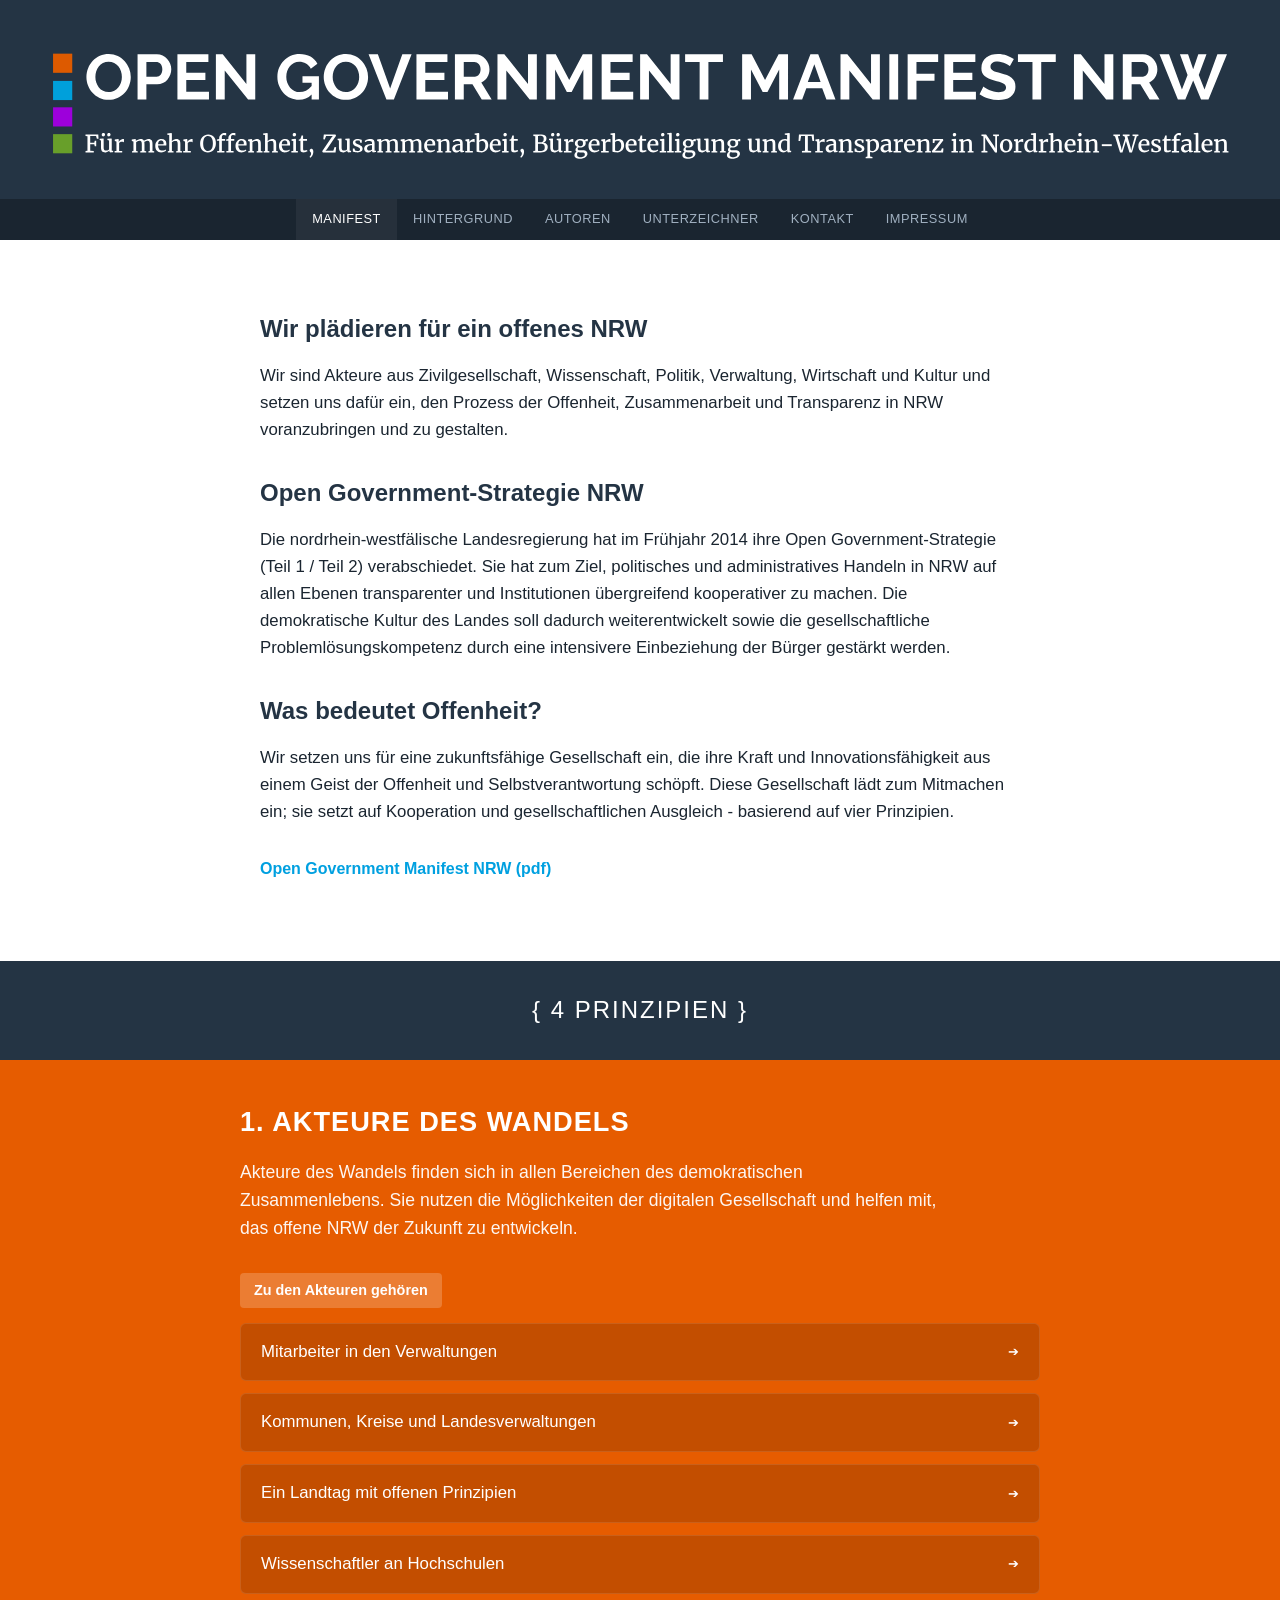
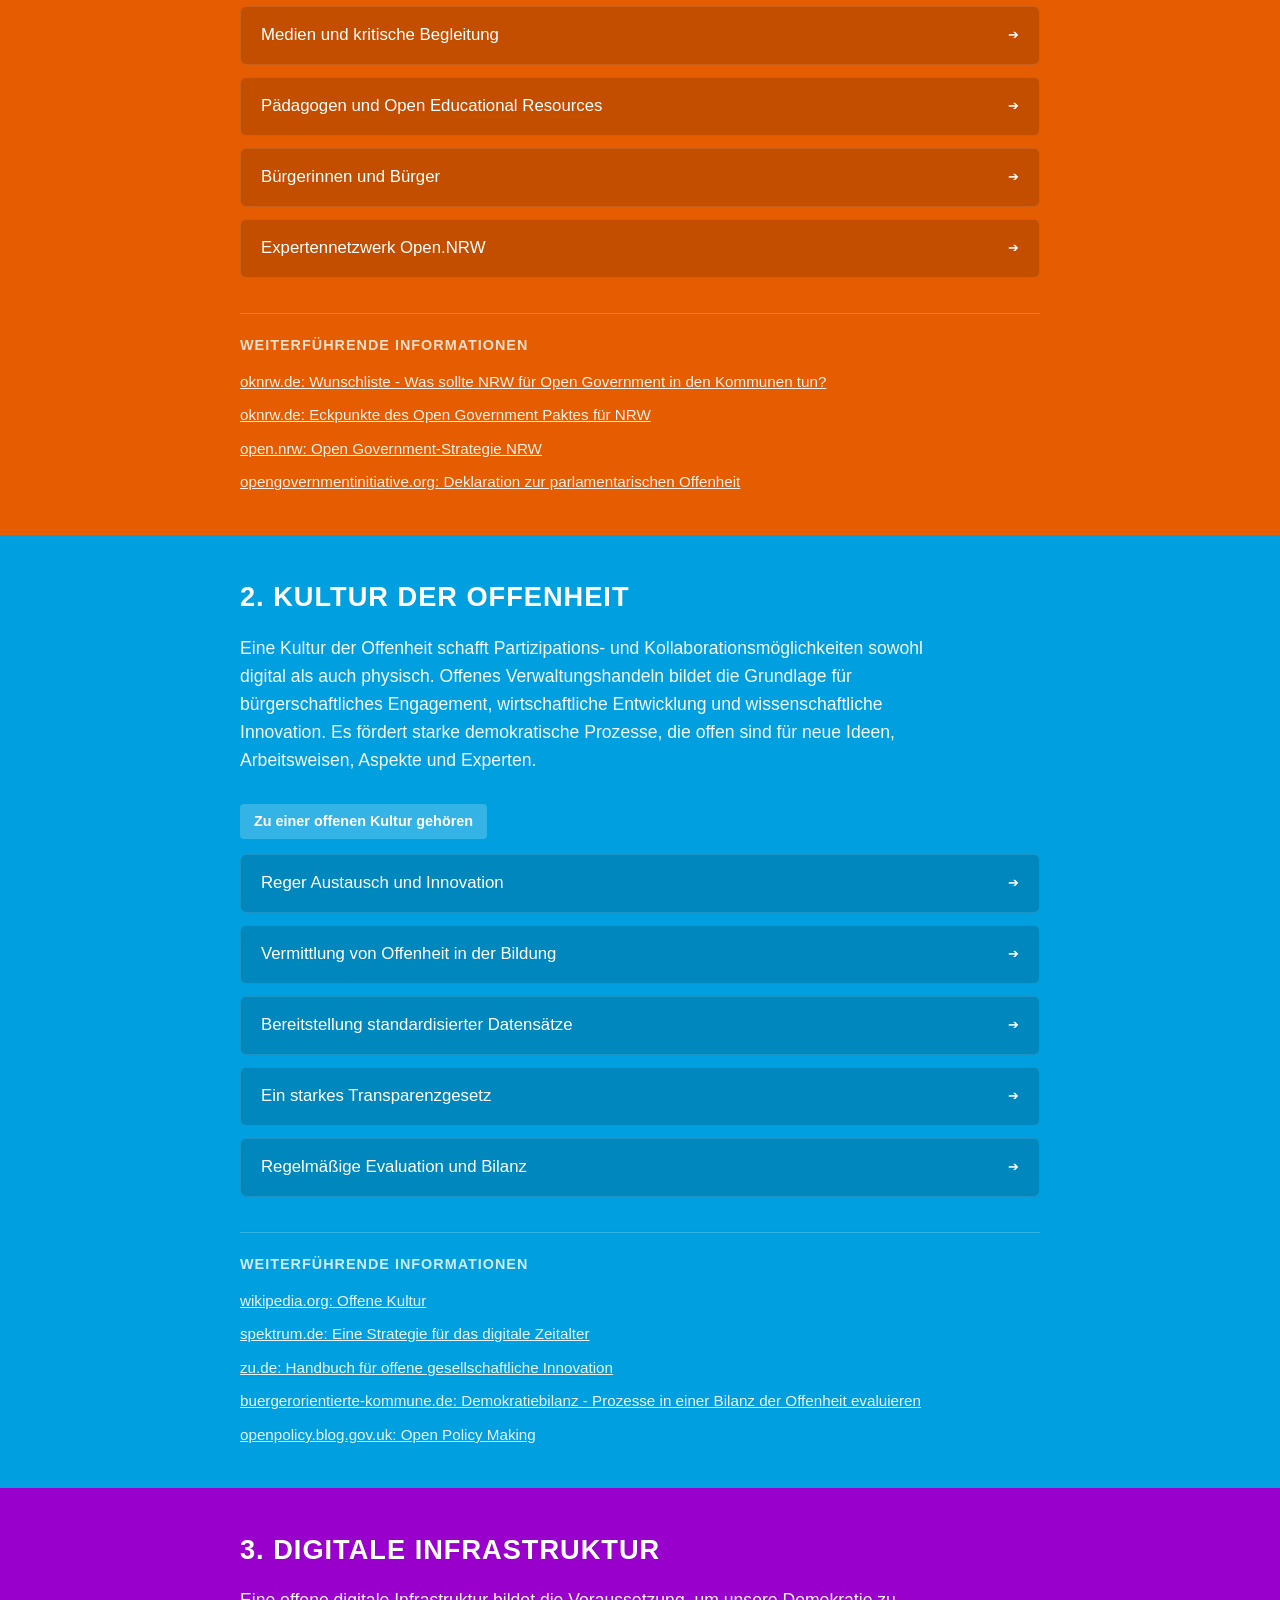
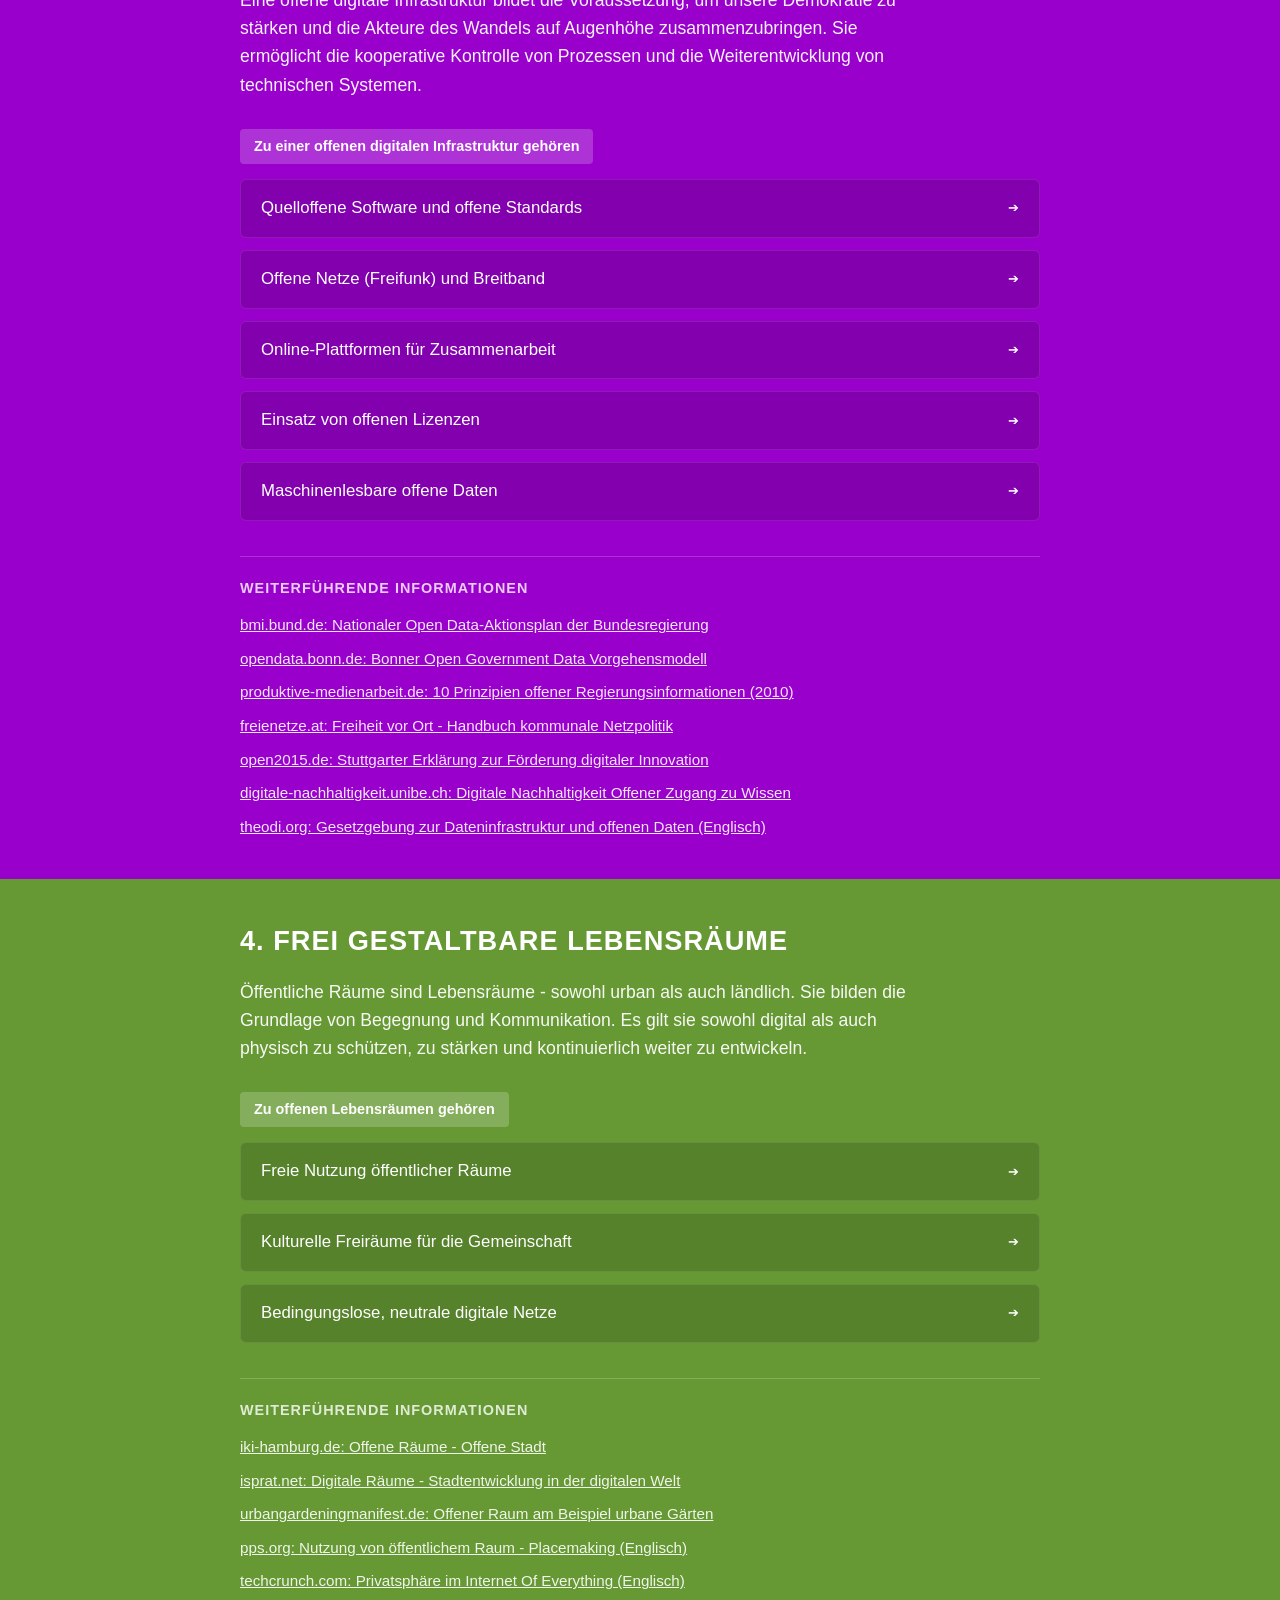
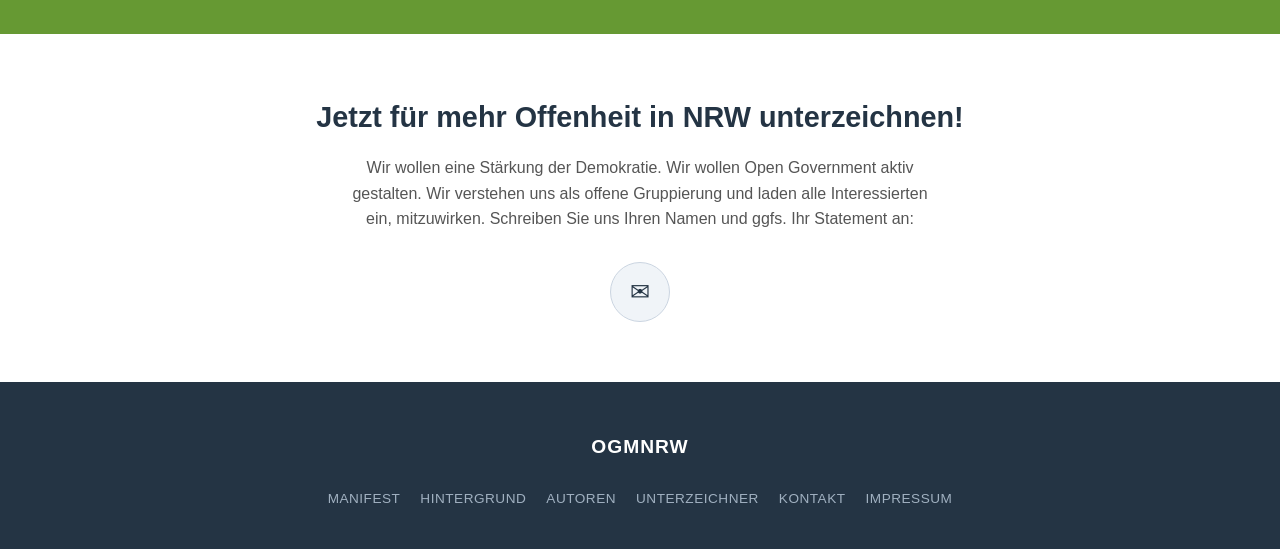
<file: docs/index.html>
<!DOCTYPE html>
<html lang="de">
<head>
    <meta charset="UTF-8">
    <meta name="viewport" content="width=device-width, initial-scale=1.0">
    <title>Open Government Manifest NRW</title>
    <link rel="stylesheet" href="style.css">
</head>
<body>

    <header>
        <a href="index.html"><img src="pics/logo_ogmnrw_5.svg" alt="Open Government Manifest NRW" class="header-logo"></a>
    </header>

    <nav class="page-nav">
        <a href="index.html" class="active">Manifest</a>
        <a href="hintergrund.html">Hintergrund</a>
        <a href="autoren.html">Autoren</a>
        <a href="unterzeichner.html">Unterzeichner</a>
        <a href="kontakt.html">Kontakt</a>
        <a href="impressum.html">Impressum</a>
    </nav>

    <main class="container">
        <section class="intro-section">
            <h2>Wir plädieren für ein offenes NRW</h2>
            <p>Wir sind Akteure aus Zivilgesellschaft, Wissenschaft, Politik, Verwaltung, Wirtschaft und Kultur und setzen uns dafür ein, den Prozess der Offenheit, Zusammenarbeit und Transparenz in NRW voranzubringen und zu gestalten.</p>

            <h2>Open Government-Strategie NRW</h2>
            <p>Die nordrhein-westfälische Landesregierung hat im Frühjahr 2014 ihre Open Government-Strategie (Teil 1 / Teil 2) verabschiedet. Sie hat zum Ziel, politisches und administratives Handeln in NRW auf allen Ebenen transparenter und Institutionen übergreifend kooperativer zu machen. Die demokratische Kultur des Landes soll dadurch weiterentwickelt sowie die gesellschaftliche Problemlösungskompetenz durch eine intensivere Einbeziehung der Bürger gestärkt werden.</p>

            <h2>Was bedeutet Offenheit?</h2>
            <p>Wir setzen uns für eine zukunftsfähige Gesellschaft ein, die ihre Kraft und Innovationsfähigkeit aus einem Geist der Offenheit und Selbstverantwortung schöpft. Diese Gesellschaft lädt zum Mitmachen ein; sie setzt auf Kooperation und gesellschaftlichen Ausgleich - basierend auf vier Prinzipien.</p>

            <a href="https://github.com/OKNRW/Open-Government-Manifest-NRW/blob/master/OpenGovernmentManifest_NRW.pdf" class="download-link" target="_blank" rel="noopener">Open Government Manifest NRW (pdf)</a>
        </section>
    </main>

    <div class="prinzipien-header">
        { 4 PRINZIPIEN }
    </div>

    <section class="prinzip-section p1">
        <div class="prinzip-main-content">
            <h3>1. Akteure des Wandels</h3>
            <p>Akteure des Wandels finden sich in allen Bereichen des demokratischen Zusammenlebens. Sie nutzen die Möglichkeiten der digitalen Gesellschaft und helfen mit, das offene NRW der Zukunft zu entwickeln.</p>
            <div class="prinzip-badge">Zu den Akteuren gehören</div>

            <div class="sub-accordion">
                <div class="sub-accordion-header">Mitarbeiter in den Verwaltungen <span class="sub-accordion-icon">➔</span></div>
                <div class="sub-accordion-body"><div class="sub-accordion-content">Mitarbeiter in den Verwaltungen, die offene Schnittstellen in ihrer Arbeit entwickeln und sich für eine Öffnung der Daten einsetzen sowie diese nach innen und nach außen nutzbar machen und nutzen.</div></div>
            </div>
            <div class="sub-accordion">
                <div class="sub-accordion-header">Kommunen, Kreise und Landesverwaltungen <span class="sub-accordion-icon">➔</span></div>
                <div class="sub-accordion-body"><div class="sub-accordion-content">Kommunen, Kreise und Landesverwaltungen bzw. -einrichtungen, die ihre politischen und administrativen Prozesse öffnen, um Bürger und Wirtschaft einzubeziehen.</div></div>
            </div>
            <div class="sub-accordion">
                <div class="sub-accordion-header">Ein Landtag mit offenen Prinzipien <span class="sub-accordion-icon">➔</span></div>
                <div class="sub-accordion-body"><div class="sub-accordion-content">Ein Landtag, der die in der Deklaration zur parlamentarischen Offenheit definierten Prinzipien als seine eigenen annimmt und in seiner gesamten Organisation aktiv lebt.</div></div>
            </div>
            <div class="sub-accordion">
                <div class="sub-accordion-header">Wissenschaftler an Hochschulen <span class="sub-accordion-icon">➔</span></div>
                <div class="sub-accordion-body"><div class="sub-accordion-content">Wissenschaftler an Hochschulen, die ihre Forschungsdaten offenlegen und in frei zugänglichen Publikationen veröffentlichen.</div></div>
            </div>
            <div class="sub-accordion">
                <div class="sub-accordion-header">Medien und kritische Begleitung <span class="sub-accordion-icon">➔</span></div>
                <div class="sub-accordion-body"><div class="sub-accordion-content">Medien, die den Prozess kritisch begleiten, offene Daten selber nutzen, aufbereiten und der Öffentlichkeit zugänglich machen.</div></div>
            </div>
            <div class="sub-accordion">
                <div class="sub-accordion-header">Pädagogen und Open Educational Resources <span class="sub-accordion-icon">➔</span></div>
                <div class="sub-accordion-body"><div class="sub-accordion-content">Pädagogen, die ihre Lehr- und Lernmaterialien zur freien Verwendung als Open Educational Resource (OER) bereitstellen.</div></div>
            </div>
            <div class="sub-accordion">
                <div class="sub-accordion-header">Bürgerinnen und Bürger <span class="sub-accordion-icon">➔</span></div>
                <div class="sub-accordion-body"><div class="sub-accordion-content">Bürgerinnen und Bürger, die sich für eine demokratische Erneuerung auf den verschiedenen staatlichen Ebenen einsetzen und vielfältigste Kompetenzen einbringen.</div></div>
            </div>
            <div class="sub-accordion">
                <div class="sub-accordion-header">Expertennetzwerk Open.NRW <span class="sub-accordion-icon">➔</span></div>
                <div class="sub-accordion-body"><div class="sub-accordion-content">Das Expertennetzwerk Open.NRW als (kommunales) Kompetenzzentrum für Offenheit in NRW, um die verfügbaren Ressourcen für ein zukunftsfähiges und demokratisches Land transparent zu bündeln.</div></div>
            </div>

            <div class="info-links">
                <h4>Weiterführende Informationen</h4>
                <ul>
                    <li><a href="#">oknrw.de: Wunschliste - Was sollte NRW für Open Government in den Kommunen tun?</a></li>
                    <li><a href="#">oknrw.de: Eckpunkte des Open Government Paktes für NRW</a></li>
                    <li><a href="#">open.nrw: Open Government-Strategie NRW</a></li>
                    <li><a href="#">opengovernmentinitiative.org: Deklaration zur parlamentarischen Offenheit</a></li>
                </ul>
            </div>
        </div>
    </section>

    <section class="prinzip-section p2">
        <div class="prinzip-main-content">
            <h3>2. Kultur der Offenheit</h3>
            <p>Eine Kultur der Offenheit schafft Partizipations- und Kollaborationsmöglichkeiten sowohl digital als auch physisch. Offenes Verwaltungshandeln bildet die Grundlage für bürgerschaftliches Engagement, wirtschaftliche Entwicklung und wissenschaftliche Innovation. Es fördert starke demokratische Prozesse, die offen sind für neue Ideen, Arbeitsweisen, Aspekte und Experten.</p>
            <div class="prinzip-badge">Zu einer offenen Kultur gehören</div>

            <div class="sub-accordion">
                <div class="sub-accordion-header">Reger Austausch und Innovation <span class="sub-accordion-icon">➔</span></div>
                <div class="sub-accordion-body"><div class="sub-accordion-content">Ein reger Austausch zwischen allen Akteuren zur Förderung der Innovation - auch und vor allem in der Verwaltung. Durch Mobilisierung von internem und externem Wissen auf Augenhöhe können Veränderungsprozesse besser und schneller vollzogen werden.</div></div>
            </div>
            <div class="sub-accordion">
                <div class="sub-accordion-header">Vermittlung von Offenheit in der Bildung <span class="sub-accordion-icon">➔</span></div>
                <div class="sub-accordion-body"><div class="sub-accordion-content">Vermittlung von Offenheit, Transparenz, Medienkompetenz, Inklusion und Integration in der Bildung. Die informationelle Selbstbestimmung muss rechtlich und technisch abgesichert werden.</div></div>
            </div>
            <div class="sub-accordion">
                <div class="sub-accordion-header">Bereitstellung standardisierter Datensätze <span class="sub-accordion-icon">➔</span></div>
                <div class="sub-accordion-body"><div class="sub-accordion-content">Die selbstverständliche Bereitstellung von Ergebnissen des Verwaltungshandelns in standardisierten Datensätzen. Die Offenlegung von amtlichen Daten stärkt unsere Demokratie und verringert die Korruption schon im Ansatz. Ergebnisse von Verwaltungsprozessen dürfen nicht verborgen bleiben. Land und Verwaltung haben hier nichts zu verbergen.</div></div>
            </div>
            <div class="sub-accordion">
                <div class="sub-accordion-header">Ein starkes Transparenzgesetz <span class="sub-accordion-icon">➔</span></div>
                <div class="sub-accordion-body"><div class="sub-accordion-content">Ein Transparenzgesetz, damit Verträge zur Daseinsvorsorge, Gutachten, Statistiken, Verwaltungsvorschriften, öffentliche Pläne, Geodaten und vieles mehr für jedermann einfach in einem zentralen und kostenlosen Informationsregister veröffentlicht werden.</div></div>
            </div>
            <div class="sub-accordion">
                <div class="sub-accordion-header">Regelmäßige Evaluation und Bilanz <span class="sub-accordion-icon">➔</span></div>
                <div class="sub-accordion-body"><div class="sub-accordion-content">Eine regelmäßige Evaluation der Prozesse in einer Bilanz der Offenheit, die alle Akteure in ständiger Zusammenarbeit erstellen.</div></div>
            </div>

            <div class="info-links">
                <h4>Weiterführende Informationen</h4>
                <ul>
                    <li><a href="#">wikipedia.org: Offene Kultur</a></li>
                    <li><a href="#">spektrum.de: Eine Strategie für das digitale Zeitalter</a></li>
                    <li><a href="#">zu.de: Handbuch für offene gesellschaftliche Innovation</a></li>
                    <li><a href="#">buergerorientierte-kommune.de: Demokratiebilanz - Prozesse in einer Bilanz der Offenheit evaluieren</a></li>
                    <li><a href="#">openpolicy.blog.gov.uk: Open Policy Making</a></li>
                </ul>
            </div>
        </div>
    </section>

    <section class="prinzip-section p3">
        <div class="prinzip-main-content">
            <h3>3. Digitale Infrastruktur</h3>
            <p>Eine offene digitale Infrastruktur bildet die Voraussetzung, um unsere Demokratie zu stärken und die Akteure des Wandels auf Augenhöhe zusammenzubringen. Sie ermöglicht die kooperative Kontrolle von Prozessen und die Weiterentwicklung von technischen Systemen.</p>
            <div class="prinzip-badge">Zu einer offenen digitalen Infrastruktur gehören</div>

            <div class="sub-accordion">
                <div class="sub-accordion-header">Quelloffene Software und offene Standards <span class="sub-accordion-icon">➔</span></div>
                <div class="sub-accordion-body"><div class="sub-accordion-content">Die Verwendung von quelloffener Software, offenen Schnittstellen und offenen Standards um Interoperabilität, Nachhaltigkeit und Innovationen zu stärken.</div></div>
            </div>
            <div class="sub-accordion">
                <div class="sub-accordion-header">Offene Netze (Freifunk) und Breitband <span class="sub-accordion-icon">➔</span></div>
                <div class="sub-accordion-body"><div class="sub-accordion-content">Die Bereitstellung von offenen Netzen (Freifunk) und der Ausbau des Breitbandnetzes.</div></div>
            </div>
            <div class="sub-accordion">
                <div class="sub-accordion-header">Online-Plattformen für Zusammenarbeit <span class="sub-accordion-icon">➔</span></div>
                <div class="sub-accordion-body"><div class="sub-accordion-content">Die Bereitstellung von Online-Plattformen und Werkzeugen um Dialog, Partizipation und Zusammenarbeit zu fördern.</div></div>
            </div>
            <div class="sub-accordion">
                <div class="sub-accordion-header">Einsatz von offenen Lizenzen <span class="sub-accordion-icon">➔</span></div>
                <div class="sub-accordion-body"><div class="sub-accordion-content">Der Einsatz von offenen Lizenzen, um den Zugang und die Weiterverarbeitung von Bildungs- und Wissensressourcen zu ermöglichen.</div></div>
            </div>
            <div class="sub-accordion">
                <div class="sub-accordion-header">Maschinenlesbare offene Daten <span class="sub-accordion-icon">➔</span></div>
                <div class="sub-accordion-body"><div class="sub-accordion-content">Die Bereitstellung von offenen Daten in strukturierter, maschinenlesbarer Form oder über eine offene Schnittstelle, sodass sie kostenfrei zugänglich sind und weiterverarbeitet und weiterverbreitet werden können.</div></div>
            </div>

            <div class="info-links">
                <h4>Weiterführende Informationen</h4>
                <ul>
                    <li><a href="#">bmi.bund.de: Nationaler Open Data-Aktionsplan der Bundesregierung</a></li>
                    <li><a href="#">opendata.bonn.de: Bonner Open Government Data Vorgehensmodell</a></li>
                    <li><a href="#">produktive-medienarbeit.de: 10 Prinzipien offener Regierungsinformationen (2010)</a></li>
                    <li><a href="#">freienetze.at: Freiheit vor Ort - Handbuch kommunale Netzpolitik</a></li>
                    <li><a href="#">open2015.de: Stuttgarter Erklärung zur Förderung digitaler Innovation</a></li>
                    <li><a href="#">digitale-nachhaltigkeit.unibe.ch: Digitale Nachhaltigkeit Offener Zugang zu Wissen</a></li>
                    <li><a href="#">theodi.org: Gesetzgebung zur Dateninfrastruktur und offenen Daten (Englisch)</a></li>
                </ul>
            </div>
        </div>
    </section>

    <section class="prinzip-section p4">
        <div class="prinzip-main-content">
            <h3>4. Frei gestaltbare Lebensräume</h3>
            <p>Öffentliche Räume sind Lebensräume - sowohl urban als auch ländlich. Sie bilden die Grundlage von Begegnung und Kommunikation. Es gilt sie sowohl digital als auch physisch zu schützen, zu stärken und kontinuierlich weiter zu entwickeln.</p>
            <div class="prinzip-badge">Zu offenen Lebensräumen gehören</div>

            <div class="sub-accordion">
                <div class="sub-accordion-header">Freie Nutzung öffentlicher Räume <span class="sub-accordion-icon">➔</span></div>
                <div class="sub-accordion-body"><div class="sub-accordion-content">Die freie Nutzung von öffentlichen Plätzen und Wegen als Orte der Begegnung ohne kommerziellen Zwang. Sie sind Teil einer lebenswerten und lebendigen Kommune.</div></div>
            </div>
            <div class="sub-accordion">
                <div class="sub-accordion-header">Kulturelle Freiräume für die Gemeinschaft <span class="sub-accordion-icon">➔</span></div>
                <div class="sub-accordion-body"><div class="sub-accordion-content">Kulturelle Freiräume, deren Bedeutung sich nicht nur am monetären Wert ihrer Flächen bemisst, sondern an der Relevanz für die Gemeinschaft.</div></div>
            </div>
            <div class="sub-accordion">
                <div class="sub-accordion-header">Bedingungslose, neutrale digitale Netze <span class="sub-accordion-icon">➔</span></div>
                <div class="sub-accordion-body"><div class="sub-accordion-content">Bedingungslos öffentliche und neutrale digitale Netze und Räume, die den Austausch von Information und die Kommunikation erweitern.</div></div>
            </div>

            <div class="info-links">
                <h4>Weiterführende Informationen</h4>
                <ul>
                    <li><a href="#">iki-hamburg.de: Offene Räume - Offene Stadt</a></li>
                    <li><a href="#">isprat.net: Digitale Räume - Stadtentwicklung in der digitalen Welt</a></li>
                    <li><a href="#">urbangardeningmanifest.de: Offener Raum am Beispiel urbane Gärten</a></li>
                    <li><a href="#">pps.org: Nutzung von öffentlichem Raum - Placemaking (Englisch)</a></li>
                    <li><a href="#">techcrunch.com: Privatsphäre im Internet Of Everything (Englisch)</a></li>
                </ul>
            </div>
        </div>
    </section>

    <section class="cta-section">
        <h2>Jetzt für mehr Offenheit in NRW unterzeichnen!</h2>
        <p>Wir wollen eine Stärkung der Demokratie. Wir wollen Open Government aktiv gestalten. Wir verstehen uns als offene Gruppierung und laden alle Interessierten ein, mitzuwirken. Schreiben Sie uns Ihren Namen und ggfs. Ihr Statement an:</p>
        <a href="mailto:info@oknrw.de" class="mail-icon-btn" aria-label="E-Mail senden">
            ✉
        </a>
    </section>

    <footer>
        <div class="footer-content">
            <div class="footer-logo">
                <div class="logo-bars">
                    <div class="bar orange"></div>
                    <div class="bar blue"></div>
                    <div class="bar purple"></div>
                    <div class="bar green"></div>
                </div>
                <span>OGMNRW</span>
            </div>
            <nav class="footer-links">
                <a href="index.html">Manifest</a>
                <a href="hintergrund.html">Hintergrund</a>
                <a href="autoren.html">Autoren</a>
                <a href="unterzeichner.html">Unterzeichner</a>
                <a href="kontakt.html">Kontakt</a>
                <a href="impressum.html">Impressum</a>
            </nav>
        </div>
    </footer>

    <script src="app.js"></script>
</body>
</html>
</file>
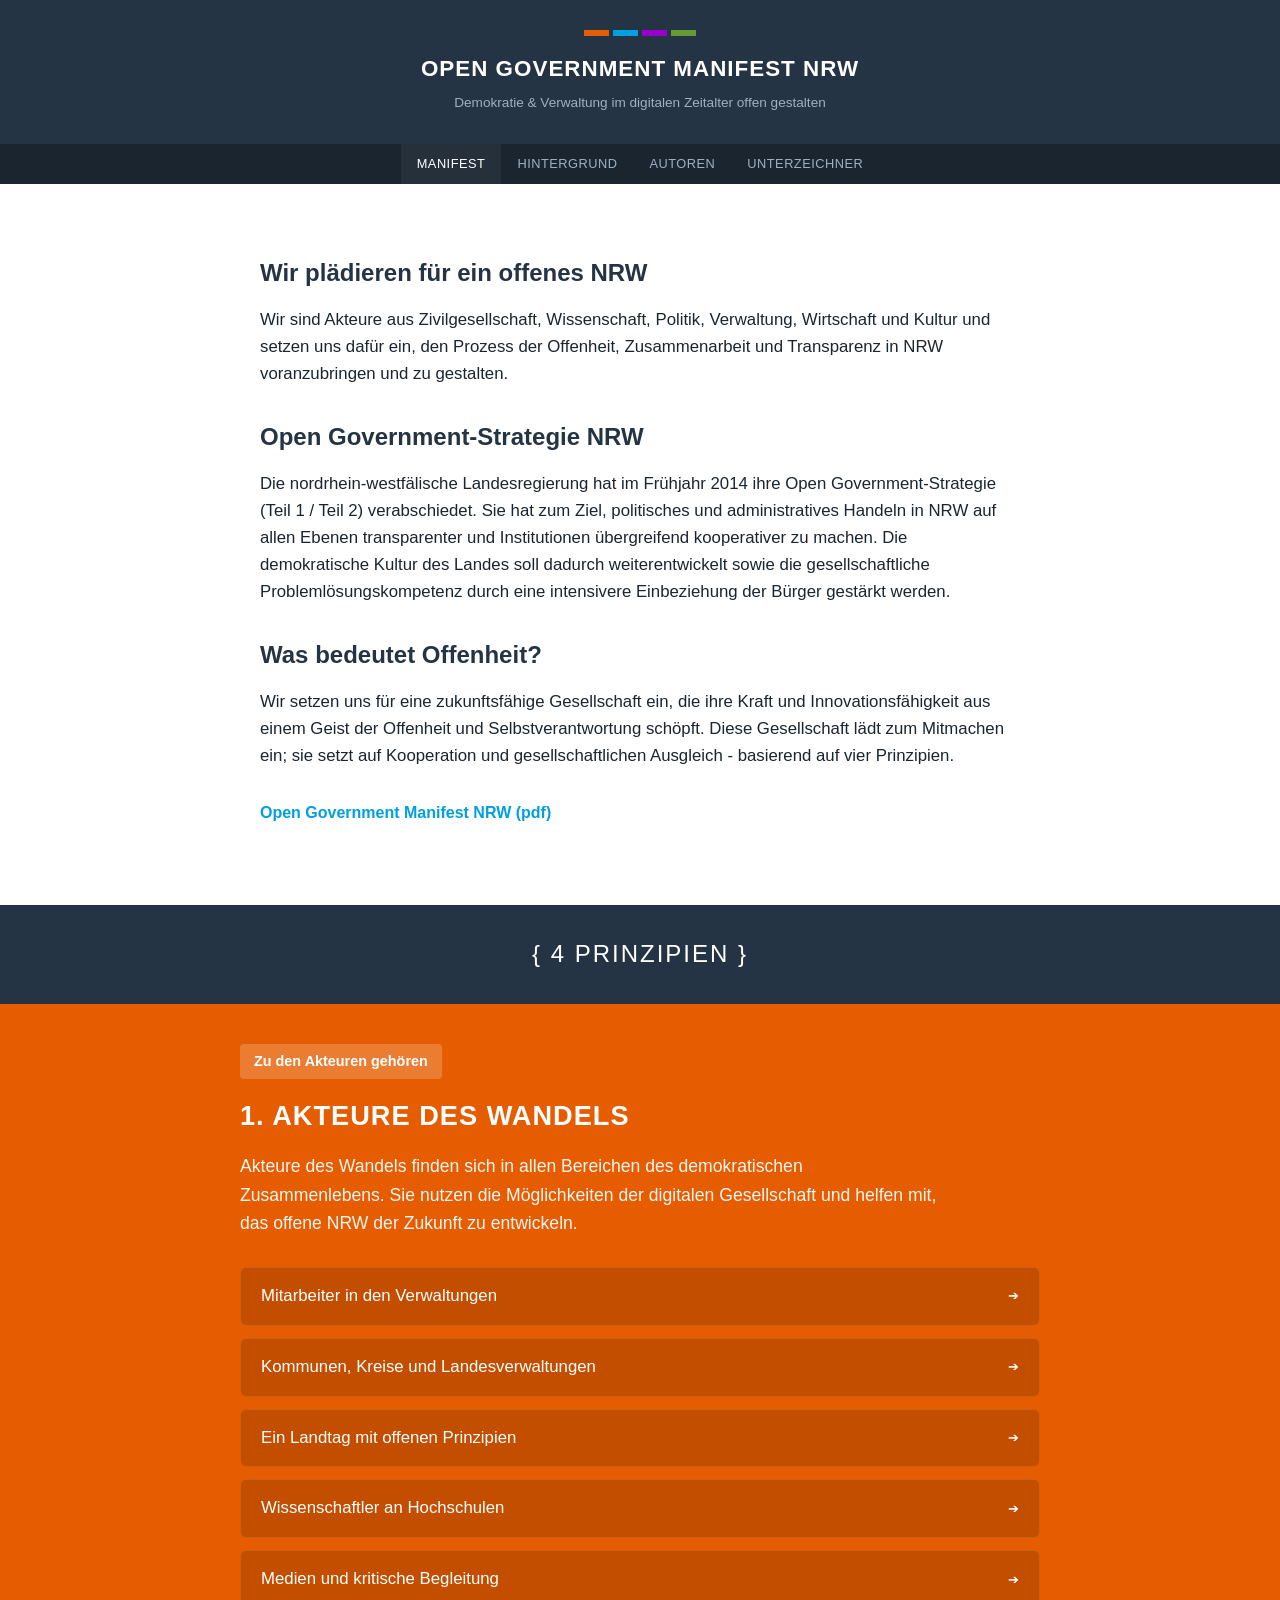
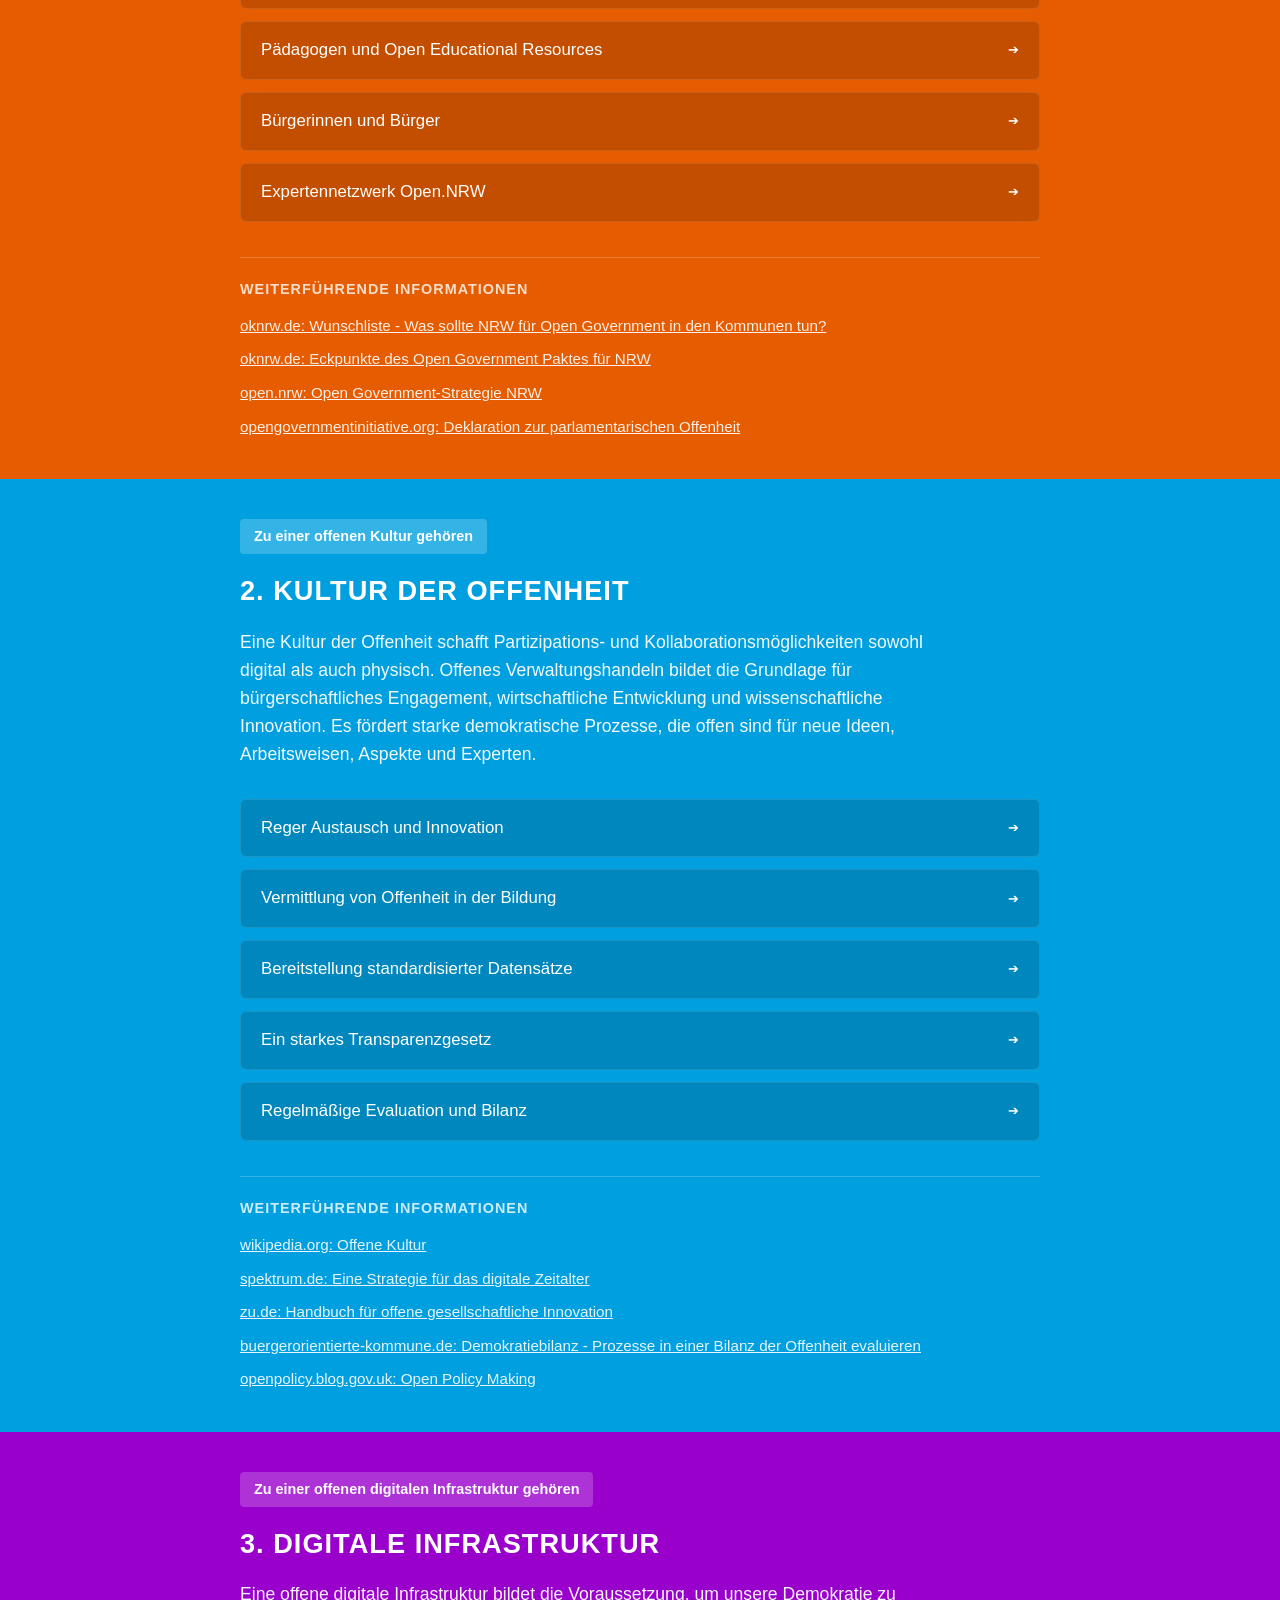
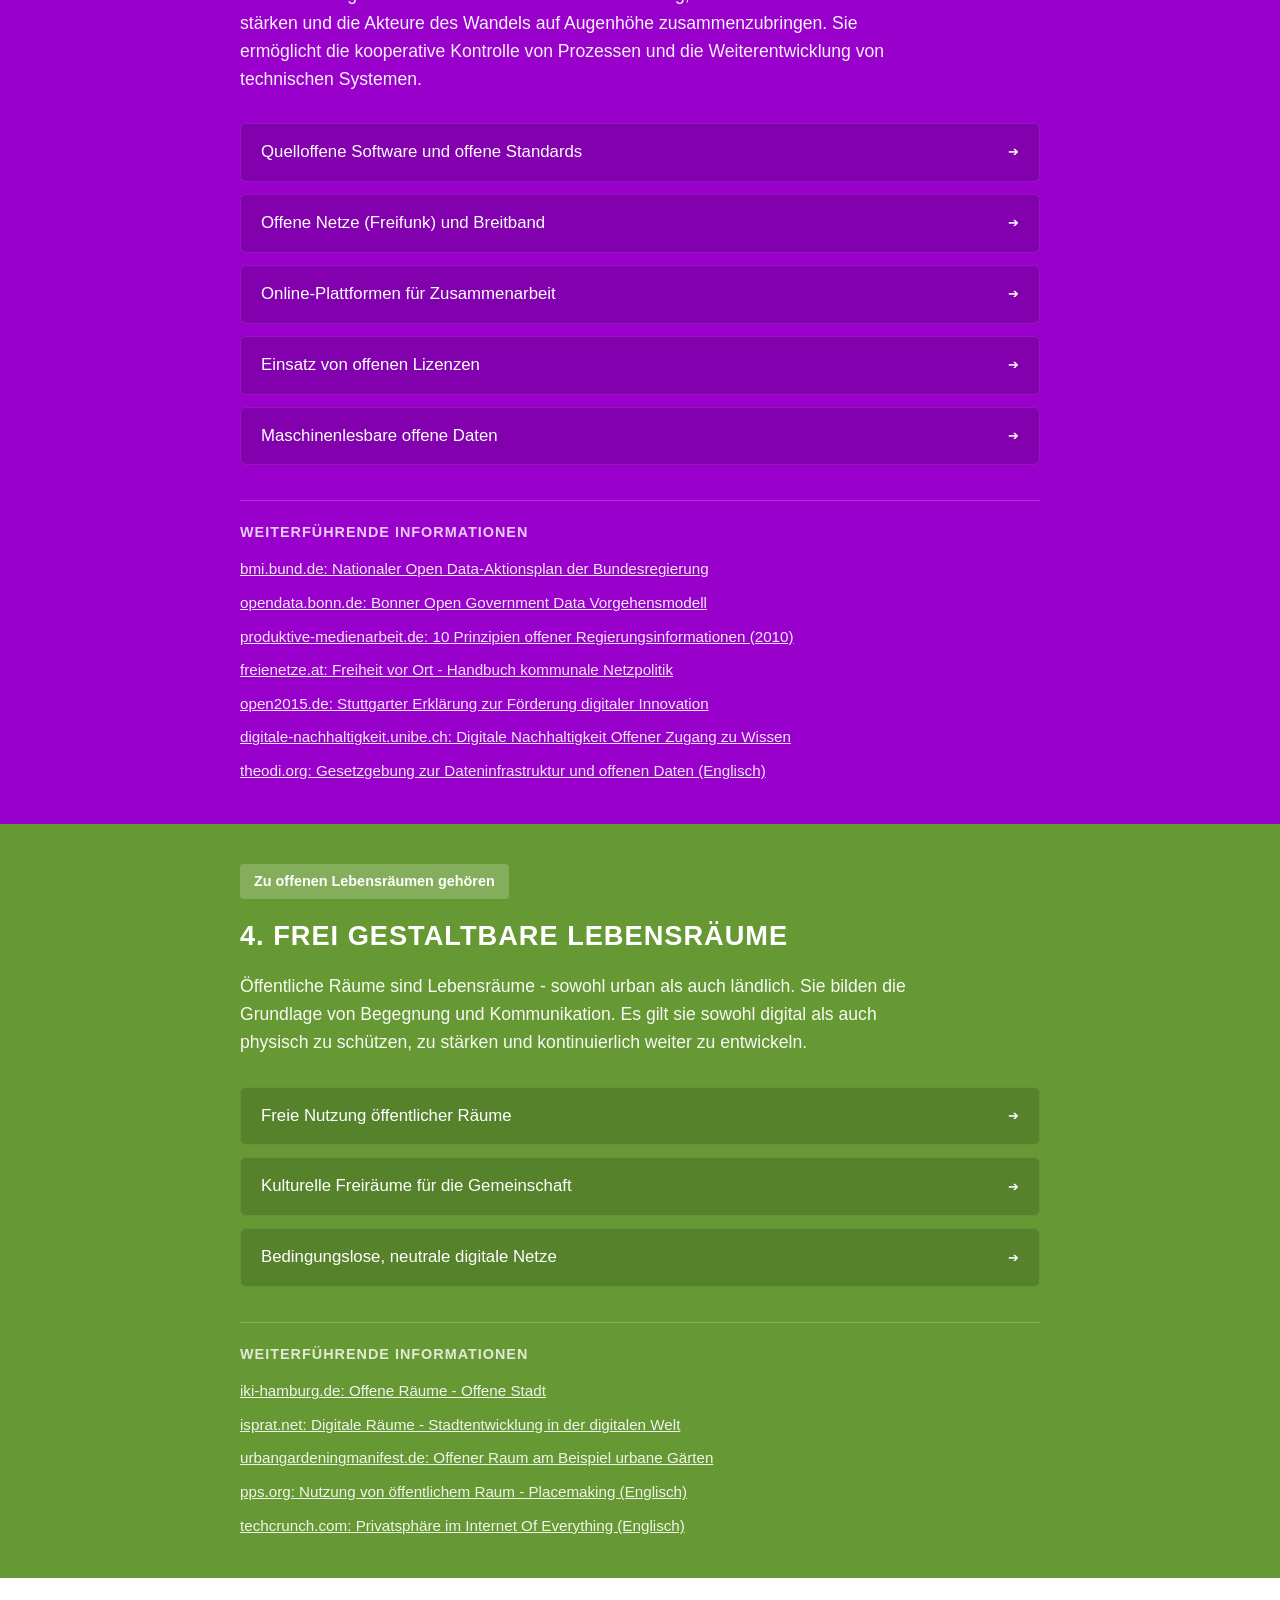
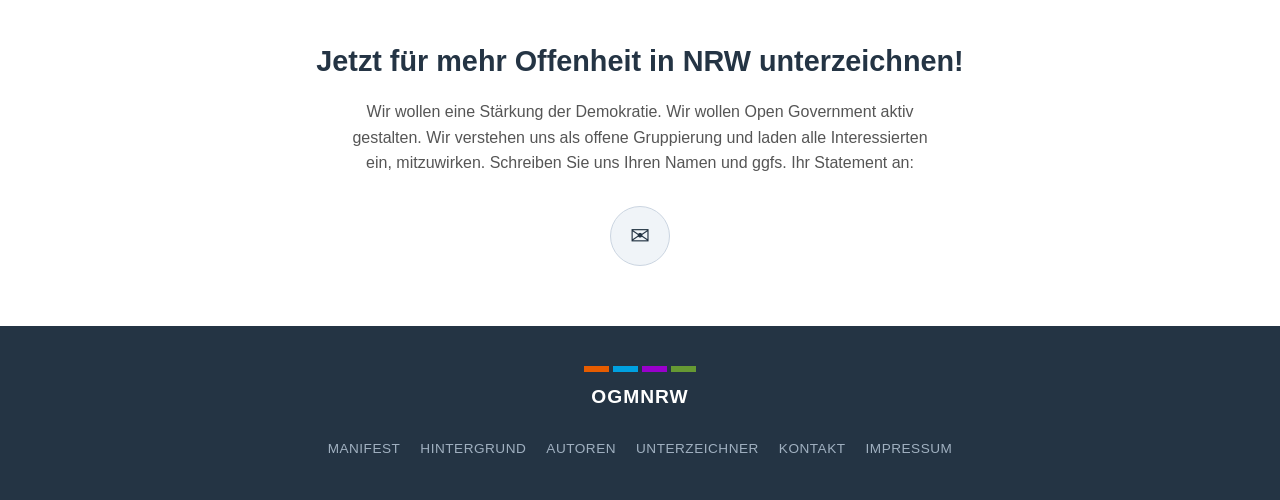
<file: website/index.html>
<!DOCTYPE html>
<html lang="de">
<head>
    <meta charset="UTF-8">
    <meta name="viewport" content="width=device-width, initial-scale=1.0">
    <title>Open Government Manifest NRW</title>
    <link rel="stylesheet" href="style.css">
</head>
<body>

    <header>
        <div class="logo-container">
            <div class="logo-bars">
                <div class="bar orange"></div>
                <div class="bar blue"></div>
                <div class="bar purple"></div>
                <div class="bar green"></div>
            </div>
            <div class="logo-text">
                <h1>Open Government Manifest NRW</h1>
                <p>Demokratie & Verwaltung im digitalen Zeitalter offen gestalten</p>
            </div>
        </div>
    </header>

    <nav class="page-nav">
        <a href="index.html" class="active">Manifest</a>
        <a href="hintergrund.html">Hintergrund</a>
        <a href="autoren.html">Autoren</a>
        <a href="unterzeichner.html">Unterzeichner</a>
    </nav>

    <main class="container">
        <section class="intro-section">
            <h2>Wir plädieren für ein offenes NRW</h2>
            <p>Wir sind Akteure aus Zivilgesellschaft, Wissenschaft, Politik, Verwaltung, Wirtschaft und Kultur und setzen uns dafür ein, den Prozess der Offenheit, Zusammenarbeit und Transparenz in NRW voranzubringen und zu gestalten.</p>

            <h2>Open Government-Strategie NRW</h2>
            <p>Die nordrhein-westfälische Landesregierung hat im Frühjahr 2014 ihre Open Government-Strategie (Teil 1 / Teil 2) verabschiedet. Sie hat zum Ziel, politisches und administratives Handeln in NRW auf allen Ebenen transparenter und Institutionen übergreifend kooperativer zu machen. Die demokratische Kultur des Landes soll dadurch weiterentwickelt sowie die gesellschaftliche Problemlösungskompetenz durch eine intensivere Einbeziehung der Bürger gestärkt werden.</p>

            <h2>Was bedeutet Offenheit?</h2>
            <p>Wir setzen uns für eine zukunftsfähige Gesellschaft ein, die ihre Kraft und Innovationsfähigkeit aus einem Geist der Offenheit und Selbstverantwortung schöpft. Diese Gesellschaft lädt zum Mitmachen ein; sie setzt auf Kooperation und gesellschaftlichen Ausgleich - basierend auf vier Prinzipien.</p>

            <a href="#" class="download-link">Open Government Manifest NRW (pdf)</a>
        </section>
    </main>

    <div class="prinzipien-header">
        { 4 PRINZIPIEN }
    </div>

    <section class="prinzip-section p1">
        <div class="prinzip-main-content">
            <div class="prinzip-badge">Zu den Akteuren gehören</div>
            <h3>1. Akteure des Wandels</h3>
            <p>Akteure des Wandels finden sich in allen Bereichen des demokratischen Zusammenlebens. Sie nutzen die Möglichkeiten der digitalen Gesellschaft und helfen mit, das offene NRW der Zukunft zu entwickeln.</p>

            <div class="sub-accordion">
                <div class="sub-accordion-header">Mitarbeiter in den Verwaltungen <span class="sub-accordion-icon">➔</span></div>
                <div class="sub-accordion-body"><div class="sub-accordion-content">Mitarbeiter in den Verwaltungen, die offene Schnittstellen in ihrer Arbeit entwickeln und sich für eine Öffnung der Daten einsetzen sowie diese nach innen und nach außen nutzbar machen und nutzen.</div></div>
            </div>
            <div class="sub-accordion">
                <div class="sub-accordion-header">Kommunen, Kreise und Landesverwaltungen <span class="sub-accordion-icon">➔</span></div>
                <div class="sub-accordion-body"><div class="sub-accordion-content">Kommunen, Kreise und Landesverwaltungen bzw. -einrichtungen, die ihre politischen und administrativen Prozesse öffnen, um Bürger und Wirtschaft einzubeziehen.</div></div>
            </div>
            <div class="sub-accordion">
                <div class="sub-accordion-header">Ein Landtag mit offenen Prinzipien <span class="sub-accordion-icon">➔</span></div>
                <div class="sub-accordion-body"><div class="sub-accordion-content">Ein Landtag, der die in der Deklaration zur parlamentarischen Offenheit definierten Prinzipien als seine eigenen annimmt und in seiner gesamten Organisation aktiv lebt.</div></div>
            </div>
            <div class="sub-accordion">
                <div class="sub-accordion-header">Wissenschaftler an Hochschulen <span class="sub-accordion-icon">➔</span></div>
                <div class="sub-accordion-body"><div class="sub-accordion-content">Wissenschaftler an Hochschulen, die ihre Forschungsdaten offenlegen und in frei zugänglichen Publikationen veröffentlichen.</div></div>
            </div>
            <div class="sub-accordion">
                <div class="sub-accordion-header">Medien und kritische Begleitung <span class="sub-accordion-icon">➔</span></div>
                <div class="sub-accordion-body"><div class="sub-accordion-content">Medien, die den Prozess kritisch begleiten, offene Daten selber nutzen, aufbereiten und der Öffentlichkeit zugänglich machen.</div></div>
            </div>
            <div class="sub-accordion">
                <div class="sub-accordion-header">Pädagogen und Open Educational Resources <span class="sub-accordion-icon">➔</span></div>
                <div class="sub-accordion-body"><div class="sub-accordion-content">Pädagogen, die ihre Lehr- und Lernmaterialien zur freien Verwendung als Open Educational Resource (OER) bereitstellen.</div></div>
            </div>
            <div class="sub-accordion">
                <div class="sub-accordion-header">Bürgerinnen und Bürger <span class="sub-accordion-icon">➔</span></div>
                <div class="sub-accordion-body"><div class="sub-accordion-content">Bürgerinnen und Bürger, die sich für eine demokratische Erneuerung auf den verschiedenen staatlichen Ebenen einsetzen und vielfältigste Kompetenzen einbringen.</div></div>
            </div>
            <div class="sub-accordion">
                <div class="sub-accordion-header">Expertennetzwerk Open.NRW <span class="sub-accordion-icon">➔</span></div>
                <div class="sub-accordion-body"><div class="sub-accordion-content">Das Expertennetzwerk Open.NRW als (kommunales) Kompetenzzentrum für Offenheit in NRW, um die verfügbaren Ressourcen für ein zukunftsfähiges und demokratisches Land transparent zu bündeln.</div></div>
            </div>

            <div class="info-links">
                <h4>Weiterführende Informationen</h4>
                <ul>
                    <li><a href="#">oknrw.de: Wunschliste - Was sollte NRW für Open Government in den Kommunen tun?</a></li>
                    <li><a href="#">oknrw.de: Eckpunkte des Open Government Paktes für NRW</a></li>
                    <li><a href="#">open.nrw: Open Government-Strategie NRW</a></li>
                    <li><a href="#">opengovernmentinitiative.org: Deklaration zur parlamentarischen Offenheit</a></li>
                </ul>
            </div>
        </div>
    </section>

    <section class="prinzip-section p2">
        <div class="prinzip-main-content">
            <div class="prinzip-badge">Zu einer offenen Kultur gehören</div>
            <h3>2. Kultur der Offenheit</h3>
            <p>Eine Kultur der Offenheit schafft Partizipations- und Kollaborationsmöglichkeiten sowohl digital als auch physisch. Offenes Verwaltungshandeln bildet die Grundlage für bürgerschaftliches Engagement, wirtschaftliche Entwicklung und wissenschaftliche Innovation. Es fördert starke demokratische Prozesse, die offen sind für neue Ideen, Arbeitsweisen, Aspekte und Experten.</p>

            <div class="sub-accordion">
                <div class="sub-accordion-header">Reger Austausch und Innovation <span class="sub-accordion-icon">➔</span></div>
                <div class="sub-accordion-body"><div class="sub-accordion-content">Ein reger Austausch zwischen allen Akteuren zur Förderung der Innovation - auch und vor allem in der Verwaltung. Durch Mobilisierung von internem und externem Wissen auf Augenhöhe können Veränderungsprozesse besser und schneller vollzogen werden.</div></div>
            </div>
            <div class="sub-accordion">
                <div class="sub-accordion-header">Vermittlung von Offenheit in der Bildung <span class="sub-accordion-icon">➔</span></div>
                <div class="sub-accordion-body"><div class="sub-accordion-content">Vermittlung von Offenheit, Transparenz, Medienkompetenz, Inklusion und Integration in der Bildung. Die informationelle Selbstbestimmung muss rechtlich und technisch abgesichert werden.</div></div>
            </div>
            <div class="sub-accordion">
                <div class="sub-accordion-header">Bereitstellung standardisierter Datensätze <span class="sub-accordion-icon">➔</span></div>
                <div class="sub-accordion-body"><div class="sub-accordion-content">Die selbstverständliche Bereitstellung von Ergebnissen des Verwaltungshandelns in standardisierten Datensätzen. Die Offenlegung von amtlichen Daten stärkt unsere Demokratie und verringert die Korruption schon im Ansatz. Ergebnisse von Verwaltungsprozessen dürfen nicht verborgen bleiben. Land und Verwaltung haben hier nichts zu verbergen.</div></div>
            </div>
            <div class="sub-accordion">
                <div class="sub-accordion-header">Ein starkes Transparenzgesetz <span class="sub-accordion-icon">➔</span></div>
                <div class="sub-accordion-body"><div class="sub-accordion-content">Ein Transparenzgesetz, damit Verträge zur Daseinsvorsorge, Gutachten, Statistiken, Verwaltungsvorschriften, öffentliche Pläne, Geodaten und vieles mehr für jedermann einfach in einem zentralen und kostenlosen Informationsregister veröffentlicht werden.</div></div>
            </div>
            <div class="sub-accordion">
                <div class="sub-accordion-header">Regelmäßige Evaluation und Bilanz <span class="sub-accordion-icon">➔</span></div>
                <div class="sub-accordion-body"><div class="sub-accordion-content">Eine regelmäßige Evaluation der Prozesse in einer Bilanz der Offenheit, die alle Akteure in ständiger Zusammenarbeit erstellen.</div></div>
            </div>

            <div class="info-links">
                <h4>Weiterführende Informationen</h4>
                <ul>
                    <li><a href="#">wikipedia.org: Offene Kultur</a></li>
                    <li><a href="#">spektrum.de: Eine Strategie für das digitale Zeitalter</a></li>
                    <li><a href="#">zu.de: Handbuch für offene gesellschaftliche Innovation</a></li>
                    <li><a href="#">buergerorientierte-kommune.de: Demokratiebilanz - Prozesse in einer Bilanz der Offenheit evaluieren</a></li>
                    <li><a href="#">openpolicy.blog.gov.uk: Open Policy Making</a></li>
                </ul>
            </div>
        </div>
    </section>

    <section class="prinzip-section p3">
        <div class="prinzip-main-content">
            <div class="prinzip-badge">Zu einer offenen digitalen Infrastruktur gehören</div>
            <h3>3. Digitale Infrastruktur</h3>
            <p>Eine offene digitale Infrastruktur bildet die Voraussetzung, um unsere Demokratie zu stärken und die Akteure des Wandels auf Augenhöhe zusammenzubringen. Sie ermöglicht die kooperative Kontrolle von Prozessen und die Weiterentwicklung von technischen Systemen.</p>

            <div class="sub-accordion">
                <div class="sub-accordion-header">Quelloffene Software und offene Standards <span class="sub-accordion-icon">➔</span></div>
                <div class="sub-accordion-body"><div class="sub-accordion-content">Die Verwendung von quelloffener Software, offenen Schnittstellen und offenen Standards um Interoperabilität, Nachhaltigkeit und Innovationen zu stärken.</div></div>
            </div>
            <div class="sub-accordion">
                <div class="sub-accordion-header">Offene Netze (Freifunk) und Breitband <span class="sub-accordion-icon">➔</span></div>
                <div class="sub-accordion-body"><div class="sub-accordion-content">Die Bereitstellung von offenen Netzen (Freifunk) und der Ausbau des Breitbandnetzes.</div></div>
            </div>
            <div class="sub-accordion">
                <div class="sub-accordion-header">Online-Plattformen für Zusammenarbeit <span class="sub-accordion-icon">➔</span></div>
                <div class="sub-accordion-body"><div class="sub-accordion-content">Die Bereitstellung von Online-Plattformen und Werkzeugen um Dialog, Partizipation und Zusammenarbeit zu fördern.</div></div>
            </div>
            <div class="sub-accordion">
                <div class="sub-accordion-header">Einsatz von offenen Lizenzen <span class="sub-accordion-icon">➔</span></div>
                <div class="sub-accordion-body"><div class="sub-accordion-content">Der Einsatz von offenen Lizenzen, um den Zugang und die Weiterverarbeitung von Bildungs- und Wissensressourcen zu ermöglichen.</div></div>
            </div>
            <div class="sub-accordion">
                <div class="sub-accordion-header">Maschinenlesbare offene Daten <span class="sub-accordion-icon">➔</span></div>
                <div class="sub-accordion-body"><div class="sub-accordion-content">Die Bereitstellung von offenen Daten in strukturierter, maschinenlesbarer Form oder über eine offene Schnittstelle, sodass sie kostenfrei zugänglich sind und weiterverarbeitet und weiterverbreitet werden können.</div></div>
            </div>

            <div class="info-links">
                <h4>Weiterführende Informationen</h4>
                <ul>
                    <li><a href="#">bmi.bund.de: Nationaler Open Data-Aktionsplan der Bundesregierung</a></li>
                    <li><a href="#">opendata.bonn.de: Bonner Open Government Data Vorgehensmodell</a></li>
                    <li><a href="#">produktive-medienarbeit.de: 10 Prinzipien offener Regierungsinformationen (2010)</a></li>
                    <li><a href="#">freienetze.at: Freiheit vor Ort - Handbuch kommunale Netzpolitik</a></li>
                    <li><a href="#">open2015.de: Stuttgarter Erklärung zur Förderung digitaler Innovation</a></li>
                    <li><a href="#">digitale-nachhaltigkeit.unibe.ch: Digitale Nachhaltigkeit Offener Zugang zu Wissen</a></li>
                    <li><a href="#">theodi.org: Gesetzgebung zur Dateninfrastruktur und offenen Daten (Englisch)</a></li>
                </ul>
            </div>
        </div>
    </section>

    <section class="prinzip-section p4">
        <div class="prinzip-main-content">
            <div class="prinzip-badge">Zu offenen Lebensräumen gehören</div>
            <h3>4. Frei gestaltbare Lebensräume</h3>
            <p>Öffentliche Räume sind Lebensräume - sowohl urban als auch ländlich. Sie bilden die Grundlage von Begegnung und Kommunikation. Es gilt sie sowohl digital als auch physisch zu schützen, zu stärken und kontinuierlich weiter zu entwickeln.</p>

            <div class="sub-accordion">
                <div class="sub-accordion-header">Freie Nutzung öffentlicher Räume <span class="sub-accordion-icon">➔</span></div>
                <div class="sub-accordion-body"><div class="sub-accordion-content">Die freie Nutzung von öffentlichen Plätzen und Wegen als Orte der Begegnung ohne kommerziellen Zwang. Sie sind Teil einer lebenswerten und lebendigen Kommune.</div></div>
            </div>
            <div class="sub-accordion">
                <div class="sub-accordion-header">Kulturelle Freiräume für die Gemeinschaft <span class="sub-accordion-icon">➔</span></div>
                <div class="sub-accordion-body"><div class="sub-accordion-content">Kulturelle Freiräume, deren Bedeutung sich nicht nur am monetären Wert ihrer Flächen bemisst, sondern an der Relevanz für die Gemeinschaft.</div></div>
            </div>
            <div class="sub-accordion">
                <div class="sub-accordion-header">Bedingungslose, neutrale digitale Netze <span class="sub-accordion-icon">➔</span></div>
                <div class="sub-accordion-body"><div class="sub-accordion-content">Bedingungslos öffentliche und neutrale digitale Netze und Räume, die den Austausch von Information und die Kommunikation erweitern.</div></div>
            </div>

            <div class="info-links">
                <h4>Weiterführende Informationen</h4>
                <ul>
                    <li><a href="#">iki-hamburg.de: Offene Räume - Offene Stadt</a></li>
                    <li><a href="#">isprat.net: Digitale Räume - Stadtentwicklung in der digitalen Welt</a></li>
                    <li><a href="#">urbangardeningmanifest.de: Offener Raum am Beispiel urbane Gärten</a></li>
                    <li><a href="#">pps.org: Nutzung von öffentlichem Raum - Placemaking (Englisch)</a></li>
                    <li><a href="#">techcrunch.com: Privatsphäre im Internet Of Everything (Englisch)</a></li>
                </ul>
            </div>
        </div>
    </section>

    <section class="cta-section">
        <h2>Jetzt für mehr Offenheit in NRW unterzeichnen!</h2>
        <p>Wir wollen eine Stärkung der Demokratie. Wir wollen Open Government aktiv gestalten. Wir verstehen uns als offene Gruppierung und laden alle Interessierten ein, mitzuwirken. Schreiben Sie uns Ihren Namen und ggfs. Ihr Statement an:</p>
        <a href="mailto:info@example.com" class="mail-icon-btn" aria-label="E-Mail senden">
            ✉
        </a>
    </section>

    <footer>
        <div class="footer-content">
            <div class="footer-logo">
                <div class="logo-bars">
                    <div class="bar orange"></div>
                    <div class="bar blue"></div>
                    <div class="bar purple"></div>
                    <div class="bar green"></div>
                </div>
                <span>OGMNRW</span>
            </div>
            <nav class="footer-links">
                <a href="index.html">Manifest</a>
                <a href="hintergrund.html">Hintergrund</a>
                <a href="autoren.html">Autoren</a>
                <a href="unterzeichner.html">Unterzeichner</a>
                <a href="mailto:info@example.com">Kontakt</a>
                <a href="#">Impressum</a>
            </nav>
        </div>
    </footer>

    <script src="app.js"></script>
</body>
</html>
</file>
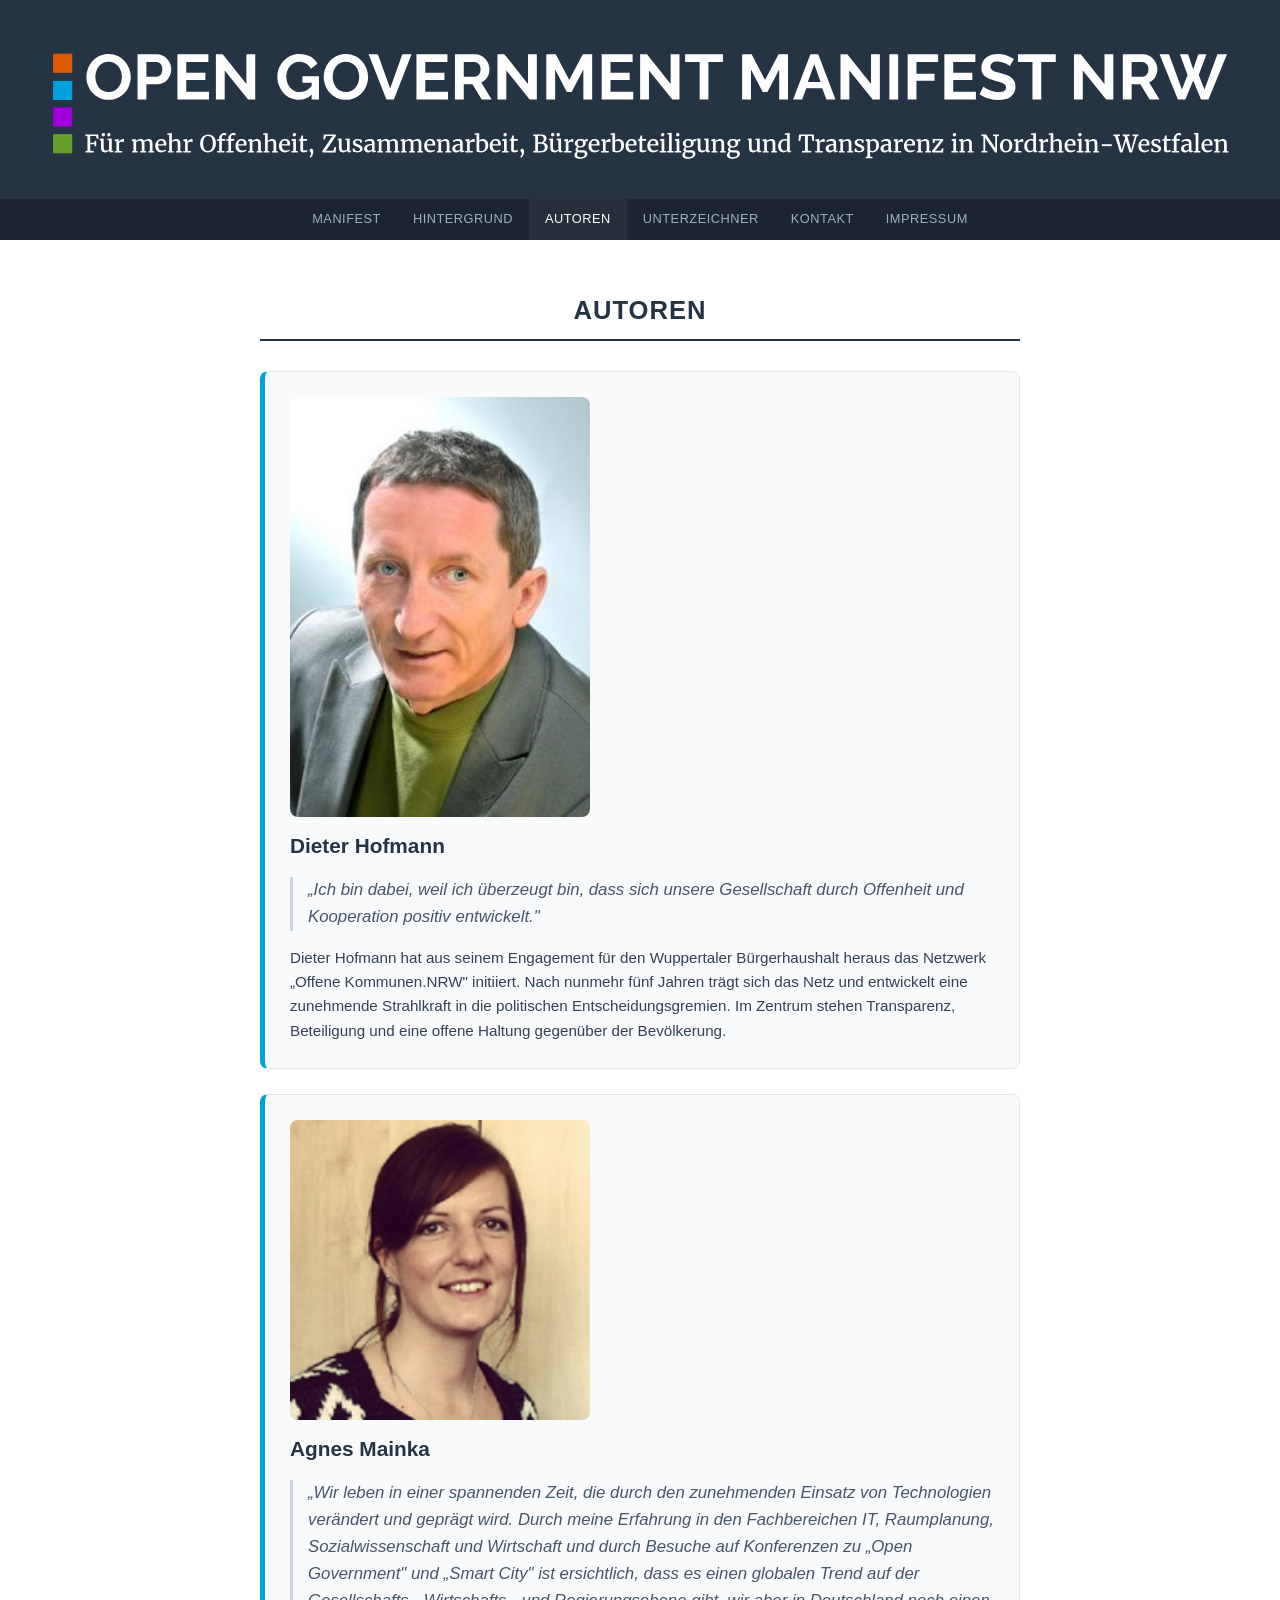
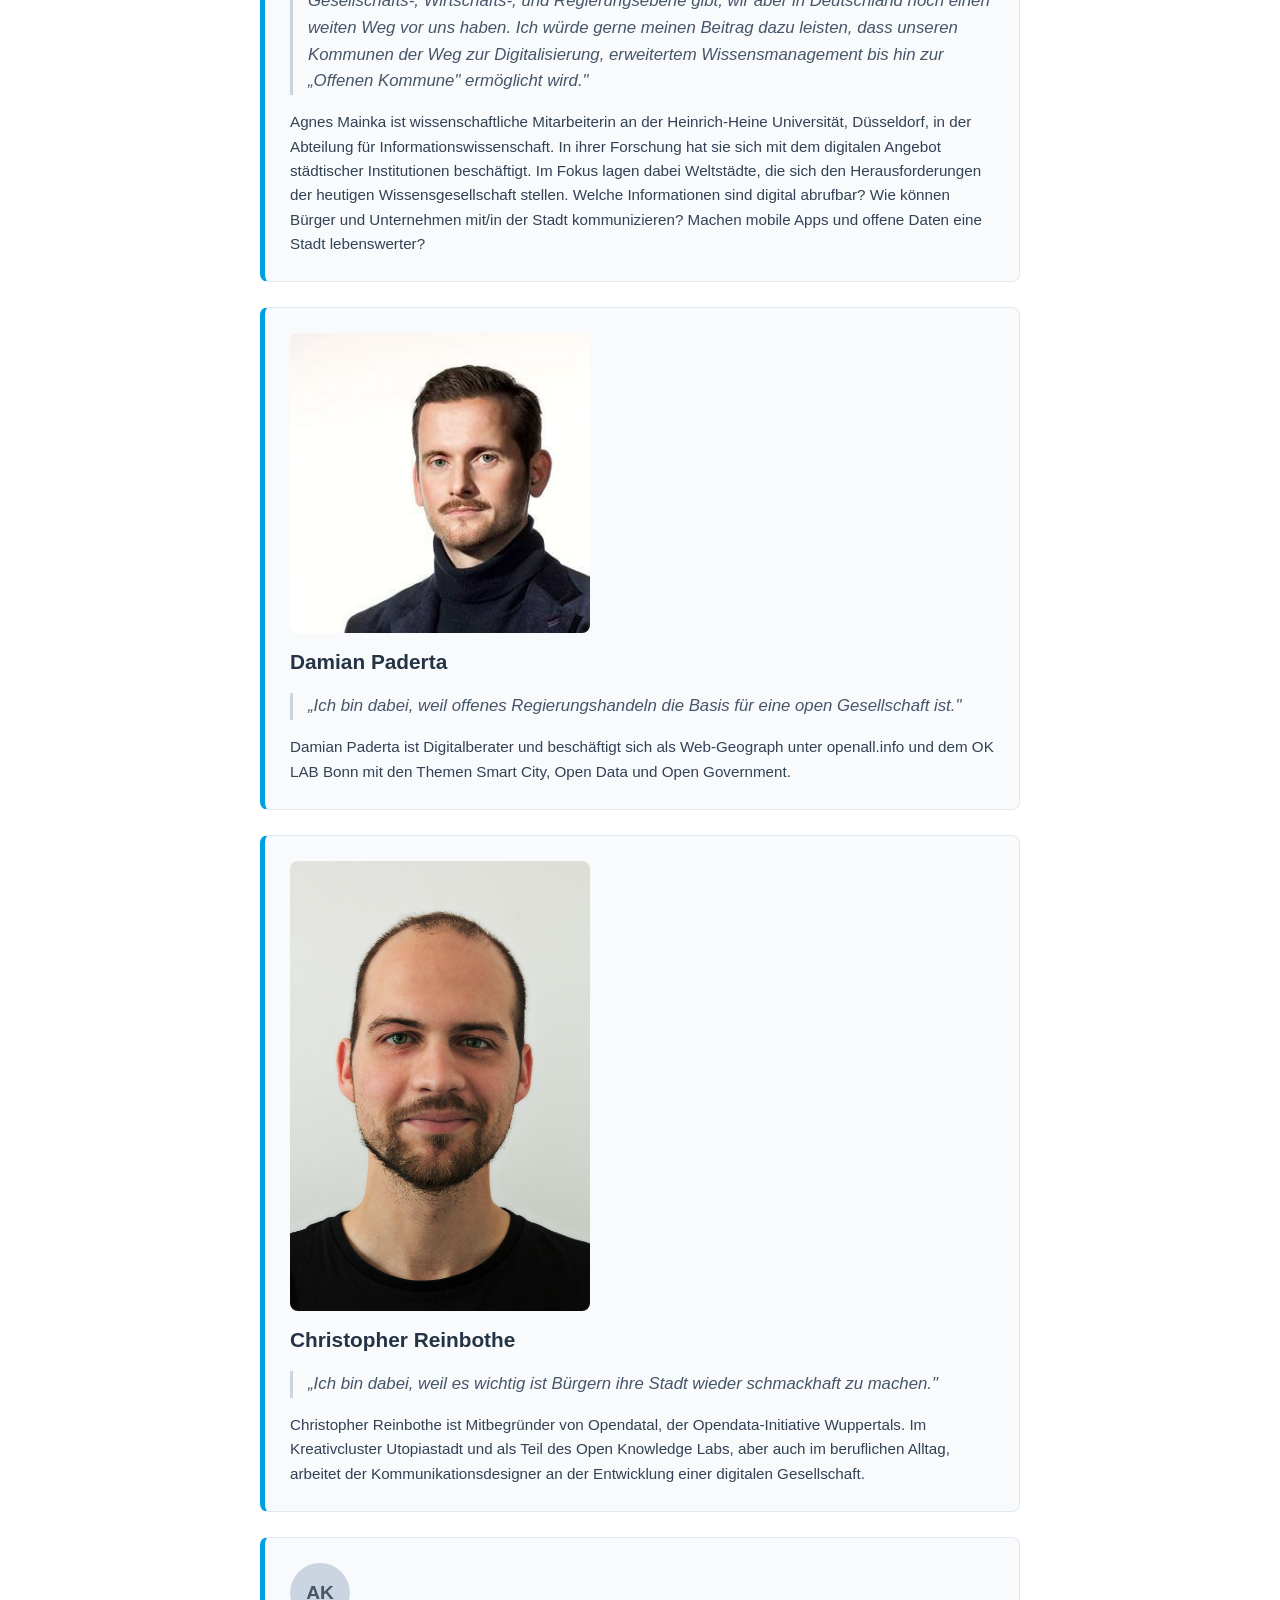
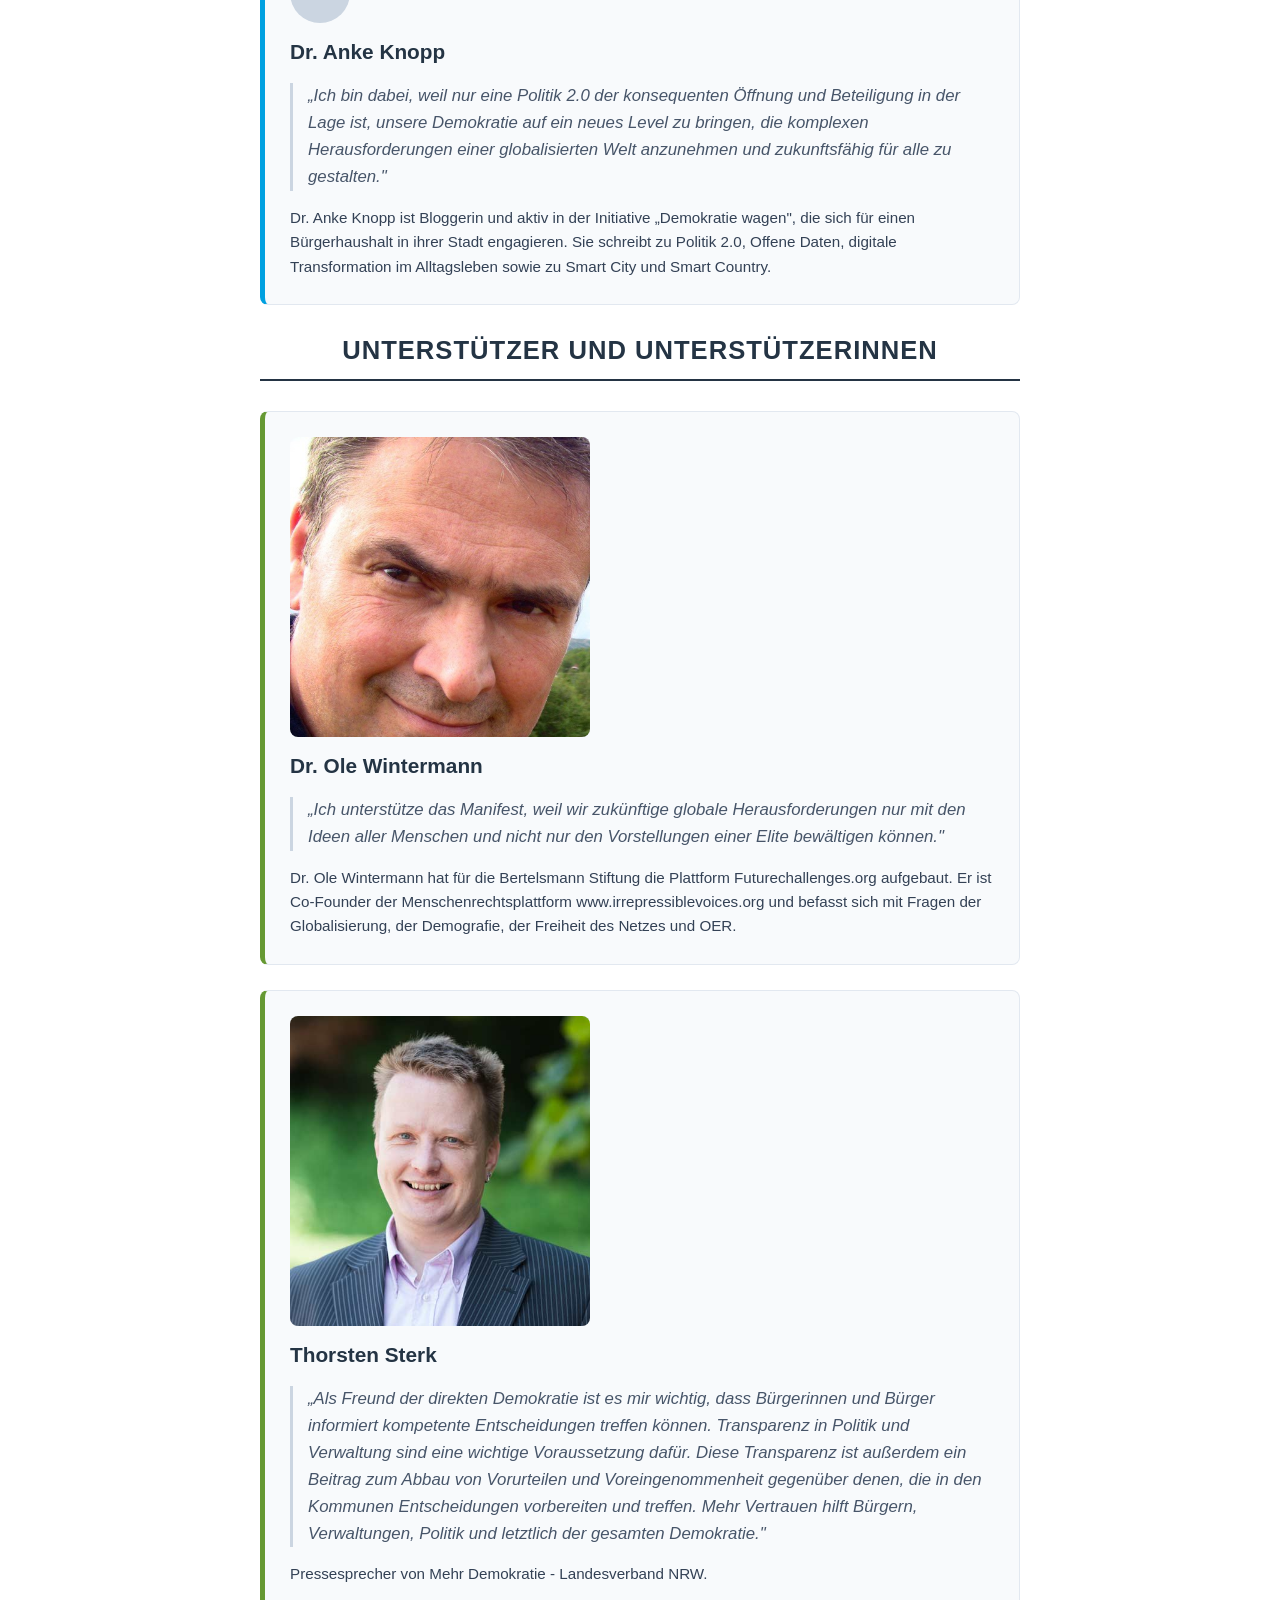
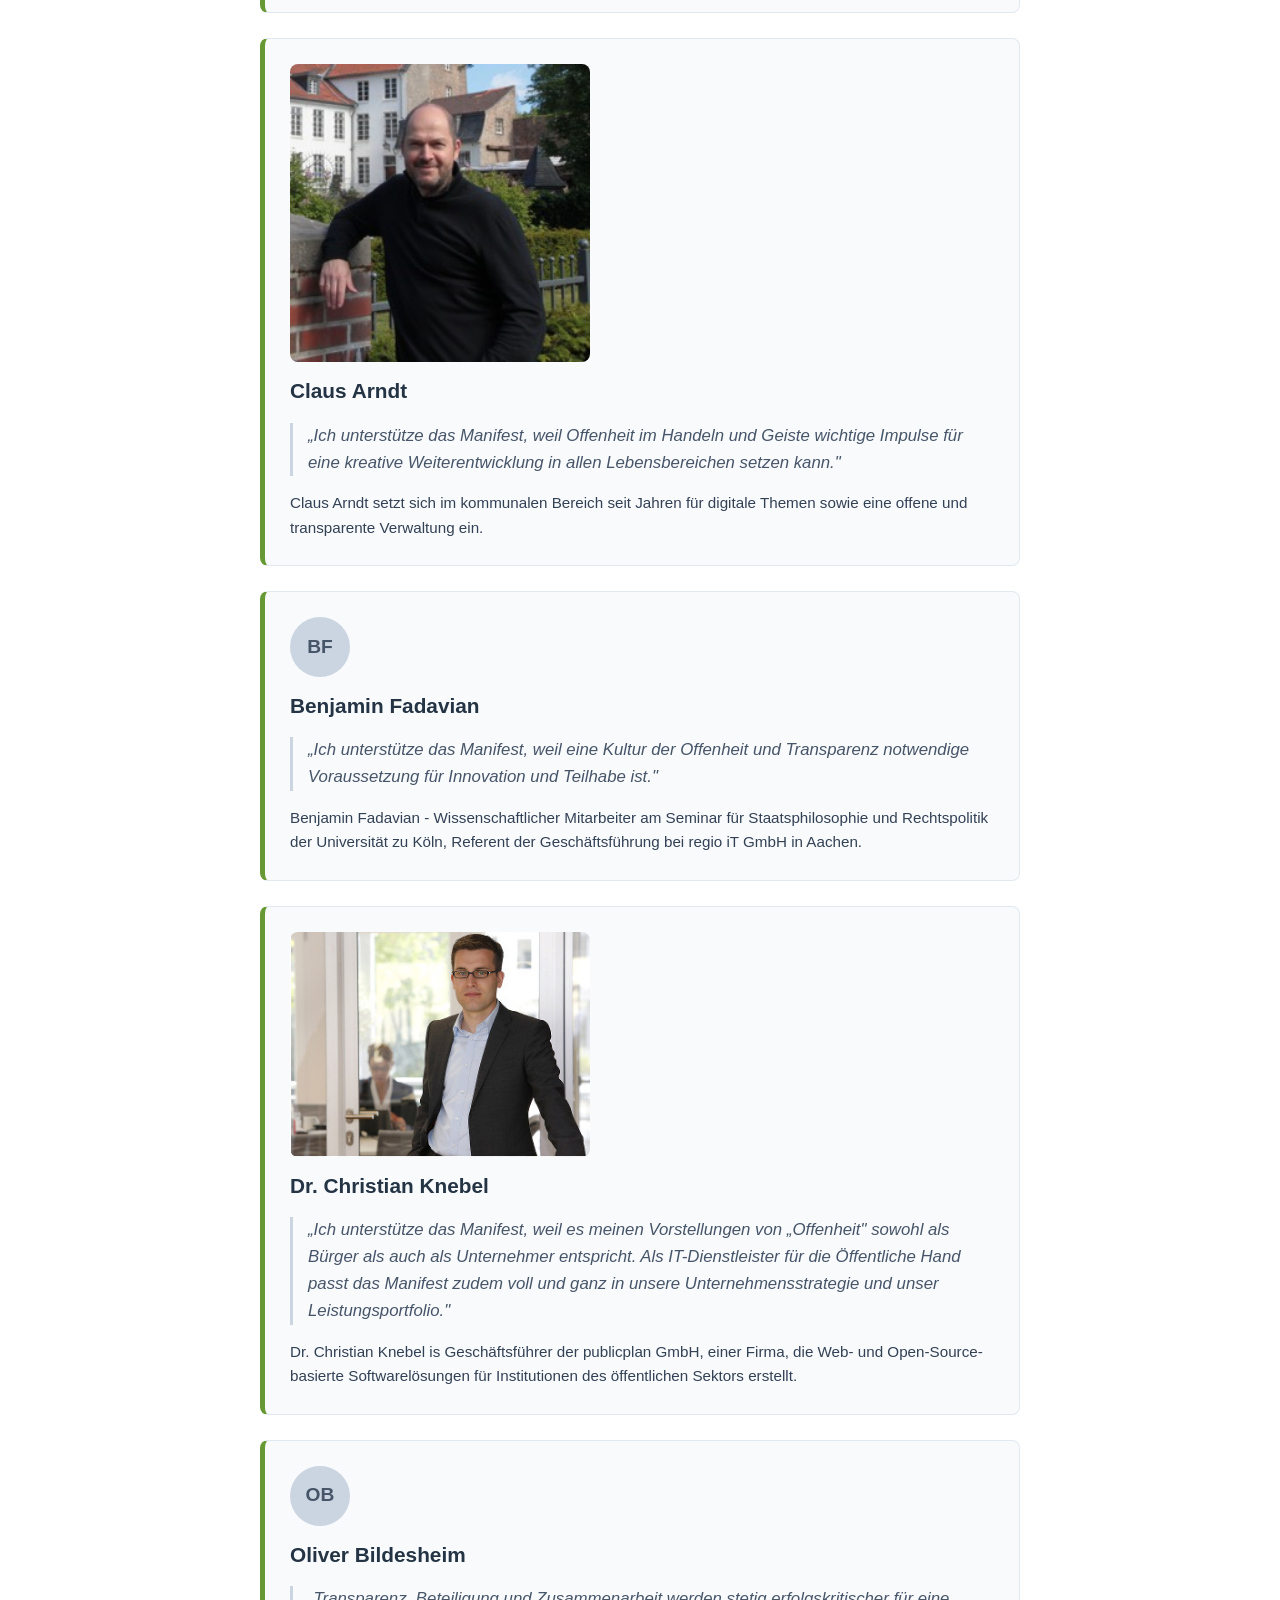
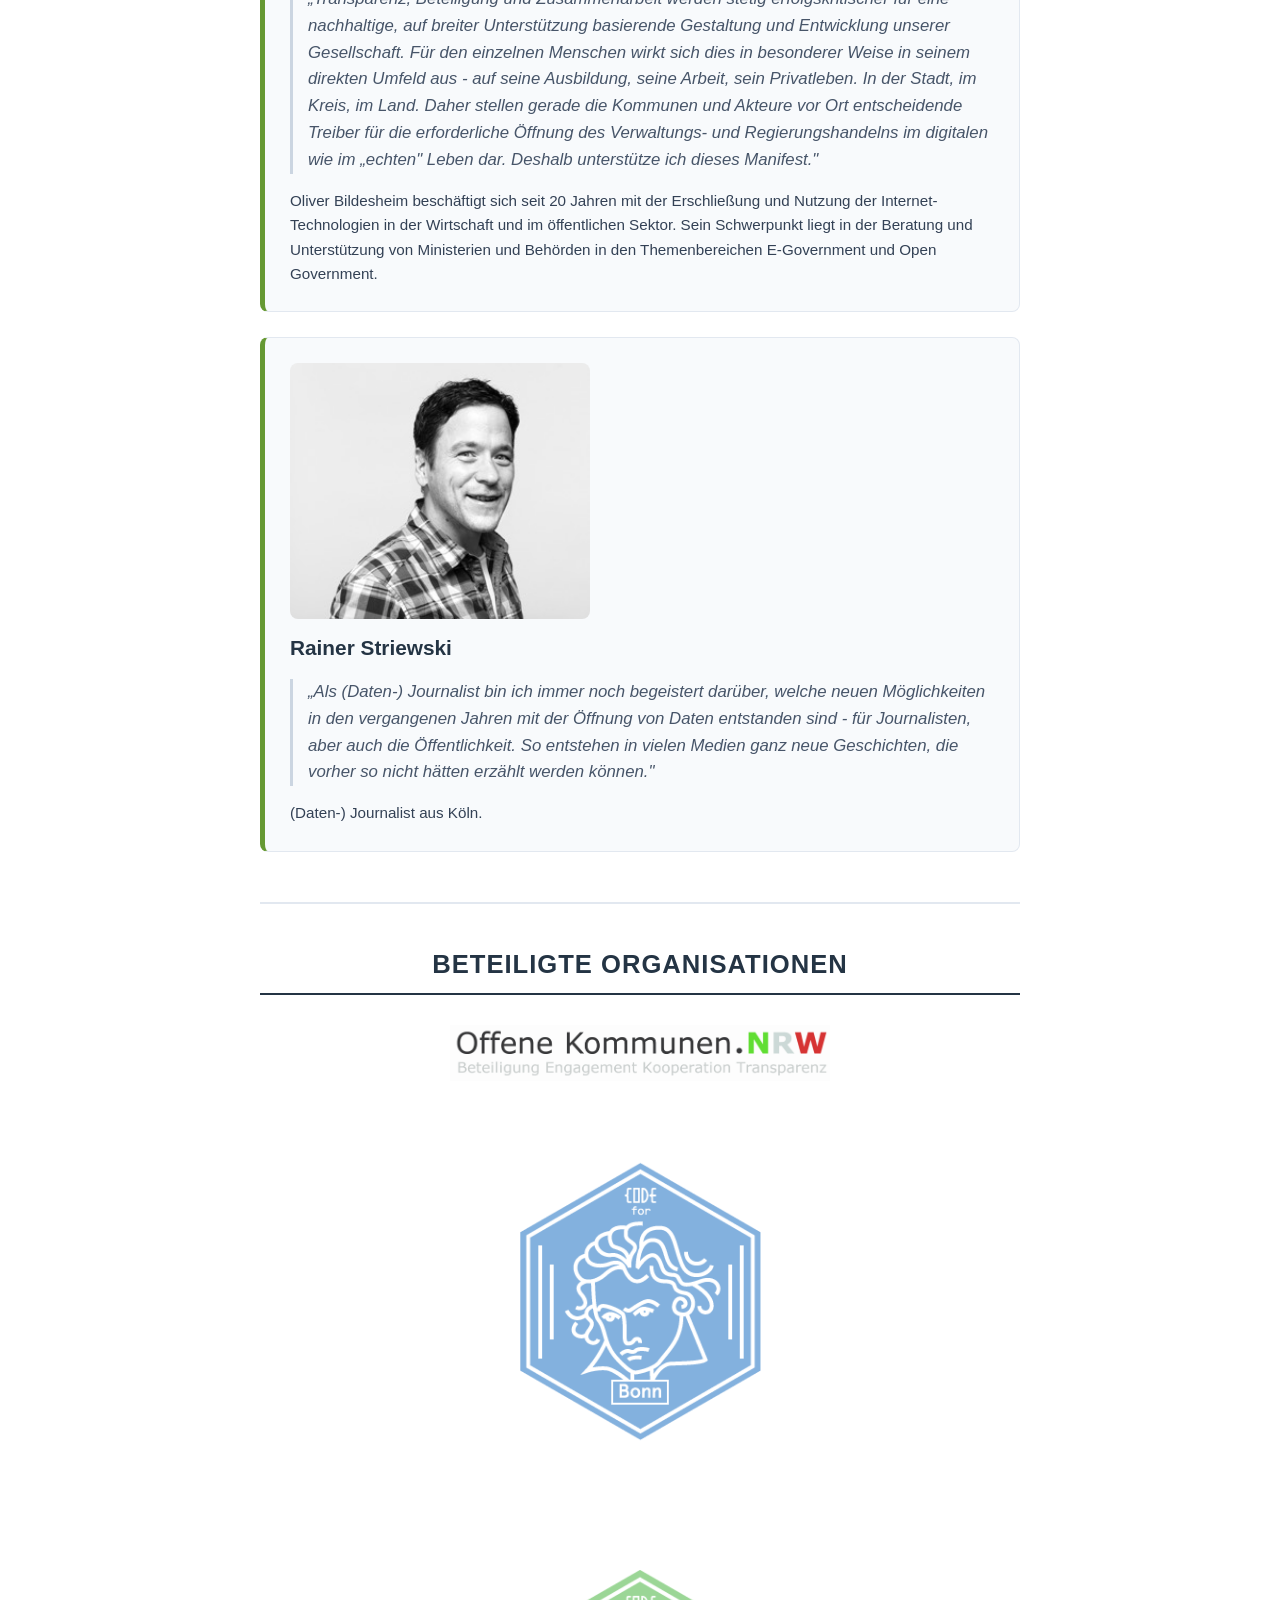
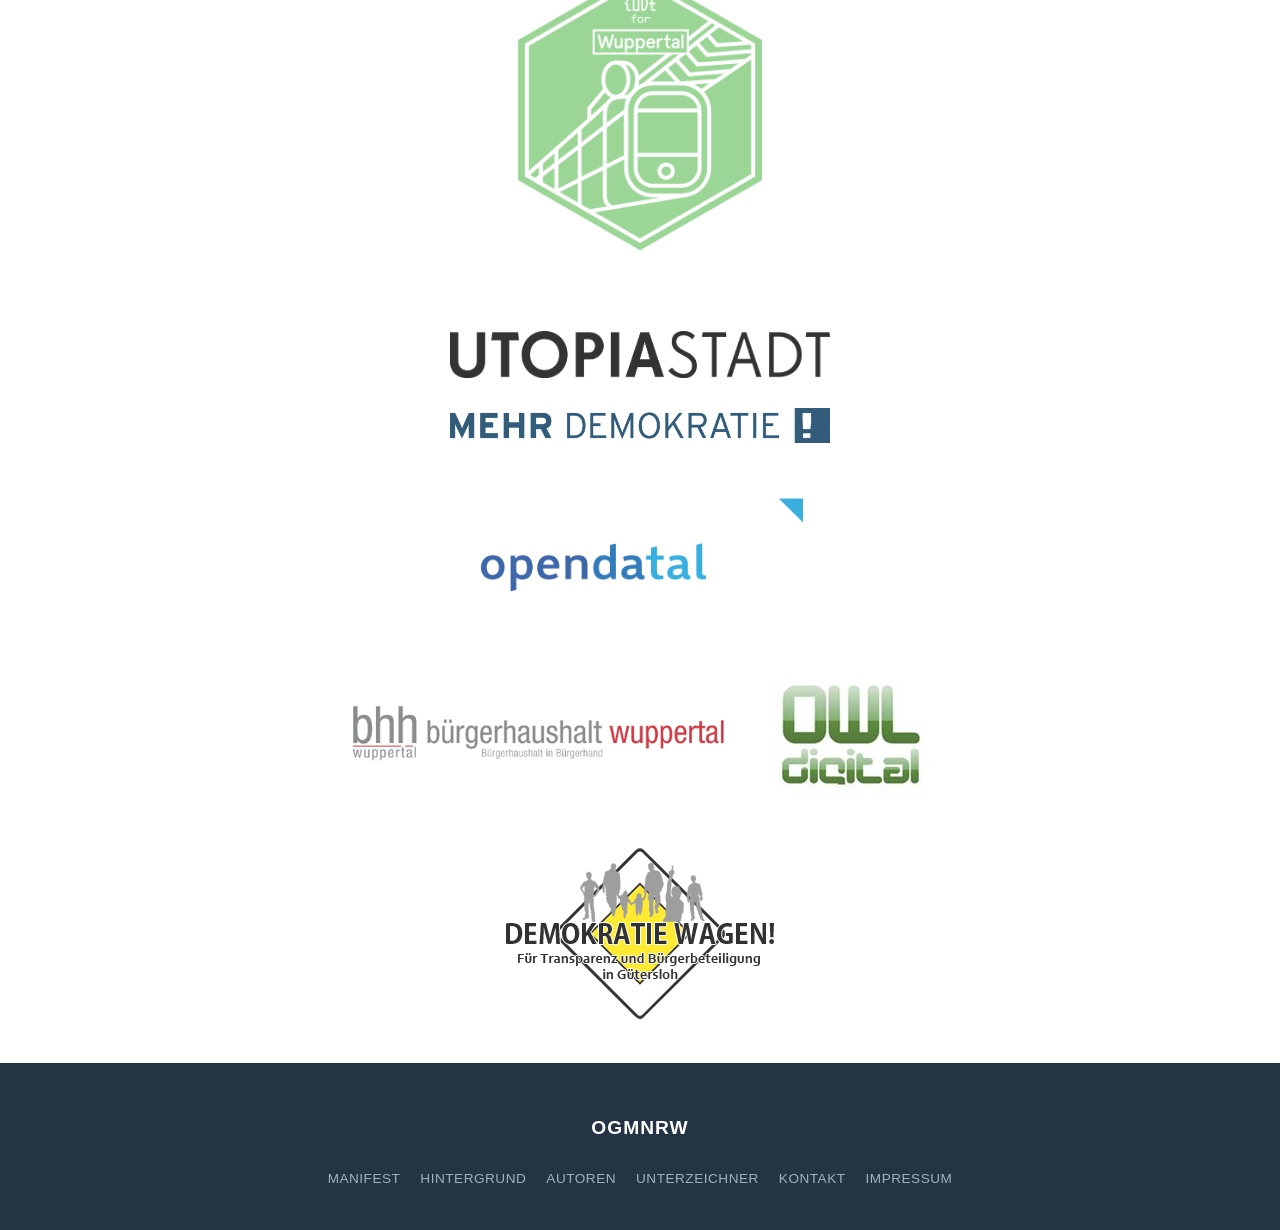
<file: docs/autoren.html>
<!DOCTYPE html>
<html lang="de">
<head>
    <meta charset="UTF-8">
    <meta name="viewport" content="width=device-width, initial-scale=1.0">
    <title>Autoren – Open Government Manifest NRW</title>
    <link rel="stylesheet" href="style.css">
</head>
<body>

    <header>
        <a href="index.html"><img src="pics/logo_ogmnrw_5.svg" alt="Open Government Manifest NRW" class="header-logo"></a>
    </header>

    <nav class="page-nav">
        <a href="index.html">Manifest</a>
        <a href="hintergrund.html">Hintergrund</a>
        <a href="autoren.html" class="active">Autoren</a>
        <a href="unterzeichner.html">Unterzeichner</a>
        <a href="kontakt.html">Kontakt</a>
        <a href="impressum.html">Impressum</a>
    </nav>

    <main class="container">

        <h2 class="section-title">Autoren</h2>

        <div class="person-card kern">
            <div class="person-header">
                <img src="pics/Dieter.jpg" alt="Dieter Hofmann" class="person-photo">
                <div class="person-name">Dieter Hofmann</div>
            </div>
            <div class="quote">„Ich bin dabei, weil ich überzeugt bin, dass sich unsere Gesellschaft durch Offenheit und Kooperation positiv entwickelt."</div>
            <div class="bio">Dieter Hofmann hat aus seinem Engagement für den Wuppertaler Bürgerhaushalt heraus das Netzwerk „Offene Kommunen.NRW" initiiert. Nach nunmehr fünf Jahren trägt sich das Netz und entwickelt eine zunehmende Strahlkraft in die politischen Entscheidungsgremien. Im Zentrum stehen Transparenz, Beteiligung und eine offene Haltung gegenüber der Bevölkerung.</div>
        </div>

        <div class="person-card kern">
            <div class="person-header">
                <img src="pics/Agnes.png" alt="Agnes Mainka" class="person-photo">
                <div class="person-name">Agnes Mainka</div>
            </div>
            <div class="quote">„Wir leben in einer spannenden Zeit, die durch den zunehmenden Einsatz von Technologien verändert und geprägt wird. Durch meine Erfahrung in den Fachbereichen IT, Raumplanung, Sozialwissenschaft und Wirtschaft und durch Besuche auf Konferenzen zu „Open Government" und „Smart City" ist ersichtlich, dass es einen globalen Trend auf der Gesellschafts-, Wirtschafts-, und Regierungsebene gibt, wir aber in Deutschland noch einen weiten Weg vor uns haben. Ich würde gerne meinen Beitrag dazu leisten, dass unseren Kommunen der Weg zur Digitalisierung, erweitertem Wissensmanagement bis hin zur „Offenen Kommune" ermöglicht wird."</div>
            <div class="bio">Agnes Mainka ist wissenschaftliche Mitarbeiterin an der Heinrich-Heine Universität, Düsseldorf, in der Abteilung für Informationswissenschaft. In ihrer Forschung hat sie sich mit dem digitalen Angebot städtischer Institutionen beschäftigt. Im Fokus lagen dabei Weltstädte, die sich den Herausforderungen der heutigen Wissensgesellschaft stellen. Welche Informationen sind digital abrufbar? Wie können Bürger und Unternehmen mit/in der Stadt kommunizieren? Machen mobile Apps und offene Daten eine Stadt lebenswerter?</div>
        </div>

        <div class="person-card kern">
            <div class="person-header">
                <img src="pics/daim.jpeg" alt="Damian Paderta" class="person-photo">
                <div class="person-name">Damian Paderta</div>
            </div>
            <div class="quote">„Ich bin dabei, weil offenes Regierungshandeln die Basis für eine open Gesellschaft ist."</div>
            <div class="bio">Damian Paderta ist Digitalberater und beschäftigt sich als Web-Geograph unter openall.info und dem OK LAB Bonn mit den Themen Smart City, Open Data und Open Government.</div>
        </div>

        <div class="person-card kern">
            <div class="person-header">
                <img src="pics/Chris.jpg" alt="Christopher Reinbothe" class="person-photo">
                <div class="person-name">Christopher Reinbothe</div>
            </div>
            <div class="quote">„Ich bin dabei, weil es wichtig ist Bürgern ihre Stadt wieder schmackhaft zu machen."</div>
            <div class="bio">Christopher Reinbothe ist Mitbegründer von Opendatal, der Opendata-Initiative Wuppertals. Im Kreativcluster Utopiastadt und als Teil des Open Knowledge Labs, aber auch im beruflichen Alltag, arbeitet der Kommunikationsdesigner an der Entwicklung einer digitalen Gesellschaft.</div>
        </div>

        <div class="person-card kern">
            <div class="person-header">
                <div class="avatar-placeholder">AK</div>
                <div class="person-name">Dr. Anke Knopp</div>
            </div>
            <div class="quote">„Ich bin dabei, weil nur eine Politik 2.0 der konsequenten Öffnung und Beteiligung in der Lage ist, unsere Demokratie auf ein neues Level zu bringen, die komplexen Herausforderungen einer globalisierten Welt anzunehmen und zukunftsfähig für alle zu gestalten."</div>
            <div class="bio">Dr. Anke Knopp ist Bloggerin und aktiv in der Initiative „Demokratie wagen", die sich für einen Bürgerhaushalt in ihrer Stadt engagieren. Sie schreibt zu Politik 2.0, Offene Daten, digitale Transformation im Alltagsleben sowie zu Smart City und Smart Country.</div>
        </div>

        <h2 class="section-title">Unterstützer und Unterstützerinnen</h2>

        <div class="person-card unterstuetzer">
            <div class="person-header">
                <img src="pics/Ole.jpg" alt="Dr. Ole Wintermann" class="person-photo">
                <div class="person-name">Dr. Ole Wintermann</div>
            </div>
            <div class="quote">„Ich unterstütze das Manifest, weil wir zukünftige globale Herausforderungen nur mit den Ideen aller Menschen und nicht nur den Vorstellungen einer Elite bewältigen können."</div>
            <div class="bio">Dr. Ole Wintermann hat für die Bertelsmann Stiftung die Plattform Futurechallenges.org aufgebaut. Er ist Co-Founder der Menschenrechtsplattform www.irrepressiblevoices.org und befasst sich mit Fragen der Globalisierung, der Demografie, der Freiheit des Netzes und OER.</div>
        </div>

        <div class="person-card unterstuetzer">
            <div class="person-header">
                <img src="pics/Sterk_natur.jpg" alt="Thorsten Sterk" class="person-photo">
                <div class="person-name">Thorsten Sterk</div>
            </div>
            <div class="quote">„Als Freund der direkten Demokratie ist es mir wichtig, dass Bürgerinnen und Bürger informiert kompetente Entscheidungen treffen können. Transparenz in Politik und Verwaltung sind eine wichtige Voraussetzung dafür. Diese Transparenz ist außerdem ein Beitrag zum Abbau von Vorurteilen und Voreingenommenheit gegenüber denen, die in den Kommunen Entscheidungen vorbereiten und treffen. Mehr Vertrauen hilft Bürgern, Verwaltungen, Politik und letztlich der gesamten Demokratie."</div>
            <div class="bio">Pressesprecher von Mehr Demokratie - Landesverband NRW.</div>
        </div>

        <div class="person-card unterstuetzer">
            <div class="person-header">
                <img src="pics/Claus-Arndt-Manifest.jpeg" alt="Claus Arndt" class="person-photo">
                <div class="person-name">Claus Arndt</div>
            </div>
            <div class="quote">„Ich unterstütze das Manifest, weil Offenheit im Handeln und Geiste wichtige Impulse für eine kreative Weiterentwicklung in allen Lebensbereichen setzen kann."</div>
            <div class="bio">Claus Arndt setzt sich im kommunalen Bereich seit Jahren für digitale Themen sowie eine offene und transparente Verwaltung ein.</div>
        </div>

        <div class="person-card unterstuetzer">
            <div class="person-header">
                <div class="avatar-placeholder">BF</div>
                <div class="person-name">Benjamin Fadavian</div>
            </div>
            <div class="quote">„Ich unterstütze das Manifest, weil eine Kultur der Offenheit und Transparenz notwendige Voraussetzung für Innovation und Teilhabe ist."</div>
            <div class="bio">Benjamin Fadavian - Wissenschaftlicher Mitarbeiter am Seminar für Staatsphilosophie und Rechtspolitik der Universität zu Köln, Referent der Geschäftsführung bei regio iT GmbH in Aachen.</div>
        </div>

        <div class="person-card unterstuetzer">
            <div class="person-header">
                <img src="pics/profilbild_christian_knebel.jpg" alt="Dr. Christian Knebel" class="person-photo">
                <div class="person-name">Dr. Christian Knebel</div>
            </div>
            <div class="quote">„Ich unterstütze das Manifest, weil es meinen Vorstellungen von „Offenheit" sowohl als Bürger als auch als Unternehmer entspricht. Als IT-Dienstleister für die Öffentliche Hand passt das Manifest zudem voll und ganz in unsere Unternehmensstrategie und unser Leistungsportfolio."</div>
            <div class="bio">Dr. Christian Knebel is Geschäftsführer der publicplan GmbH, einer Firma, die Web- und Open-Source-basierte Softwarelösungen für Institutionen des öffentlichen Sektors erstellt.</div>
        </div>

        <div class="person-card unterstuetzer">
            <div class="person-header">
                <div class="avatar-placeholder">OB</div>
                <div class="person-name">Oliver Bildesheim</div>
            </div>
            <div class="quote">„Transparenz, Beteiligung und Zusammenarbeit werden stetig erfolgskritischer für eine nachhaltige, auf breiter Unterstützung basierende Gestaltung und Entwicklung unserer Gesellschaft. Für den einzelnen Menschen wirkt sich dies in besonderer Weise in seinem direkten Umfeld aus - auf seine Ausbildung, seine Arbeit, sein Privatleben. In der Stadt, im Kreis, im Land. Daher stellen gerade die Kommunen und Akteure vor Ort entscheidende Treiber für die erforderliche Öffnung des Verwaltungs- und Regierungshandelns im digitalen wie im „echten" Leben dar. Deshalb unterstütze ich dieses Manifest."</div>
            <div class="bio">Oliver Bildesheim beschäftigt sich seit 20 Jahren mit der Erschließung und Nutzung der Internet-Technologien in der Wirtschaft und im öffentlichen Sektor. Sein Schwerpunkt liegt in der Beratung und Unterstützung von Ministerien und Behörden in den Themenbereichen E-Government und Open Government.</div>
        </div>

        <div class="person-card unterstuetzer">
            <div class="person-header">
                <img src="pics/striewski-rainer-800-sw.jpeg" alt="Rainer Striewski" class="person-photo">
                <div class="person-name">Rainer Striewski</div>
            </div>
            <div class="quote">„Als (Daten-) Journalist bin ich immer noch begeistert darüber, welche neuen Möglichkeiten in den vergangenen Jahren mit der Öffnung von Daten entstanden sind - für Journalisten, aber auch die Öffentlichkeit. So entstehen in vielen Medien ganz neue Geschichten, die vorher so nicht hätten erzählt werden können."</div>
            <div class="bio">(Daten-) Journalist aus Köln.</div>
        </div>

        <section class="org-logos-section">
            <h2 class="section-title">Beteiligte Organisationen</h2>
            <div class="org-logos">
                <img src="pics/Offene-Kommune-Logo-2012-4.jpg" alt="Offene Kommunen NRW" class="org-logo">
                <img src="pics/OKLABBONN_logo.png" alt="OK Lab Bonn" class="org-logo">
                <img src="pics/OKLABWUPPERTAL_logo.png" alt="OK Lab Wuppertal" class="org-logo">
                <img src="pics/UTOPIASTADT_Logo.png" alt="Utopiastadt" class="org-logo">
                <img src="pics/Logo-Mehr-Demokratie-JPG.jpg" alt="Mehr Demokratie" class="org-logo">
                <img src="pics/opendatal_logo.png" alt="Opendatal" class="org-logo">
                <img src="pics/bhh-gross.png" alt="Bürgerhaushalt" class="org-logo">
                <img src="pics/owldigital.jpg" alt="OWL Digital" class="org-logo">
                <img src="pics/simply_modern_logo.png" alt="Simply Modern" class="org-logo">
            </div>
        </section>

    </main>

    <footer>
        <div class="footer-content">
            <div class="footer-logo">
                <div class="logo-bars">
                    <div class="bar orange"></div>
                    <div class="bar blue"></div>
                    <div class="bar purple"></div>
                    <div class="bar green"></div>
                </div>
                <span>OGMNRW</span>
            </div>
            <nav class="footer-links">
                <a href="index.html">Manifest</a>
                <a href="hintergrund.html">Hintergrund</a>
                <a href="autoren.html">Autoren</a>
                <a href="unterzeichner.html">Unterzeichner</a>
                <a href="kontakt.html">Kontakt</a>
                <a href="impressum.html">Impressum</a>
            </nav>
        </div>
    </footer>

    <script src="app.js"></script>
</body>
</html>
</file>
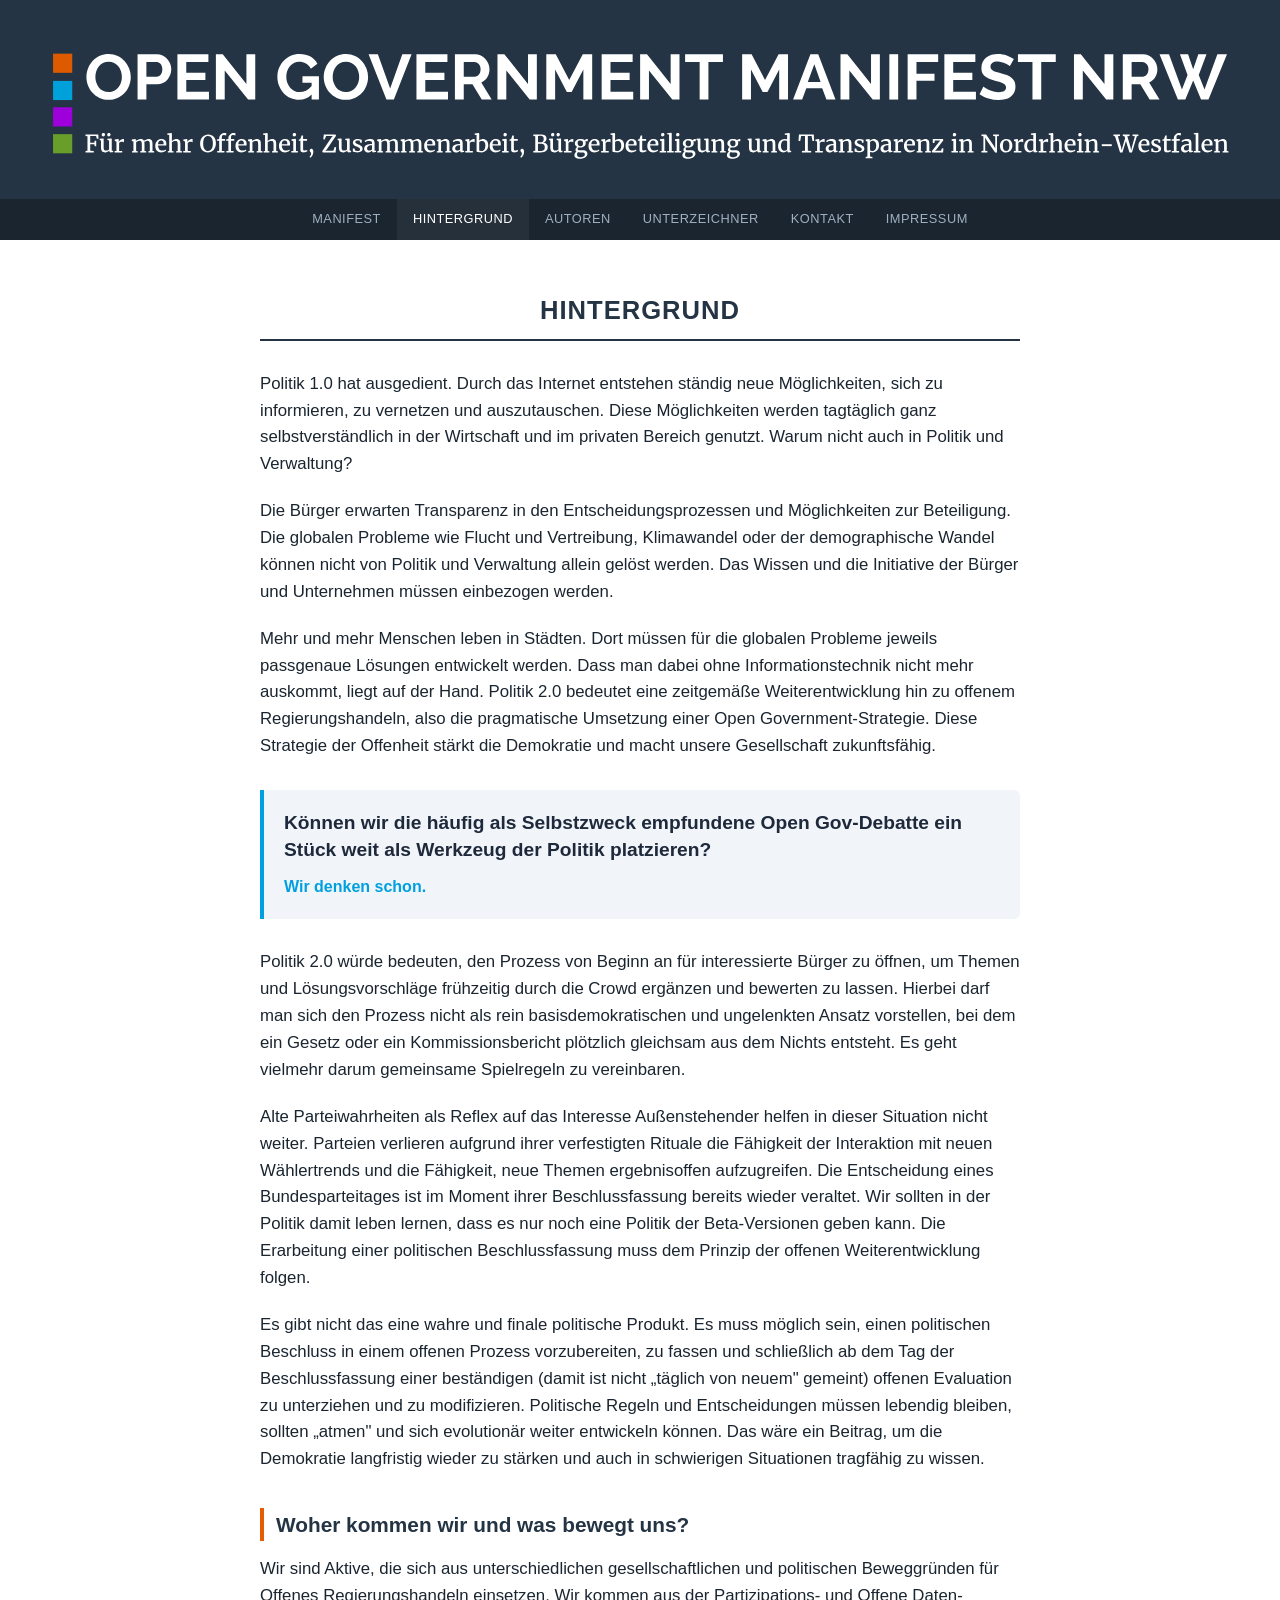
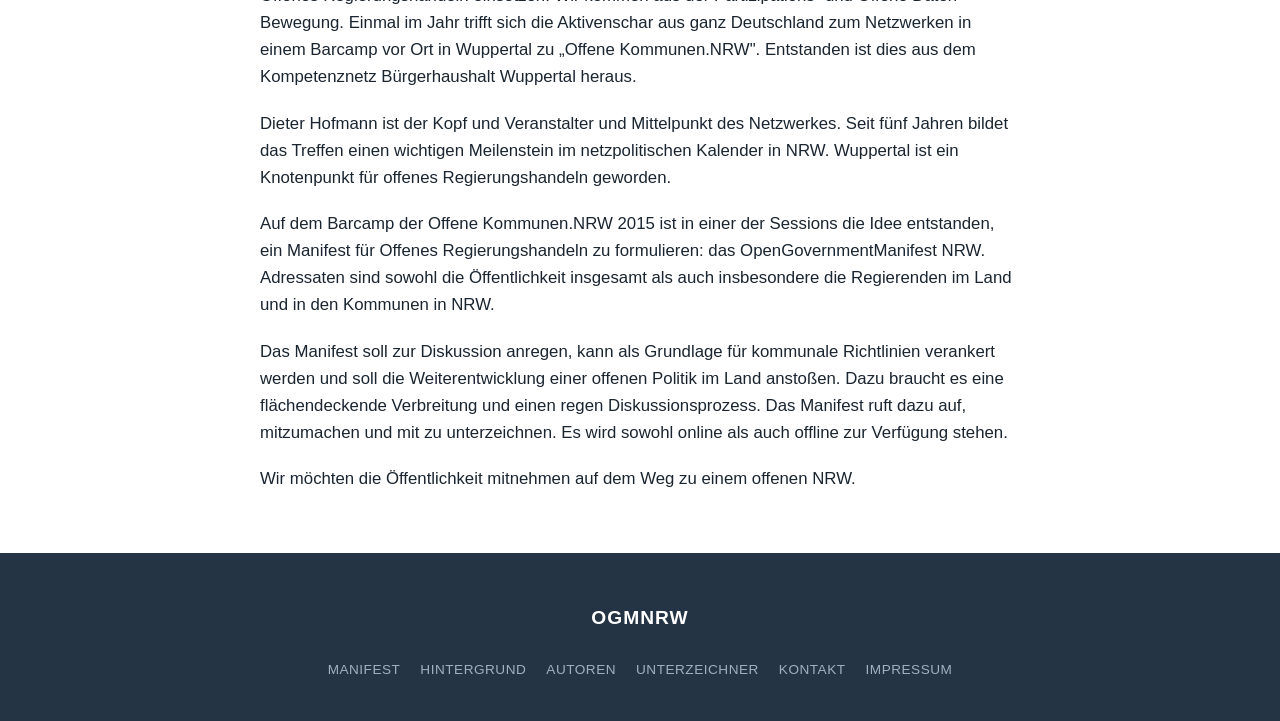
<file: docs/hintergrund.html>
<!DOCTYPE html>
<html lang="de">
<head>
    <meta charset="UTF-8">
    <meta name="viewport" content="width=device-width, initial-scale=1.0">
    <title>Hintergrund – Open Government Manifest NRW</title>
    <link rel="stylesheet" href="style.css">
</head>
<body>

    <header>
        <a href="index.html"><img src="pics/logo_ogmnrw_5.svg" alt="Open Government Manifest NRW" class="header-logo"></a>
    </header>

    <nav class="page-nav">
        <a href="index.html">Manifest</a>
        <a href="hintergrund.html" class="active">Hintergrund</a>
        <a href="autoren.html">Autoren</a>
        <a href="unterzeichner.html">Unterzeichner</a>
        <a href="kontakt.html">Kontakt</a>
        <a href="impressum.html">Impressum</a>
    </nav>

    <main class="container">
        <h2 class="section-title">Hintergrund</h2>

        <p>Politik 1.0 hat ausgedient. Durch das Internet entstehen ständig neue Möglichkeiten, sich zu informieren, zu vernetzen und auszutauschen. Diese Möglichkeiten werden tagtäglich ganz selbstverständlich in der Wirtschaft und im privaten Bereich genutzt. Warum nicht auch in Politik und Verwaltung?</p>

        <p>Die Bürger erwarten Transparenz in den Entscheidungsprozessen und Möglichkeiten zur Beteiligung. Die globalen Probleme wie Flucht und Vertreibung, Klimawandel oder der demographische Wandel können nicht von Politik und Verwaltung allein gelöst werden. Das Wissen und die Initiative der Bürger und Unternehmen müssen einbezogen werden.</p>

        <p>Mehr und mehr Menschen leben in Städten. Dort müssen für die globalen Probleme jeweils passgenaue Lösungen entwickelt werden. Dass man dabei ohne Informationstechnik nicht mehr auskommt, liegt auf der Hand. Politik 2.0 bedeutet eine zeitgemäße Weiterentwicklung hin zu offenem Regierungshandeln, also die pragmatische Umsetzung einer Open Government-Strategie. Diese Strategie der Offenheit stärkt die Demokratie und macht unsere Gesellschaft zukunftsfähig.</p>

        <div class="question-box">
            <h3>Können wir die häufig als Selbstzweck empfundene Open Gov-Debatte ein Stück weit als Werkzeug der Politik platzieren?</h3>
            <p>Wir denken schon.</p>
        </div>

        <p>Politik 2.0 würde bedeuten, den Prozess von Beginn an für interessierte Bürger zu öffnen, um Themen und Lösungsvorschläge frühzeitig durch die Crowd ergänzen und bewerten zu lassen. Hierbei darf man sich den Prozess nicht als rein basisdemokratischen und ungelenkten Ansatz vorstellen, bei dem ein Gesetz oder ein Kommissionsbericht plötzlich gleichsam aus dem Nichts entsteht. Es geht vielmehr darum gemeinsame Spielregeln zu vereinbaren.</p>

        <p>Alte Parteiwahrheiten als Reflex auf das Interesse Außenstehender helfen in dieser Situation nicht weiter. Parteien verlieren aufgrund ihrer verfestigten Rituale die Fähigkeit der Interaktion mit neuen Wählertrends und die Fähigkeit, neue Themen ergebnisoffen aufzugreifen. Die Entscheidung eines Bundesparteitages ist im Moment ihrer Beschlussfassung bereits wieder veraltet. Wir sollten in der Politik damit leben lernen, dass es nur noch eine Politik der Beta-Versionen geben kann. Die Erarbeitung einer politischen Beschlussfassung muss dem Prinzip der offenen Weiterentwicklung folgen.</p>

        <p>Es gibt nicht das eine wahre und finale politische Produkt. Es muss möglich sein, einen politischen Beschluss in einem offenen Prozess vorzubereiten, zu fassen und schließlich ab dem Tag der Beschlussfassung einer beständigen (damit ist nicht „täglich von neuem" gemeint) offenen Evaluation zu unterziehen und zu modifizieren. Politische Regeln und Entscheidungen müssen lebendig bleiben, sollten „atmen" und sich evolutionär weiter entwickeln können. Das wäre ein Beitrag, um die Demokratie langfristig wieder zu stärken und auch in schwierigen Situationen tragfähig zu wissen.</p>

        <h3 class="sub-heading">Woher kommen wir und was bewegt uns?</h3>

        <p>Wir sind Aktive, die sich aus unterschiedlichen gesellschaftlichen und politischen Beweggründen für Offenes Regierungshandeln einsetzen. Wir kommen aus der Partizipations- und Offene Daten-Bewegung. Einmal im Jahr trifft sich die Aktivenschar aus ganz Deutschland zum Netzwerken in einem Barcamp vor Ort in Wuppertal zu „Offene Kommunen.NRW". Entstanden ist dies aus dem Kompetenznetz Bürgerhaushalt Wuppertal heraus.</p>

        <p>Dieter Hofmann ist der Kopf und Veranstalter und Mittelpunkt des Netzwerkes. Seit fünf Jahren bildet das Treffen einen wichtigen Meilenstein im netzpolitischen Kalender in NRW. Wuppertal ist ein Knotenpunkt für offenes Regierungshandeln geworden.</p>

        <p>Auf dem Barcamp der Offene Kommunen.NRW 2015 ist in einer der Sessions die Idee entstanden, ein Manifest für Offenes Regierungshandeln zu formulieren: das OpenGovernmentManifest NRW. Adressaten sind sowohl die Öffentlichkeit insgesamt als auch insbesondere die Regierenden im Land und in den Kommunen in NRW.</p>

        <p>Das Manifest soll zur Diskussion anregen, kann als Grundlage für kommunale Richtlinien verankert werden und soll die Weiterentwicklung einer offenen Politik im Land anstoßen. Dazu braucht es eine flächendeckende Verbreitung und einen regen Diskussionsprozess. Das Manifest ruft dazu auf, mitzumachen und mit zu unterzeichnen. Es wird sowohl online als auch offline zur Verfügung stehen.</p>

        <p>Wir möchten die Öffentlichkeit mitnehmen auf dem Weg zu einem offenen NRW.</p>
    </main>

    <footer>
        <div class="footer-content">
            <div class="footer-logo">
                <div class="logo-bars">
                    <div class="bar orange"></div>
                    <div class="bar blue"></div>
                    <div class="bar purple"></div>
                    <div class="bar green"></div>
                </div>
                <span>OGMNRW</span>
            </div>
            <nav class="footer-links">
                <a href="index.html">Manifest</a>
                <a href="hintergrund.html">Hintergrund</a>
                <a href="autoren.html">Autoren</a>
                <a href="unterzeichner.html">Unterzeichner</a>
                <a href="kontakt.html">Kontakt</a>
                <a href="impressum.html">Impressum</a>
            </nav>
        </div>
    </footer>

    <script src="app.js"></script>
</body>
</html>
</file>
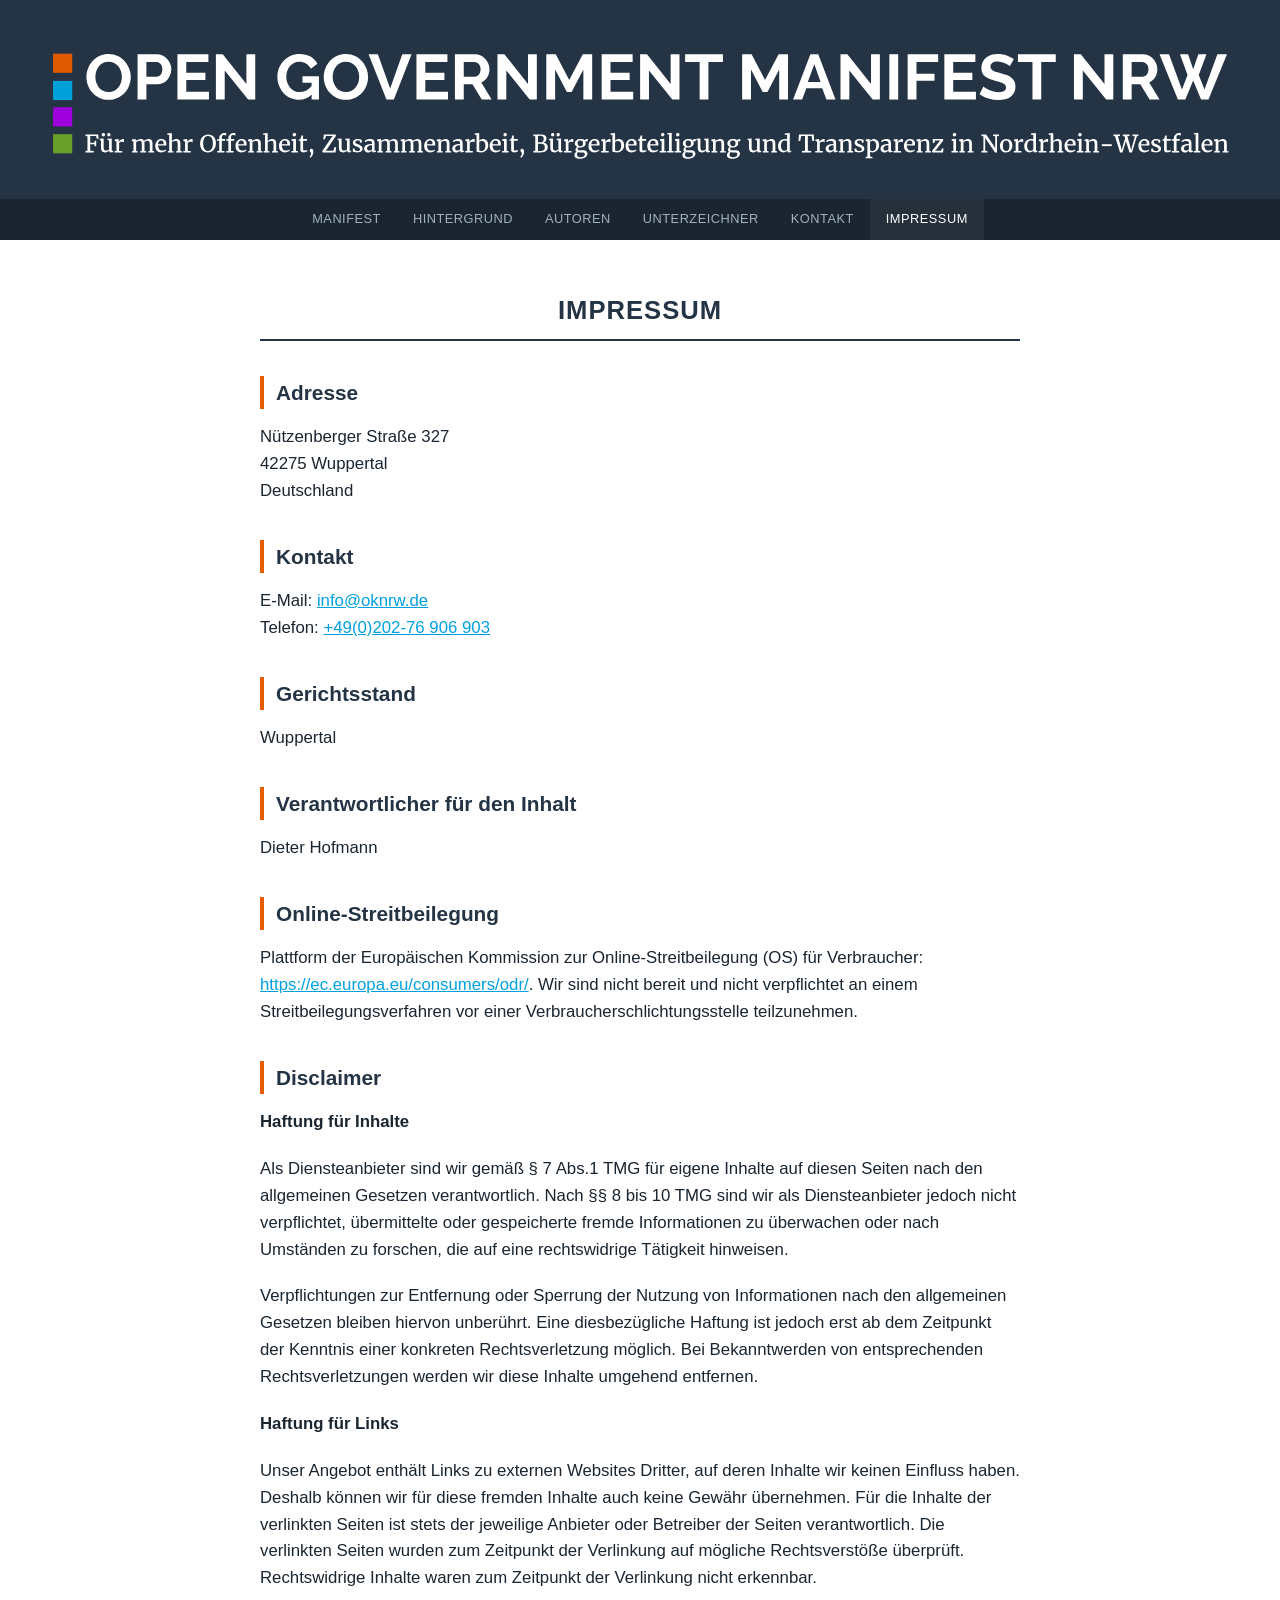
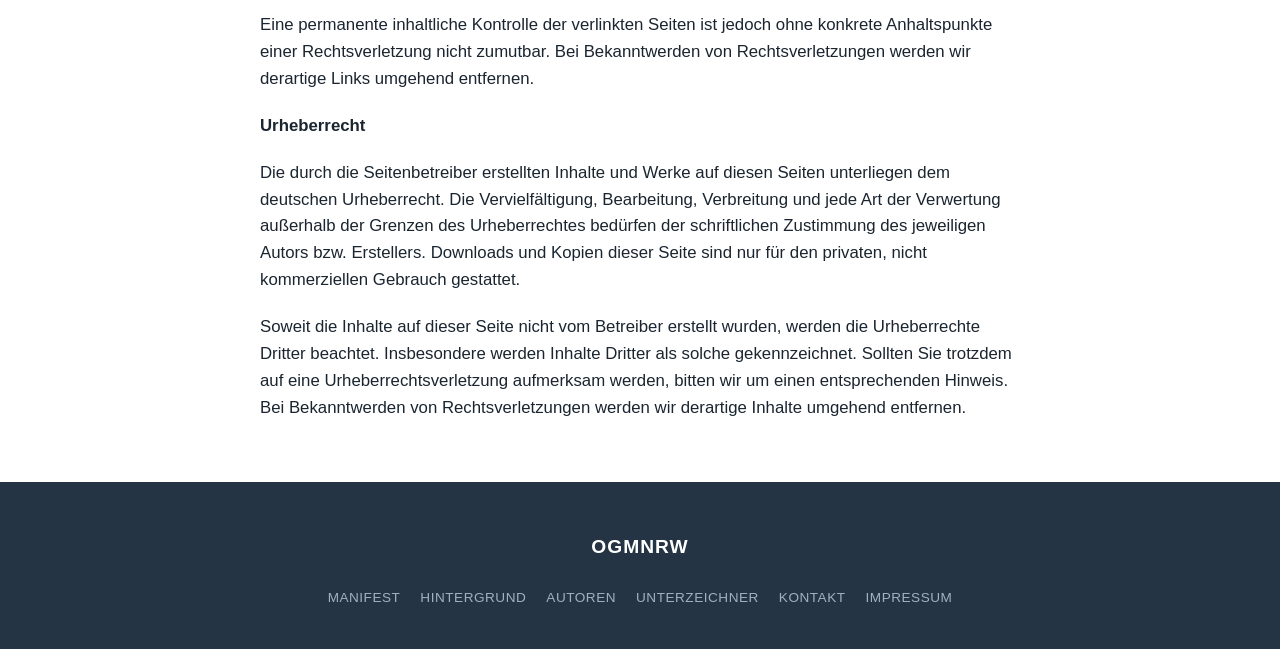
<file: docs/impressum.html>
<!DOCTYPE html>
<html lang="de">
<head>
    <meta charset="UTF-8">
    <meta name="viewport" content="width=device-width, initial-scale=1.0">
    <title>Impressum – Open Government Manifest NRW</title>
    <link rel="stylesheet" href="style.css">
</head>
<body>

    <header>
        <a href="index.html"><img src="pics/logo_ogmnrw_5.svg" alt="Open Government Manifest NRW" class="header-logo"></a>
    </header>

    <nav class="page-nav">
        <a href="index.html">Manifest</a>
        <a href="hintergrund.html">Hintergrund</a>
        <a href="autoren.html">Autoren</a>
        <a href="unterzeichner.html">Unterzeichner</a>
        <a href="kontakt.html">Kontakt</a>
        <a href="impressum.html" class="active">Impressum</a>
    </nav>

    <main class="container">

        <h2 class="section-title">Impressum</h2>

        <h3 class="sub-heading">Adresse</h3>
        <p>
            Nützenberger Straße 327<br>
            42275 Wuppertal<br>
            Deutschland
        </p>

        <h3 class="sub-heading">Kontakt</h3>
        <p>
            E-Mail: <a href="mailto:info@oknrw.de" style="color:#00a0e0;">info@oknrw.de</a><br>
            Telefon: <a href="tel:+492027690690" style="color:#00a0e0;">+49(0)202-76 906 903</a>
        </p>

        <h3 class="sub-heading">Gerichtsstand</h3>
        <p>Wuppertal</p>

        <h3 class="sub-heading">Verantwortlicher für den Inhalt</h3>
        <p>Dieter Hofmann</p>

        <h3 class="sub-heading">Online-Streitbeilegung</h3>
        <p>Plattform der Europäischen Kommission zur Online-Streitbeilegung (OS) für Verbraucher: <a href="https://ec.europa.eu/consumers/odr/" target="_blank" rel="noopener" style="color:#00a0e0;">https://ec.europa.eu/consumers/odr/</a>. Wir sind nicht bereit und nicht verpflichtet an einem Streitbeilegungsverfahren vor einer Verbraucherschlichtungsstelle teilzunehmen.</p>

        <h3 class="sub-heading">Disclaimer</h3>

        <p><strong>Haftung für Inhalte</strong></p>
        <p>Als Diensteanbieter sind wir gemäß § 7 Abs.1 TMG für eigene Inhalte auf diesen Seiten nach den allgemeinen Gesetzen verantwortlich. Nach §§ 8 bis 10 TMG sind wir als Diensteanbieter jedoch nicht verpflichtet, übermittelte oder gespeicherte fremde Informationen zu überwachen oder nach Umständen zu forschen, die auf eine rechtswidrige Tätigkeit hinweisen.</p>
        <p>Verpflichtungen zur Entfernung oder Sperrung der Nutzung von Informationen nach den allgemeinen Gesetzen bleiben hiervon unberührt. Eine diesbezügliche Haftung ist jedoch erst ab dem Zeitpunkt der Kenntnis einer konkreten Rechtsverletzung möglich. Bei Bekanntwerden von entsprechenden Rechtsverletzungen werden wir diese Inhalte umgehend entfernen.</p>

        <p><strong>Haftung für Links</strong></p>
        <p>Unser Angebot enthält Links zu externen Websites Dritter, auf deren Inhalte wir keinen Einfluss haben. Deshalb können wir für diese fremden Inhalte auch keine Gewähr übernehmen. Für die Inhalte der verlinkten Seiten ist stets der jeweilige Anbieter oder Betreiber der Seiten verantwortlich. Die verlinkten Seiten wurden zum Zeitpunkt der Verlinkung auf mögliche Rechtsverstöße überprüft. Rechtswidrige Inhalte waren zum Zeitpunkt der Verlinkung nicht erkennbar.</p>
        <p>Eine permanente inhaltliche Kontrolle der verlinkten Seiten ist jedoch ohne konkrete Anhaltspunkte einer Rechtsverletzung nicht zumutbar. Bei Bekanntwerden von Rechtsverletzungen werden wir derartige Links umgehend entfernen.</p>

        <p><strong>Urheberrecht</strong></p>
        <p>Die durch die Seitenbetreiber erstellten Inhalte und Werke auf diesen Seiten unterliegen dem deutschen Urheberrecht. Die Vervielfältigung, Bearbeitung, Verbreitung und jede Art der Verwertung außerhalb der Grenzen des Urheberrechtes bedürfen der schriftlichen Zustimmung des jeweiligen Autors bzw. Erstellers. Downloads und Kopien dieser Seite sind nur für den privaten, nicht kommerziellen Gebrauch gestattet.</p>
        <p>Soweit die Inhalte auf dieser Seite nicht vom Betreiber erstellt wurden, werden die Urheberrechte Dritter beachtet. Insbesondere werden Inhalte Dritter als solche gekennzeichnet. Sollten Sie trotzdem auf eine Urheberrechtsverletzung aufmerksam werden, bitten wir um einen entsprechenden Hinweis. Bei Bekanntwerden von Rechtsverletzungen werden wir derartige Inhalte umgehend entfernen.</p>

    </main>

    <footer>
        <div class="footer-content">
            <div class="footer-logo">
                <div class="logo-bars">
                    <div class="bar orange"></div>
                    <div class="bar blue"></div>
                    <div class="bar purple"></div>
                    <div class="bar green"></div>
                </div>
                <span>OGMNRW</span>
            </div>
            <nav class="footer-links">
                <a href="index.html">Manifest</a>
                <a href="hintergrund.html">Hintergrund</a>
                <a href="autoren.html">Autoren</a>
                <a href="unterzeichner.html">Unterzeichner</a>
                <a href="kontakt.html">Kontakt</a>
                <a href="impressum.html">Impressum</a>
            </nav>
        </div>
    </footer>

    <script src="app.js"></script>
</body>
</html>
</file>
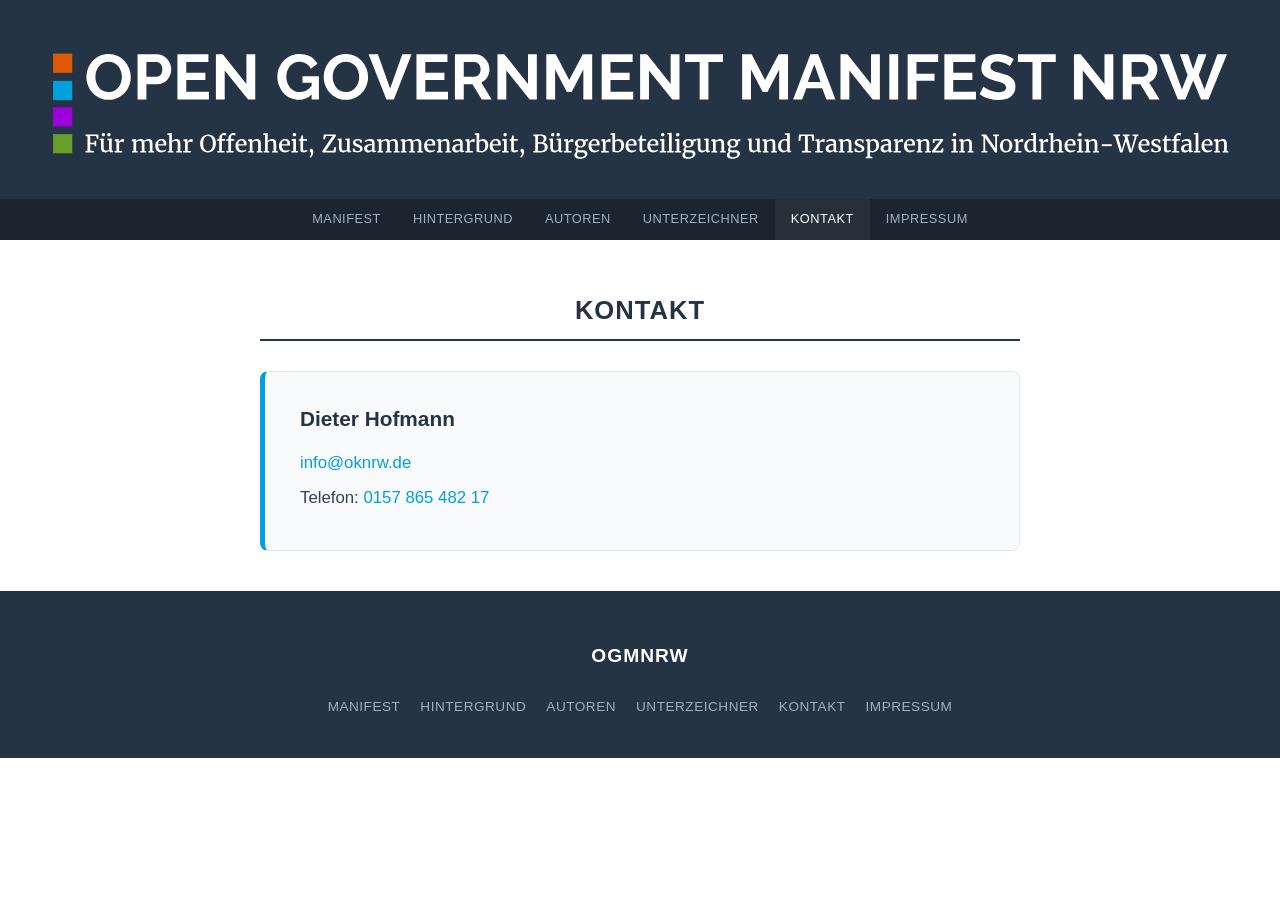
<file: docs/kontakt.html>
<!DOCTYPE html>
<html lang="de">
<head>
    <meta charset="UTF-8">
    <meta name="viewport" content="width=device-width, initial-scale=1.0">
    <title>Kontakt – Open Government Manifest NRW</title>
    <link rel="stylesheet" href="style.css">
    <style>
        .contact-block {
            background: #f8fafc;
            border: 1px solid #e2e8f0;
            border-left: 5px solid #00a0e0;
            border-radius: 8px;
            padding: 30px 35px;
            margin-top: 20px;
        }
        .contact-block h3 {
            font-size: 1.3rem;
            color: #243444;
            margin-bottom: 15px;
        }
        .contact-block p {
            font-size: 1.05rem;
            color: #334155;
            margin-bottom: 8px;
        }
        .contact-block a {
            color: #00a0e0;
            text-decoration: none;
        }
        .contact-block a:hover {
            text-decoration: underline;
        }
    </style>
</head>
<body>

    <header>
        <a href="index.html"><img src="pics/logo_ogmnrw_5.svg" alt="Open Government Manifest NRW" class="header-logo"></a>
    </header>

    <nav class="page-nav">
        <a href="index.html">Manifest</a>
        <a href="hintergrund.html">Hintergrund</a>
        <a href="autoren.html">Autoren</a>
        <a href="unterzeichner.html">Unterzeichner</a>
        <a href="kontakt.html" class="active">Kontakt</a>
        <a href="impressum.html">Impressum</a>
    </nav>

    <main class="container">

        <h2 class="section-title">Kontakt</h2>

        <div class="contact-block">
            <h3>Dieter Hofmann</h3>
            <p><a href="mailto:info@oknrw.de">info@oknrw.de</a></p>
            <p>Telefon: <a href="tel:+4915786548217">0157 865 482 17</a></p>
        </div>

    </main>

    <footer>
        <div class="footer-content">
            <div class="footer-logo">
                <div class="logo-bars">
                    <div class="bar orange"></div>
                    <div class="bar blue"></div>
                    <div class="bar purple"></div>
                    <div class="bar green"></div>
                </div>
                <span>OGMNRW</span>
            </div>
            <nav class="footer-links">
                <a href="index.html">Manifest</a>
                <a href="hintergrund.html">Hintergrund</a>
                <a href="autoren.html">Autoren</a>
                <a href="unterzeichner.html">Unterzeichner</a>
                <a href="kontakt.html">Kontakt</a>
                <a href="impressum.html">Impressum</a>
            </nav>
        </div>
    </footer>

    <script src="app.js"></script>
</body>
</html>
</file>
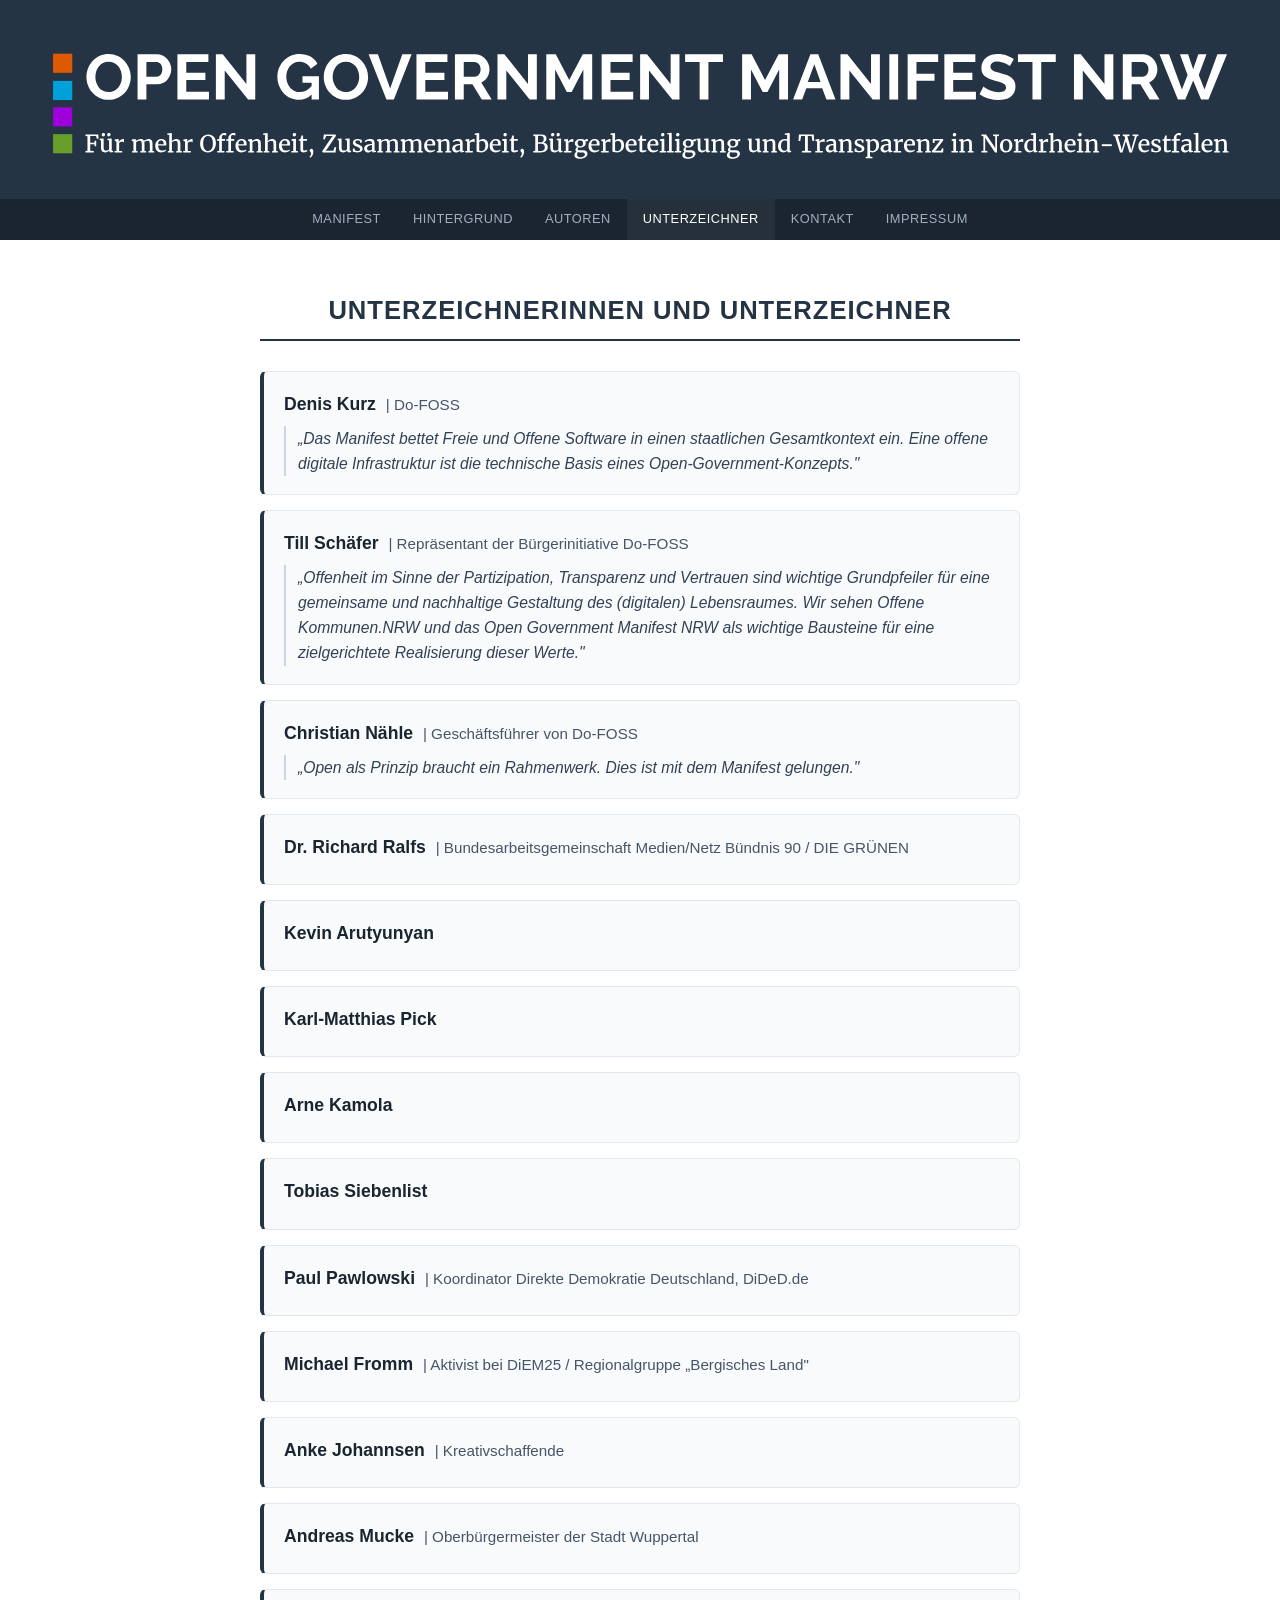
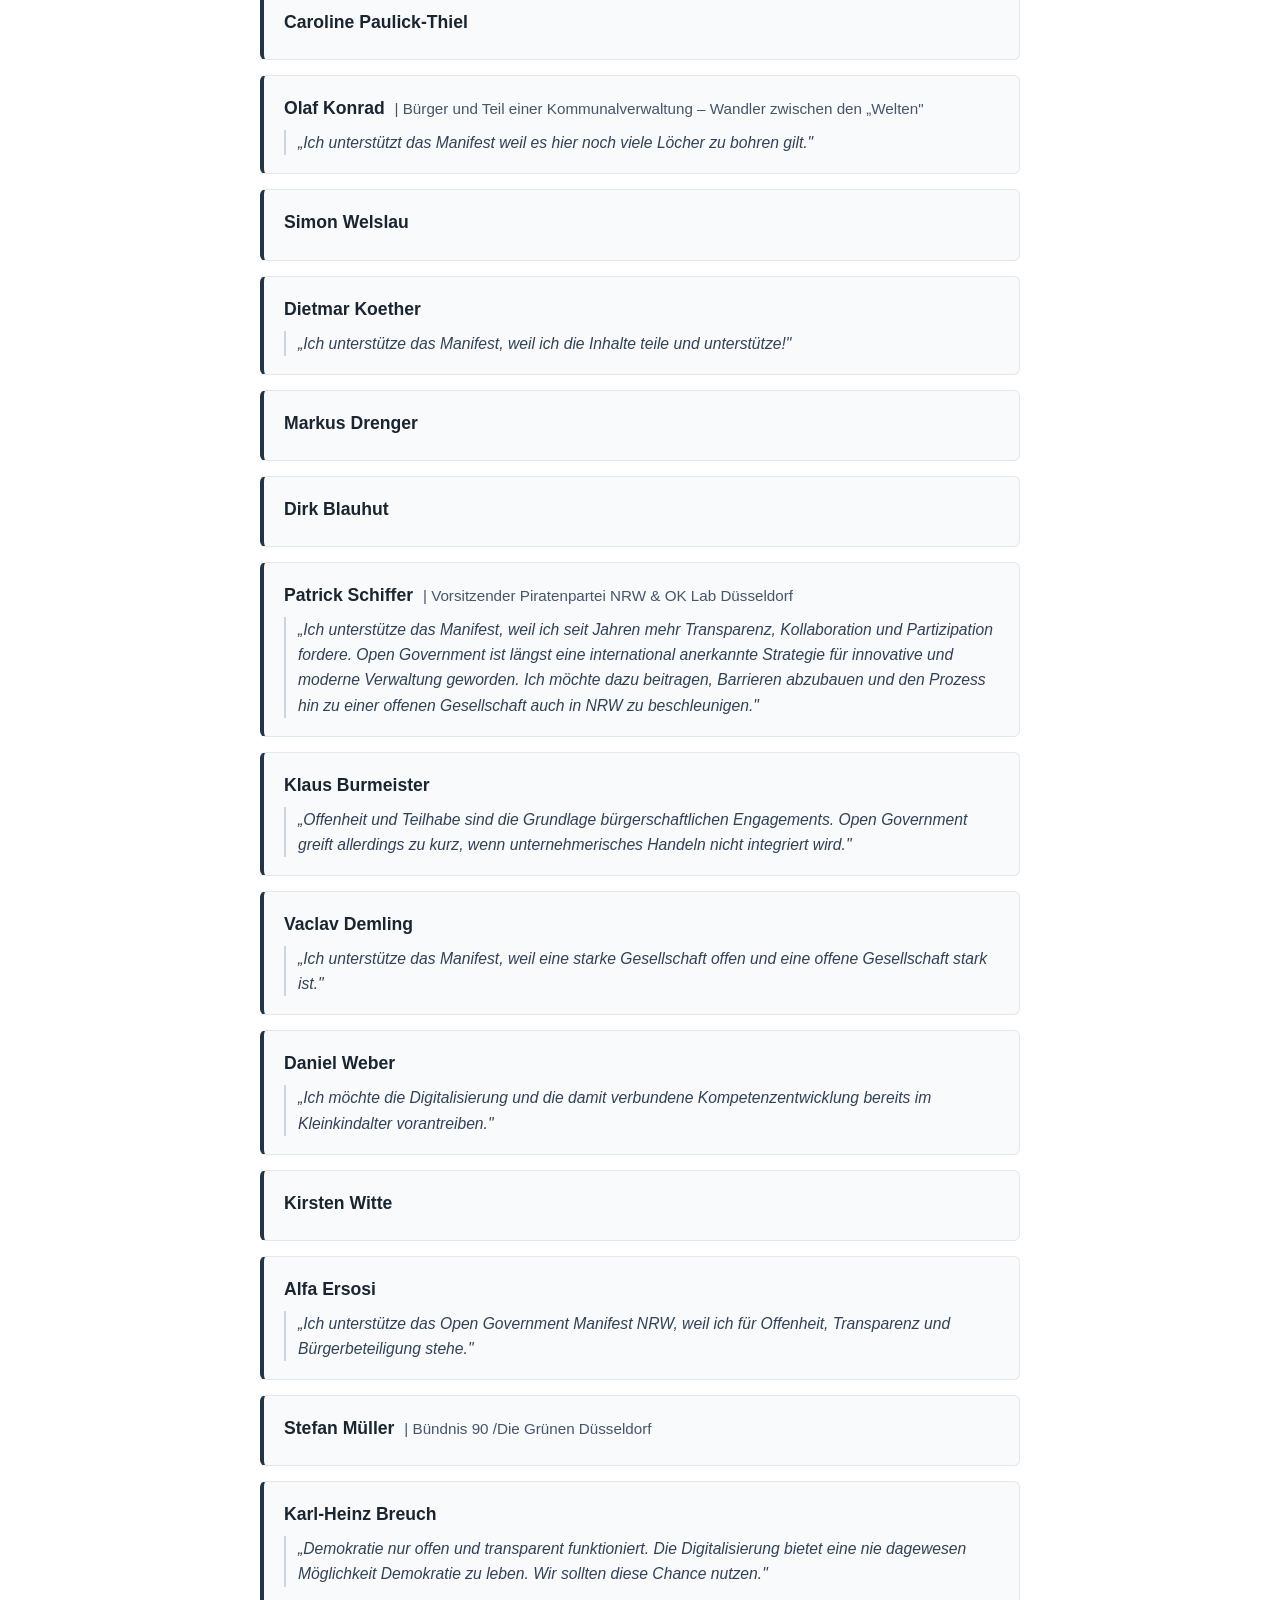
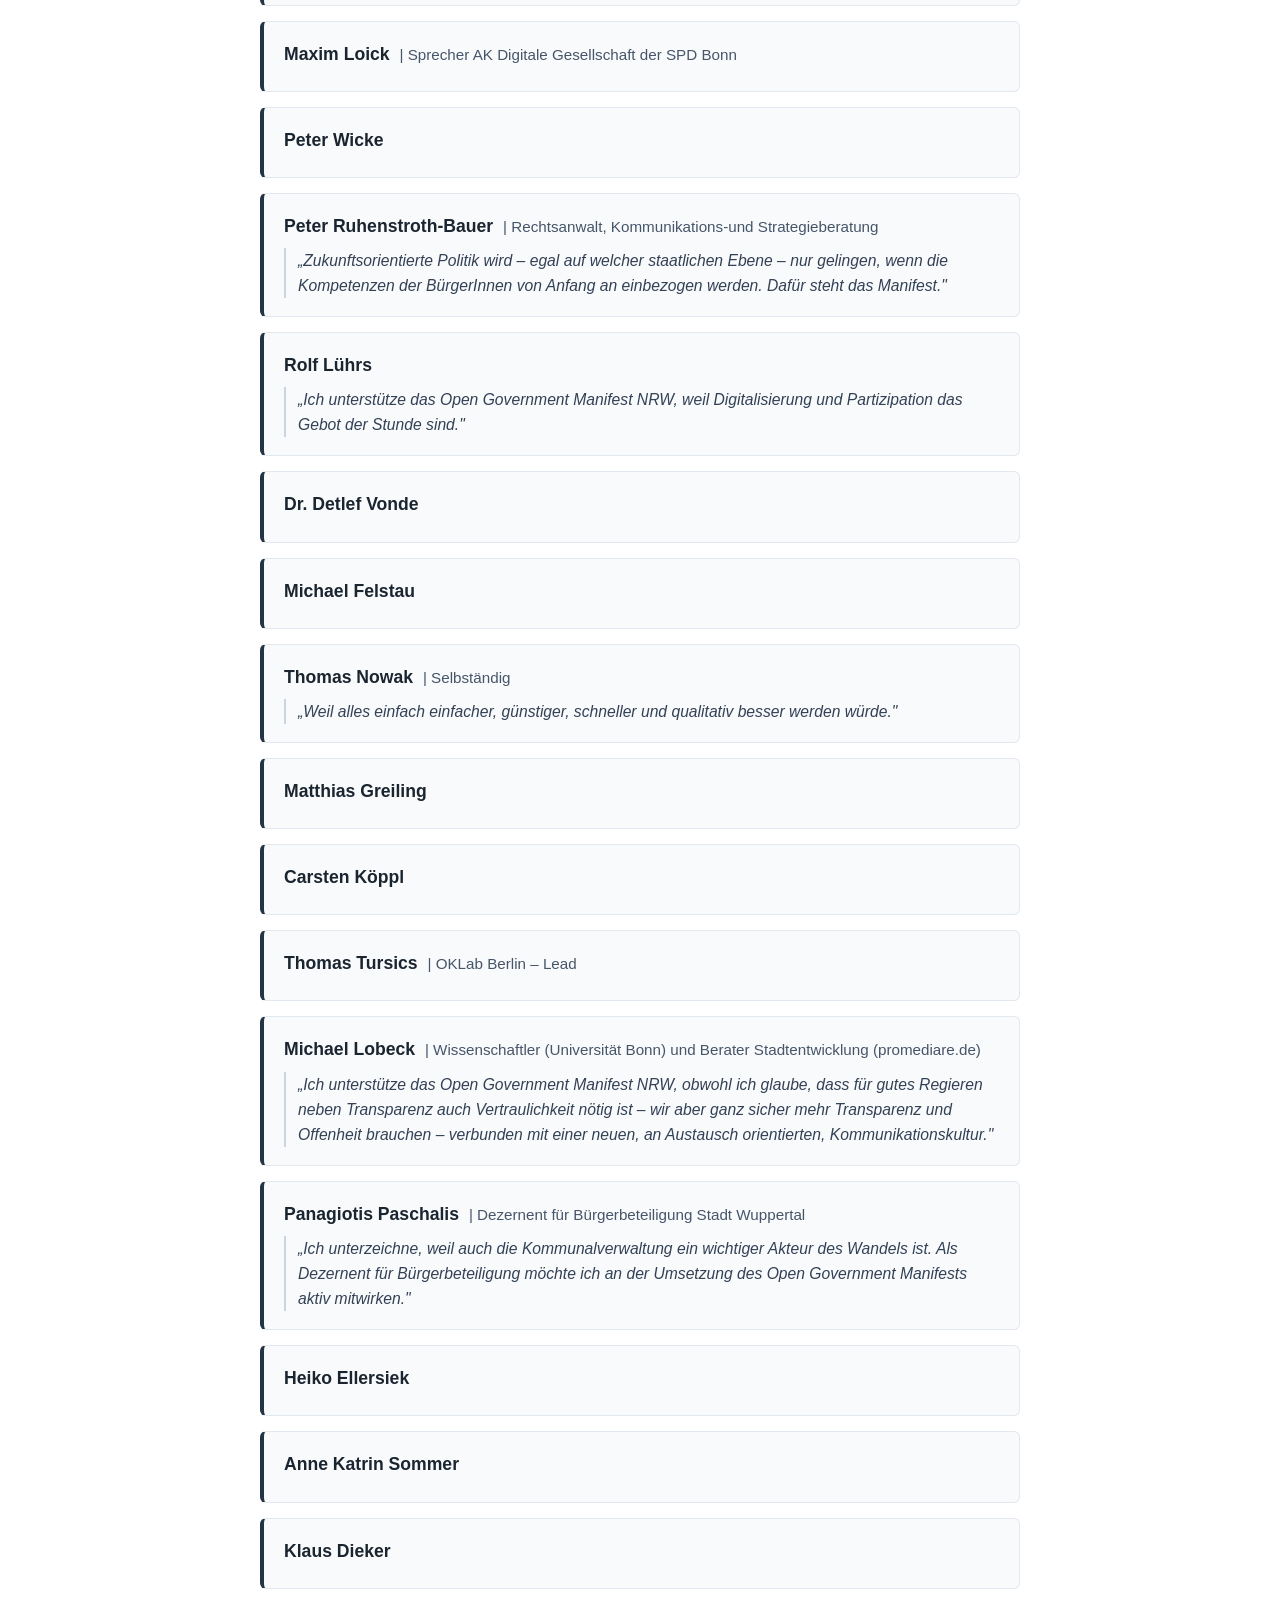
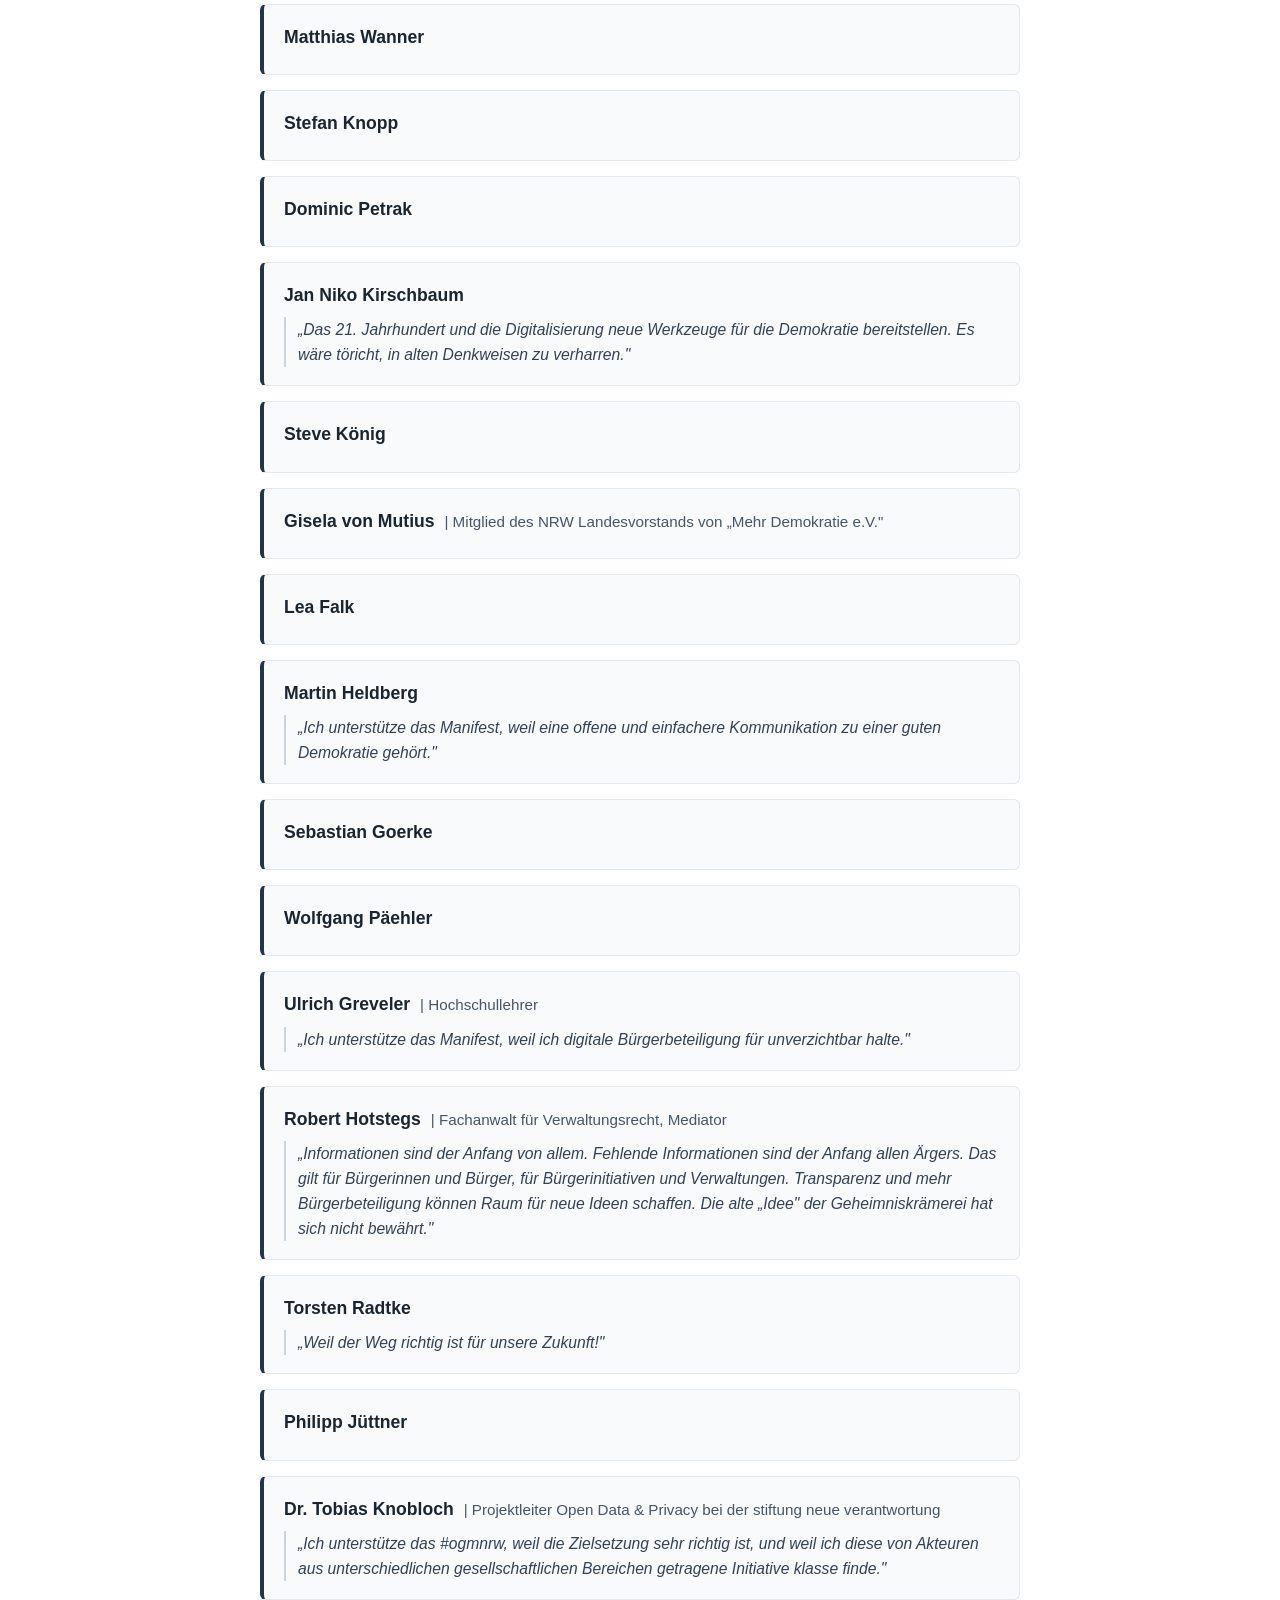
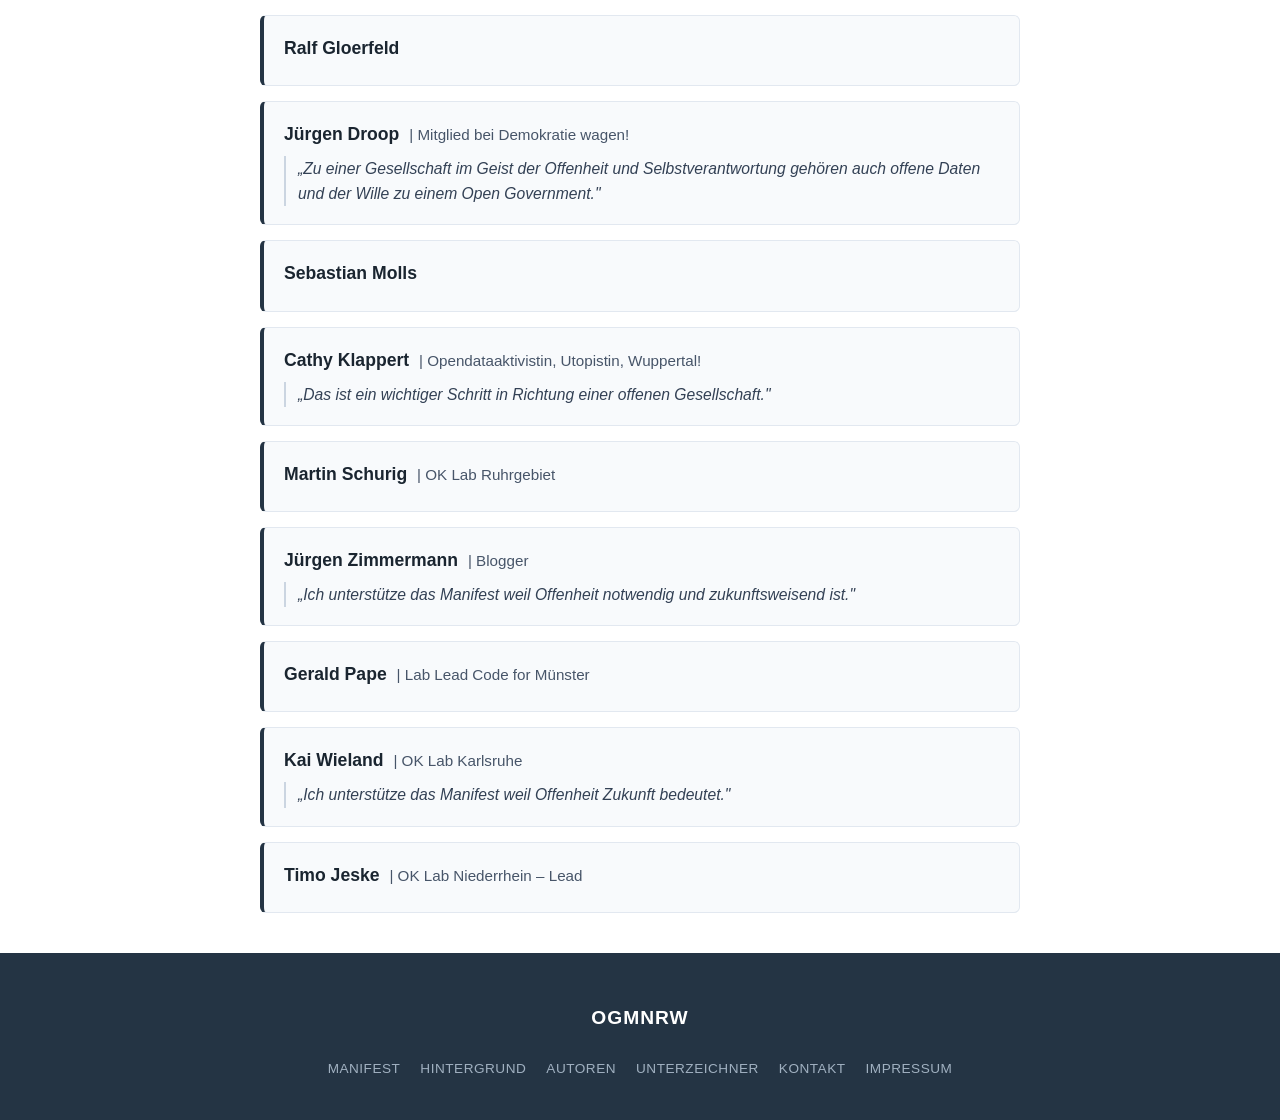
<file: docs/unterzeichner.html>
<!DOCTYPE html>
<html lang="de">
<head>
    <meta charset="UTF-8">
    <meta name="viewport" content="width=device-width, initial-scale=1.0">
    <title>Unterzeichner – Open Government Manifest NRW</title>
    <link rel="stylesheet" href="style.css">
</head>
<body>

    <header>
        <a href="index.html"><img src="pics/logo_ogmnrw_5.svg" alt="Open Government Manifest NRW" class="header-logo"></a>
    </header>

    <nav class="page-nav">
        <a href="index.html">Manifest</a>
        <a href="hintergrund.html">Hintergrund</a>
        <a href="autoren.html">Autoren</a>
        <a href="unterzeichner.html" class="active">Unterzeichner</a>
        <a href="kontakt.html">Kontakt</a>
        <a href="impressum.html">Impressum</a>
    </nav>

    <main class="container">
        <h2 class="section-title">Unterzeichnerinnen und Unterzeichner</h2>

        <div class="sig-list">

            <div class="sig-card">
                <div class="sig-header">
                    <span class="sig-name">Denis Kurz</span> <span class="sig-title">| Do-FOSS</span>
                </div>
                <div class="sig-quote">„Das Manifest bettet Freie und Offene Software in einen staatlichen Gesamtkontext ein. Eine offene digitale Infrastruktur ist die technische Basis eines Open-Government-Konzepts."</div>
            </div>

            <div class="sig-card">
                <div class="sig-header">
                    <span class="sig-name">Till Schäfer</span> <span class="sig-title">| Repräsentant der Bürgerinitiative Do-FOSS</span>
                </div>
                <div class="sig-quote">„Offenheit im Sinne der Partizipation, Transparenz und Vertrauen sind wichtige Grundpfeiler für eine gemeinsame und nachhaltige Gestaltung des (digitalen) Lebensraumes. Wir sehen Offene Kommunen.NRW und das Open Government Manifest NRW als wichtige Bausteine für eine zielgerichtete Realisierung dieser Werte."</div>
            </div>

            <div class="sig-card">
                <div class="sig-header">
                    <span class="sig-name">Christian Nähle</span> <span class="sig-title">| Geschäftsführer von Do-FOSS</span>
                </div>
                <div class="sig-quote">„Open als Prinzip braucht ein Rahmenwerk. Dies ist mit dem Manifest gelungen."</div>
            </div>

            <div class="sig-card">
                <div class="sig-header">
                    <span class="sig-name">Dr. Richard Ralfs</span> <span class="sig-title">| Bundesarbeitsgemeinschaft Medien/Netz Bündnis 90 / DIE GRÜNEN</span>
                </div>
            </div>

            <div class="sig-card">
                <div class="sig-header">
                    <span class="sig-name">Kevin Arutyunyan</span>
                </div>
            </div>

            <div class="sig-card">
                <div class="sig-header">
                    <span class="sig-name">Karl-Matthias Pick</span>
                </div>
            </div>

            <div class="sig-card">
                <div class="sig-header">
                    <span class="sig-name">Arne Kamola</span>
                </div>
            </div>

            <div class="sig-card">
                <div class="sig-header">
                    <span class="sig-name">Tobias Siebenlist</span>
                </div>
            </div>

            <div class="sig-card">
                <div class="sig-header">
                    <span class="sig-name">Paul Pawlowski</span> <span class="sig-title">| Koordinator Direkte Demokratie Deutschland, DiDeD.de</span>
                </div>
            </div>

            <div class="sig-card">
                <div class="sig-header">
                    <span class="sig-name">Michael Fromm</span> <span class="sig-title">| Aktivist bei DiEM25 / Regionalgruppe „Bergisches Land"</span>
                </div>
            </div>

            <div class="sig-card">
                <div class="sig-header">
                    <span class="sig-name">Anke Johannsen</span> <span class="sig-title">| Kreativschaffende</span>
                </div>
            </div>

            <div class="sig-card">
                <div class="sig-header">
                    <span class="sig-name">Andreas Mucke</span> <span class="sig-title">| Oberbürgermeister der Stadt Wuppertal</span>
                </div>
            </div>

            <div class="sig-card">
                <div class="sig-header">
                    <span class="sig-name">Caroline Paulick-Thiel</span>
                </div>
            </div>

            <div class="sig-card">
                <div class="sig-header">
                    <span class="sig-name">Olaf Konrad</span> <span class="sig-title">| Bürger und Teil einer Kommunalverwaltung – Wandler zwischen den „Welten"</span>
                </div>
                <div class="sig-quote">„Ich unterstützt das Manifest weil es hier noch viele Löcher zu bohren gilt."</div>
            </div>

            <div class="sig-card">
                <div class="sig-header">
                    <span class="sig-name">Simon Welslau</span>
                </div>
            </div>

            <div class="sig-card">
                <div class="sig-header">
                    <span class="sig-name">Dietmar Koether</span>
                </div>
                <div class="sig-quote">„Ich unterstütze das Manifest, weil ich die Inhalte teile und unterstütze!"</div>
            </div>

            <div class="sig-card">
                <div class="sig-header">
                    <span class="sig-name">Markus Drenger</span>
                </div>
            </div>

            <div class="sig-card">
                <div class="sig-header">
                    <span class="sig-name">Dirk Blauhut</span>
                </div>
            </div>

            <div class="sig-card">
                <div class="sig-header">
                    <span class="sig-name">Patrick Schiffer</span> <span class="sig-title">| Vorsitzender Piratenpartei NRW & OK Lab Düsseldorf</span>
                </div>
                <div class="sig-quote">„Ich unterstütze das Manifest, weil ich seit Jahren mehr Transparenz, Kollaboration und Partizipation fordere. Open Government ist längst eine international anerkannte Strategie für innovative und moderne Verwaltung geworden. Ich möchte dazu beitragen, Barrieren abzubauen und den Prozess hin zu einer offenen Gesellschaft auch in NRW zu beschleunigen."</div>
            </div>

            <div class="sig-card">
                <div class="sig-header">
                    <span class="sig-name">Klaus Burmeister</span>
                </div>
                <div class="sig-quote">„Offenheit und Teilhabe sind die Grundlage bürgerschaftlichen Engagements. Open Government greift allerdings zu kurz, wenn unternehmerisches Handeln nicht integriert wird."</div>
            </div>

            <div class="sig-card">
                <div class="sig-header">
                    <span class="sig-name">Vaclav Demling</span>
                </div>
                <div class="sig-quote">„Ich unterstütze das Manifest, weil eine starke Gesellschaft offen und eine offene Gesellschaft stark ist."</div>
            </div>

            <div class="sig-card">
                <div class="sig-header">
                    <span class="sig-name">Daniel Weber</span>
                </div>
                <div class="sig-quote">„Ich möchte die Digitalisierung und die damit verbundene Kompetenzentwicklung bereits im Kleinkindalter vorantreiben."</div>
            </div>

            <div class="sig-card">
                <div class="sig-header">
                    <span class="sig-name">Kirsten Witte</span>
                </div>
            </div>

            <div class="sig-card">
                <div class="sig-header">
                    <span class="sig-name">Alfa Ersosi</span>
                </div>
                <div class="sig-quote">„Ich unterstütze das Open Government Manifest NRW, weil ich für Offenheit, Transparenz und Bürgerbeteiligung stehe."</div>
            </div>

            <div class="sig-card">
                <div class="sig-header">
                    <span class="sig-name">Stefan Müller</span> <span class="sig-title">| Bündnis 90 /Die Grünen Düsseldorf</span>
                </div>
            </div>

            <div class="sig-card">
                <div class="sig-header">
                    <span class="sig-name">Karl-Heinz Breuch</span>
                </div>
                <div class="sig-quote">„Demokratie nur offen und transparent funktioniert. Die Digitalisierung bietet eine nie dagewesen Möglichkeit Demokratie zu leben. Wir sollten diese Chance nutzen."</div>
            </div>

            <div class="sig-card">
                <div class="sig-header">
                    <span class="sig-name">Maxim Loick</span> <span class="sig-title">| Sprecher AK Digitale Gesellschaft der SPD Bonn</span>
                </div>
            </div>

            <div class="sig-card">
                <div class="sig-header">
                    <span class="sig-name">Peter Wicke</span>
                </div>
            </div>

            <div class="sig-card">
                <div class="sig-header">
                    <span class="sig-name">Peter Ruhenstroth-Bauer</span> <span class="sig-title">| Rechtsanwalt, Kommunikations-und Strategieberatung</span>
                </div>
                <div class="sig-quote">„Zukunftsorientierte Politik wird – egal auf welcher staatlichen Ebene – nur gelingen, wenn die Kompetenzen der BürgerInnen von Anfang an einbezogen werden. Dafür steht das Manifest."</div>
            </div>

            <div class="sig-card">
                <div class="sig-header">
                    <span class="sig-name">Rolf Lührs</span>
                </div>
                <div class="sig-quote">„Ich unterstütze das Open Government Manifest NRW, weil Digitalisierung und Partizipation das Gebot der Stunde sind."</div>
            </div>

            <div class="sig-card">
                <div class="sig-header">
                    <span class="sig-name">Dr. Detlef Vonde</span>
                </div>
            </div>

            <div class="sig-card">
                <div class="sig-header">
                    <span class="sig-name">Michael Felstau</span>
                </div>
            </div>

            <div class="sig-card">
                <div class="sig-header">
                    <span class="sig-name">Thomas Nowak</span> <span class="sig-title">| Selbständig</span>
                </div>
                <div class="sig-quote">„Weil alles einfach einfacher, günstiger, schneller und qualitativ besser werden würde."</div>
            </div>

            <div class="sig-card">
                <div class="sig-header">
                    <span class="sig-name">Matthias Greiling</span>
                </div>
            </div>

            <div class="sig-card">
                <div class="sig-header">
                    <span class="sig-name">Carsten Köppl</span>
                </div>
            </div>

            <div class="sig-card">
                <div class="sig-header">
                    <span class="sig-name">Thomas Tursics</span> <span class="sig-title">| OKLab Berlin – Lead</span>
                </div>
            </div>

            <div class="sig-card">
                <div class="sig-header">
                    <span class="sig-name">Michael Lobeck</span> <span class="sig-title">| Wissenschaftler (Universität Bonn) und Berater Stadtentwicklung (promediare.de)</span>
                </div>
                <div class="sig-quote">„Ich unterstütze das Open Government Manifest NRW, obwohl ich glaube, dass für gutes Regieren neben Transparenz auch Vertraulichkeit nötig ist – wir aber ganz sicher mehr Transparenz und Offenheit brauchen – verbunden mit einer neuen, an Austausch orientierten, Kommunikationskultur."</div>
            </div>

            <div class="sig-card">
                <div class="sig-header">
                    <span class="sig-name">Panagiotis Paschalis</span> <span class="sig-title">| Dezernent für Bürgerbeteiligung Stadt Wuppertal</span>
                </div>
                <div class="sig-quote">„Ich unterzeichne, weil auch die Kommunalverwaltung ein wichtiger Akteur des Wandels ist. Als Dezernent für Bürgerbeteiligung möchte ich an der Umsetzung des Open Government Manifests aktiv mitwirken."</div>
            </div>

            <div class="sig-card">
                <div class="sig-header">
                    <span class="sig-name">Heiko Ellersiek</span>
                </div>
            </div>

            <div class="sig-card">
                <div class="sig-header">
                    <span class="sig-name">Anne Katrin Sommer</span>
                </div>
            </div>

            <div class="sig-card">
                <div class="sig-header">
                    <span class="sig-name">Klaus Dieker</span>
                </div>
            </div>

            <div class="sig-card">
                <div class="sig-header">
                    <span class="sig-name">Matthias Wanner</span>
                </div>
            </div>

            <div class="sig-card">
                <div class="sig-header">
                    <span class="sig-name">Stefan Knopp</span>
                </div>
            </div>

            <div class="sig-card">
                <div class="sig-header">
                    <span class="sig-name">Dominic Petrak</span>
                </div>
            </div>

            <div class="sig-card">
                <div class="sig-header">
                    <span class="sig-name">Jan Niko Kirschbaum</span>
                </div>
                <div class="sig-quote">„Das 21. Jahrhundert und die Digitalisierung neue Werkzeuge für die Demokratie bereitstellen. Es wäre töricht, in alten Denkweisen zu verharren."</div>
            </div>

            <div class="sig-card">
                <div class="sig-header">
                    <span class="sig-name">Steve König</span>
                </div>
            </div>

            <div class="sig-card">
                <div class="sig-header">
                    <span class="sig-name">Gisela von Mutius</span> <span class="sig-title">| Mitglied des NRW Landesvorstands von „Mehr Demokratie e.V."</span>
                </div>
            </div>

            <div class="sig-card">
                <div class="sig-header">
                    <span class="sig-name">Lea Falk</span>
                </div>
            </div>

            <div class="sig-card">
                <div class="sig-header">
                    <span class="sig-name">Martin Heldberg</span>
                </div>
                <div class="sig-quote">„Ich unterstütze das Manifest, weil eine offene und einfachere Kommunikation zu einer guten Demokratie gehört."</div>
            </div>

            <div class="sig-card">
                <div class="sig-header">
                    <span class="sig-name">Sebastian Goerke</span>
                </div>
            </div>

            <div class="sig-card">
                <div class="sig-header">
                    <span class="sig-name">Wolfgang Päehler</span>
                </div>
            </div>

            <div class="sig-card">
                <div class="sig-header">
                    <span class="sig-name">Ulrich Greveler</span> <span class="sig-title">| Hochschullehrer</span>
                </div>
                <div class="sig-quote">„Ich unterstütze das Manifest, weil ich digitale Bürgerbeteiligung für unverzichtbar halte."</div>
            </div>

            <div class="sig-card">
                <div class="sig-header">
                    <span class="sig-name">Robert Hotstegs</span> <span class="sig-title">| Fachanwalt für Verwaltungsrecht, Mediator</span>
                </div>
                <div class="sig-quote">„Informationen sind der Anfang von allem. Fehlende Informationen sind der Anfang allen Ärgers. Das gilt für Bürgerinnen und Bürger, für Bürgerinitiativen und Verwaltungen. Transparenz und mehr Bürgerbeteiligung können Raum für neue Ideen schaffen. Die alte „Idee" der Geheimniskrämerei hat sich nicht bewährt."</div>
            </div>

            <div class="sig-card">
                <div class="sig-header">
                    <span class="sig-name">Torsten Radtke</span>
                </div>
                <div class="sig-quote">„Weil der Weg richtig ist für unsere Zukunft!"</div>
            </div>

            <div class="sig-card">
                <div class="sig-header">
                    <span class="sig-name">Philipp Jüttner</span>
                </div>
            </div>

            <div class="sig-card">
                <div class="sig-header">
                    <span class="sig-name">Dr. Tobias Knobloch</span> <span class="sig-title">| Projektleiter Open Data & Privacy bei der stiftung neue verantwortung</span>
                </div>
                <div class="sig-quote">„Ich unterstütze das #ogmnrw, weil die Zielsetzung sehr richtig ist, und weil ich diese von Akteuren aus unterschiedlichen gesellschaftlichen Bereichen getragene Initiative klasse finde."</div>
            </div>

            <div class="sig-card">
                <div class="sig-header">
                    <span class="sig-name">Ralf Gloerfeld</span>
                </div>
            </div>

            <div class="sig-card">
                <div class="sig-header">
                    <span class="sig-name">Jürgen Droop</span> <span class="sig-title">| Mitglied bei Demokratie wagen!</span>
                </div>
                <div class="sig-quote">„Zu einer Gesellschaft im Geist der Offenheit und Selbstverantwortung gehören auch offene Daten und der Wille zu einem Open Government."</div>
            </div>

            <div class="sig-card">
                <div class="sig-header">
                    <span class="sig-name">Sebastian Molls</span>
                </div>
            </div>

            <div class="sig-card">
                <div class="sig-header">
                    <span class="sig-name">Cathy Klappert</span> <span class="sig-title">| Opendataaktivistin, Utopistin, Wuppertal!</span>
                </div>
                <div class="sig-quote">„Das ist ein wichtiger Schritt in Richtung einer offenen Gesellschaft."</div>
            </div>

            <div class="sig-card">
                <div class="sig-header">
                    <span class="sig-name">Martin Schurig</span> <span class="sig-title">| OK Lab Ruhrgebiet</span>
                </div>
            </div>

            <div class="sig-card">
                <div class="sig-header">
                    <span class="sig-name">Jürgen Zimmermann</span> <span class="sig-title">| Blogger</span>
                </div>
                <div class="sig-quote">„Ich unterstütze das Manifest weil Offenheit notwendig und zukunftsweisend ist."</div>
            </div>

            <div class="sig-card">
                <div class="sig-header">
                    <span class="sig-name">Gerald Pape</span> <span class="sig-title">| Lab Lead Code for Münster</span>
                </div>
            </div>

            <div class="sig-card">
                <div class="sig-header">
                    <span class="sig-name">Kai Wieland</span> <span class="sig-title">| OK Lab Karlsruhe</span>
                </div>
                <div class="sig-quote">„Ich unterstütze das Manifest weil Offenheit Zukunft bedeutet."</div>
            </div>

            <div class="sig-card">
                <div class="sig-header">
                    <span class="sig-name">Timo Jeske</span> <span class="sig-title">| OK Lab Niederrhein – Lead</span>
                </div>
            </div>

        </div>
    </main>

    <footer>
        <div class="footer-content">
            <div class="footer-logo">
                <div class="logo-bars">
                    <div class="bar orange"></div>
                    <div class="bar blue"></div>
                    <div class="bar purple"></div>
                    <div class="bar green"></div>
                </div>
                <span>OGMNRW</span>
            </div>
            <nav class="footer-links">
                <a href="index.html">Manifest</a>
                <a href="hintergrund.html">Hintergrund</a>
                <a href="autoren.html">Autoren</a>
                <a href="unterzeichner.html">Unterzeichner</a>
                <a href="kontakt.html">Kontakt</a>
                <a href="impressum.html">Impressum</a>
            </nav>
        </div>
    </footer>

    <script src="app.js"></script>
</body>
</html>
</file>
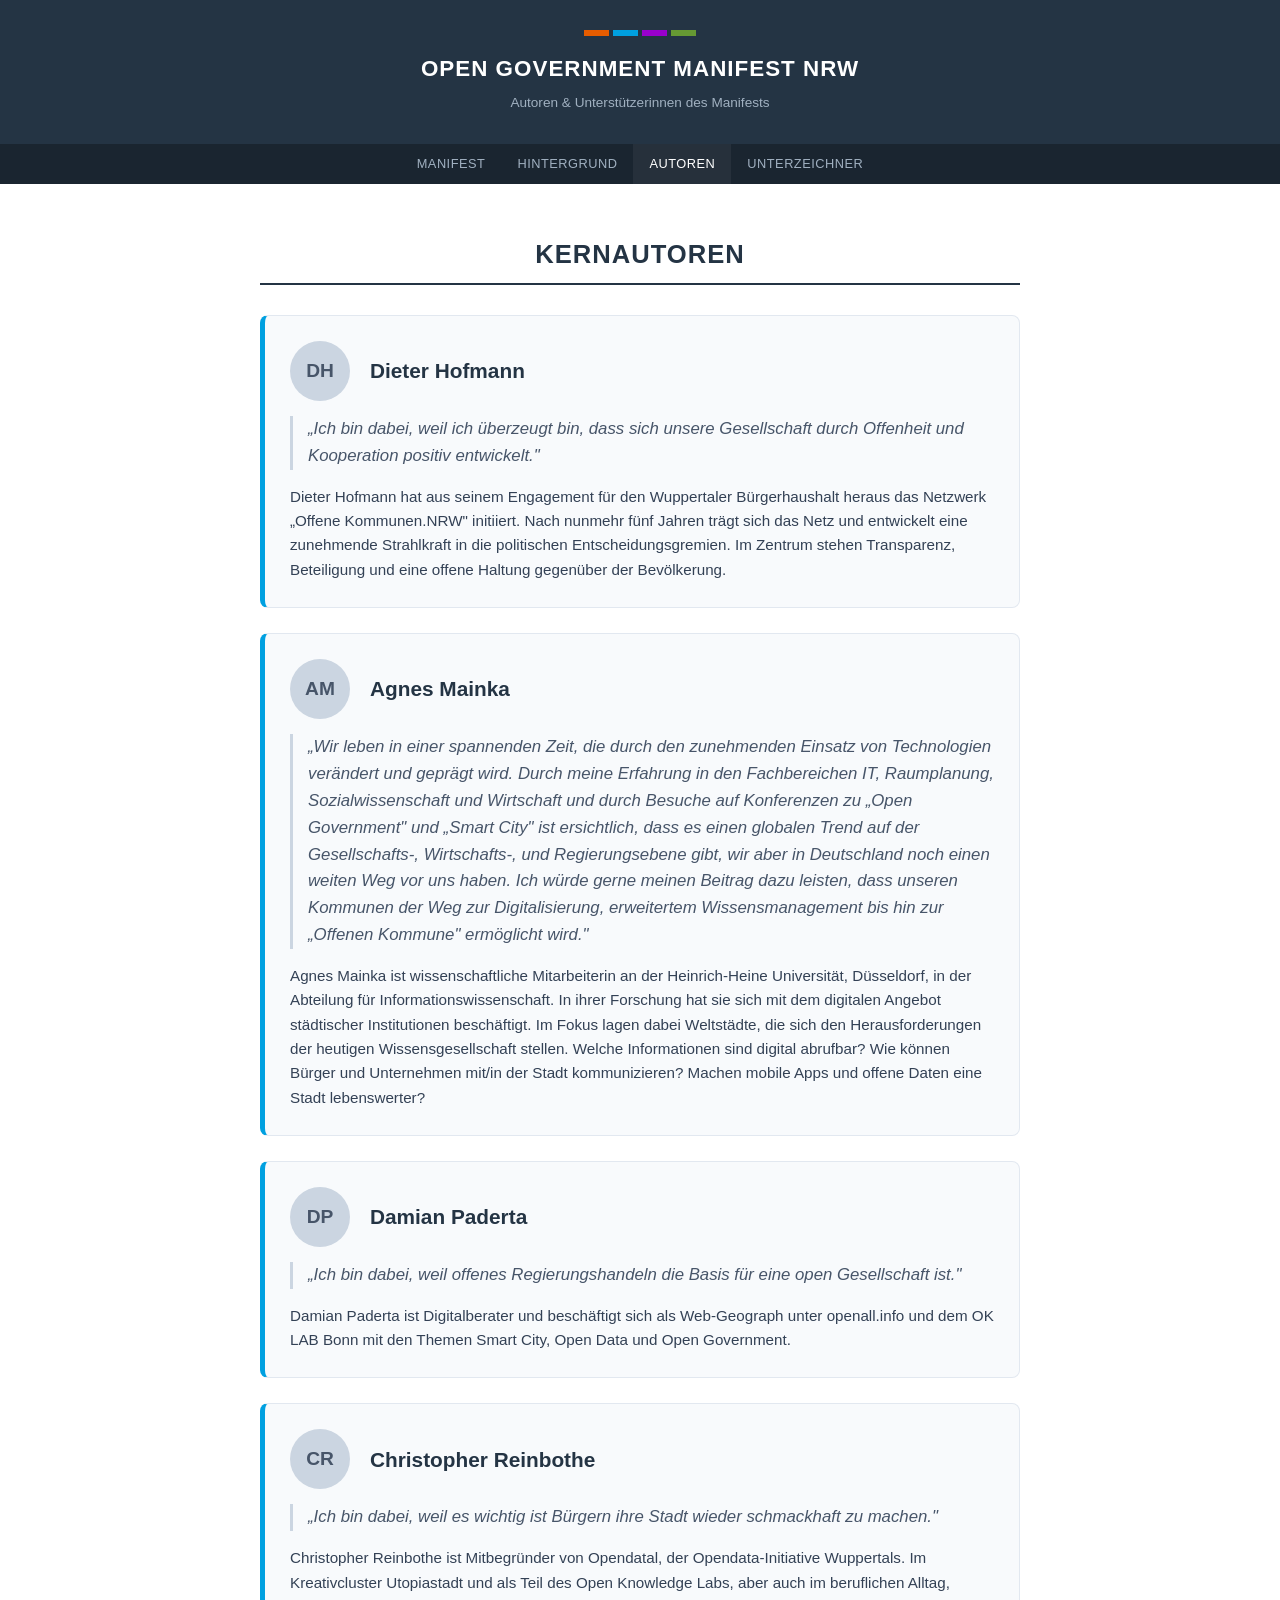
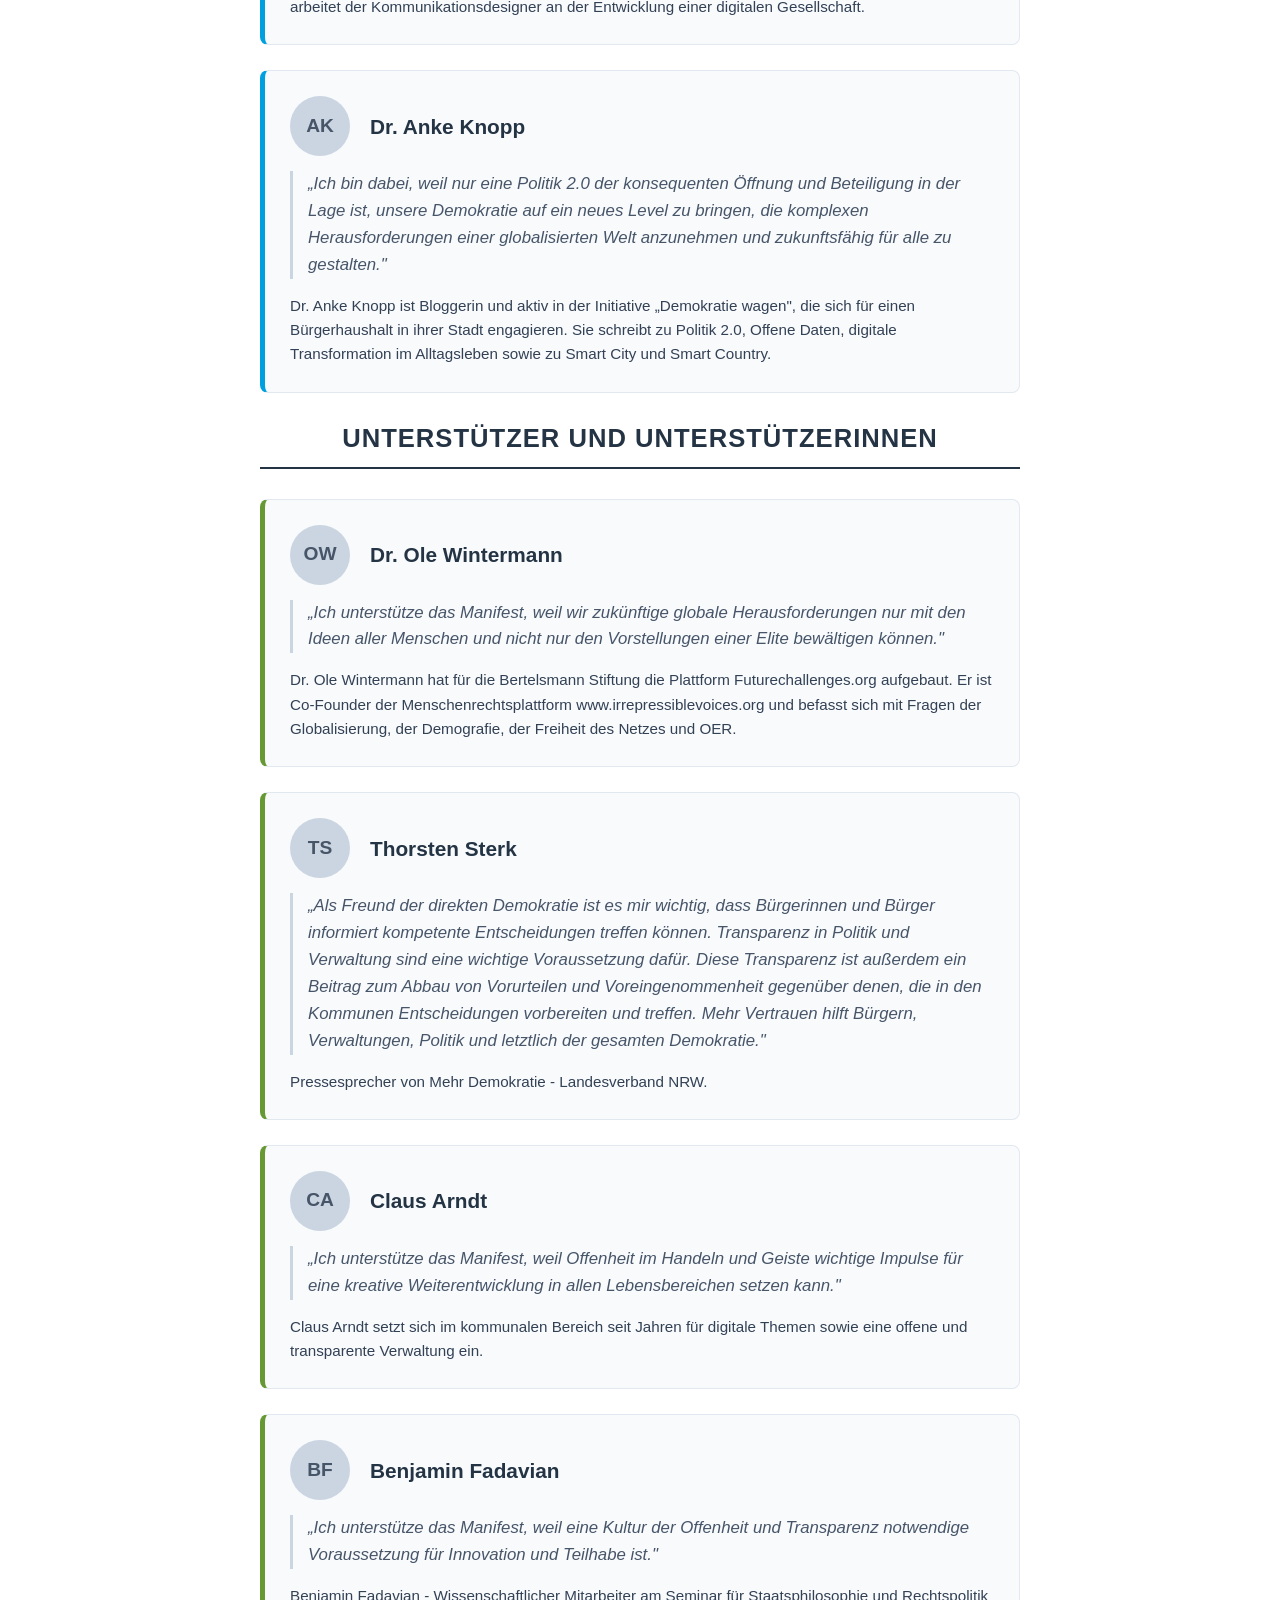
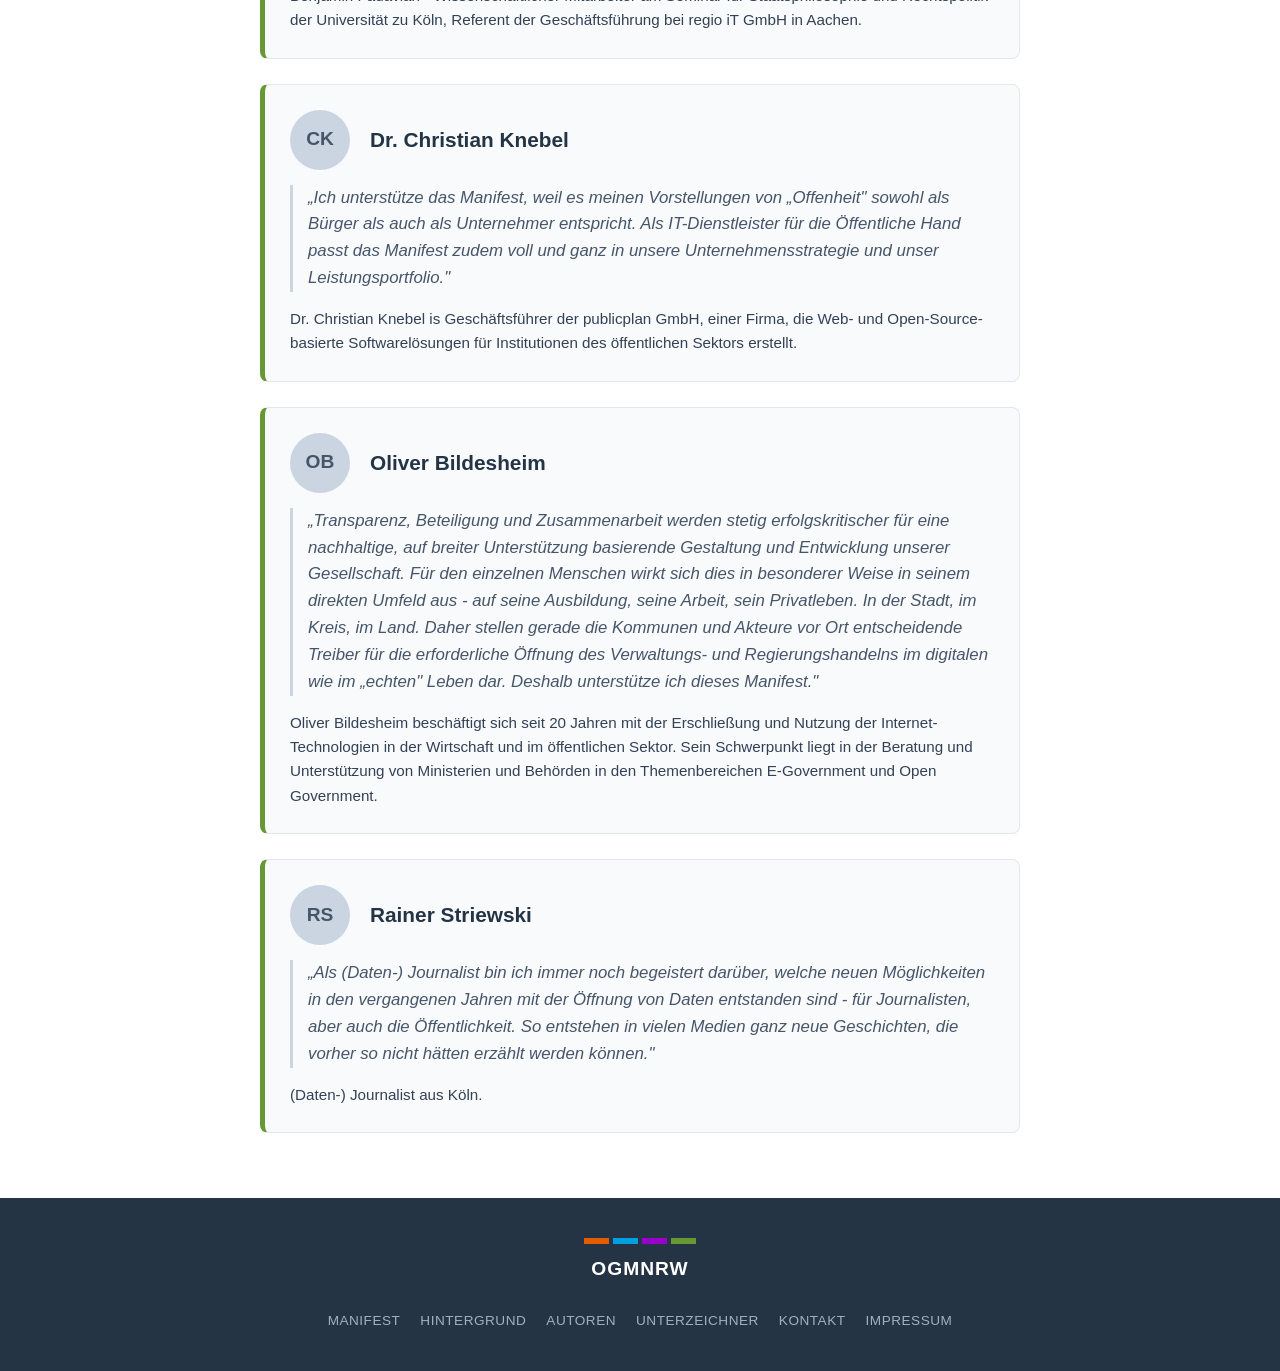
<file: website/autoren.html>
<!DOCTYPE html>
<html lang="de">
<head>
    <meta charset="UTF-8">
    <meta name="viewport" content="width=device-width, initial-scale=1.0">
    <title>Autoren – Open Government Manifest NRW</title>
    <link rel="stylesheet" href="style.css">
</head>
<body>

    <header>
        <div class="logo-container">
            <div class="logo-bars">
                <div class="bar orange"></div>
                <div class="bar blue"></div>
                <div class="bar purple"></div>
                <div class="bar green"></div>
            </div>
            <div class="logo-text">
                <h1>Open Government Manifest NRW</h1>
                <p>Autoren & Unterstützerinnen des Manifests</p>
            </div>
        </div>
    </header>

    <nav class="page-nav">
        <a href="index.html">Manifest</a>
        <a href="hintergrund.html">Hintergrund</a>
        <a href="autoren.html" class="active">Autoren</a>
        <a href="unterzeichner.html">Unterzeichner</a>
    </nav>

    <main class="container">

        <h2 class="section-title">Kernautoren</h2>

        <div class="person-card kern">
            <div class="person-header">
                <div class="avatar-placeholder">DH</div>
                <div class="person-name">Dieter Hofmann</div>
            </div>
            <div class="quote">„Ich bin dabei, weil ich überzeugt bin, dass sich unsere Gesellschaft durch Offenheit und Kooperation positiv entwickelt."</div>
            <div class="bio">Dieter Hofmann hat aus seinem Engagement für den Wuppertaler Bürgerhaushalt heraus das Netzwerk „Offene Kommunen.NRW" initiiert. Nach nunmehr fünf Jahren trägt sich das Netz und entwickelt eine zunehmende Strahlkraft in die politischen Entscheidungsgremien. Im Zentrum stehen Transparenz, Beteiligung und eine offene Haltung gegenüber der Bevölkerung.</div>
        </div>

        <div class="person-card kern">
            <div class="person-header">
                <div class="avatar-placeholder">AM</div>
                <div class="person-name">Agnes Mainka</div>
            </div>
            <div class="quote">„Wir leben in einer spannenden Zeit, die durch den zunehmenden Einsatz von Technologien verändert und geprägt wird. Durch meine Erfahrung in den Fachbereichen IT, Raumplanung, Sozialwissenschaft und Wirtschaft und durch Besuche auf Konferenzen zu „Open Government" und „Smart City" ist ersichtlich, dass es einen globalen Trend auf der Gesellschafts-, Wirtschafts-, und Regierungsebene gibt, wir aber in Deutschland noch einen weiten Weg vor uns haben. Ich würde gerne meinen Beitrag dazu leisten, dass unseren Kommunen der Weg zur Digitalisierung, erweitertem Wissensmanagement bis hin zur „Offenen Kommune" ermöglicht wird."</div>
            <div class="bio">Agnes Mainka ist wissenschaftliche Mitarbeiterin an der Heinrich-Heine Universität, Düsseldorf, in der Abteilung für Informationswissenschaft. In ihrer Forschung hat sie sich mit dem digitalen Angebot städtischer Institutionen beschäftigt. Im Fokus lagen dabei Weltstädte, die sich den Herausforderungen der heutigen Wissensgesellschaft stellen. Welche Informationen sind digital abrufbar? Wie können Bürger und Unternehmen mit/in der Stadt kommunizieren? Machen mobile Apps und offene Daten eine Stadt lebenswerter?</div>
        </div>

        <div class="person-card kern">
            <div class="person-header">
                <div class="avatar-placeholder">DP</div>
                <div class="person-name">Damian Paderta</div>
            </div>
            <div class="quote">„Ich bin dabei, weil offenes Regierungshandeln die Basis für eine open Gesellschaft ist."</div>
            <div class="bio">Damian Paderta ist Digitalberater und beschäftigt sich als Web-Geograph unter openall.info und dem OK LAB Bonn mit den Themen Smart City, Open Data und Open Government.</div>
        </div>

        <div class="person-card kern">
            <div class="person-header">
                <div class="avatar-placeholder">CR</div>
                <div class="person-name">Christopher Reinbothe</div>
            </div>
            <div class="quote">„Ich bin dabei, weil es wichtig ist Bürgern ihre Stadt wieder schmackhaft zu machen."</div>
            <div class="bio">Christopher Reinbothe ist Mitbegründer von Opendatal, der Opendata-Initiative Wuppertals. Im Kreativcluster Utopiastadt und als Teil des Open Knowledge Labs, aber auch im beruflichen Alltag, arbeitet der Kommunikationsdesigner an der Entwicklung einer digitalen Gesellschaft.</div>
        </div>

        <div class="person-card kern">
            <div class="person-header">
                <div class="avatar-placeholder">AK</div>
                <div class="person-name">Dr. Anke Knopp</div>
            </div>
            <div class="quote">„Ich bin dabei, weil nur eine Politik 2.0 der konsequenten Öffnung und Beteiligung in der Lage ist, unsere Demokratie auf ein neues Level zu bringen, die komplexen Herausforderungen einer globalisierten Welt anzunehmen und zukunftsfähig für alle zu gestalten."</div>
            <div class="bio">Dr. Anke Knopp ist Bloggerin und aktiv in der Initiative „Demokratie wagen", die sich für einen Bürgerhaushalt in ihrer Stadt engagieren. Sie schreibt zu Politik 2.0, Offene Daten, digitale Transformation im Alltagsleben sowie zu Smart City und Smart Country.</div>
        </div>

        <h2 class="section-title">Unterstützer und Unterstützerinnen</h2>

        <div class="person-card unterstuetzer">
            <div class="person-header">
                <div class="avatar-placeholder">OW</div>
                <div class="person-name">Dr. Ole Wintermann</div>
            </div>
            <div class="quote">„Ich unterstütze das Manifest, weil wir zukünftige globale Herausforderungen nur mit den Ideen aller Menschen und nicht nur den Vorstellungen einer Elite bewältigen können."</div>
            <div class="bio">Dr. Ole Wintermann hat für die Bertelsmann Stiftung die Plattform Futurechallenges.org aufgebaut. Er ist Co-Founder der Menschenrechtsplattform www.irrepressiblevoices.org und befasst sich mit Fragen der Globalisierung, der Demografie, der Freiheit des Netzes und OER.</div>
        </div>

        <div class="person-card unterstuetzer">
            <div class="person-header">
                <div class="avatar-placeholder">TS</div>
                <div class="person-name">Thorsten Sterk</div>
            </div>
            <div class="quote">„Als Freund der direkten Demokratie ist es mir wichtig, dass Bürgerinnen und Bürger informiert kompetente Entscheidungen treffen können. Transparenz in Politik und Verwaltung sind eine wichtige Voraussetzung dafür. Diese Transparenz ist außerdem ein Beitrag zum Abbau von Vorurteilen und Voreingenommenheit gegenüber denen, die in den Kommunen Entscheidungen vorbereiten und treffen. Mehr Vertrauen hilft Bürgern, Verwaltungen, Politik und letztlich der gesamten Demokratie."</div>
            <div class="bio">Pressesprecher von Mehr Demokratie - Landesverband NRW.</div>
        </div>

        <div class="person-card unterstuetzer">
            <div class="person-header">
                <div class="avatar-placeholder">CA</div>
                <div class="person-name">Claus Arndt</div>
            </div>
            <div class="quote">„Ich unterstütze das Manifest, weil Offenheit im Handeln und Geiste wichtige Impulse für eine kreative Weiterentwicklung in allen Lebensbereichen setzen kann."</div>
            <div class="bio">Claus Arndt setzt sich im kommunalen Bereich seit Jahren für digitale Themen sowie eine offene und transparente Verwaltung ein.</div>
        </div>

        <div class="person-card unterstuetzer">
            <div class="person-header">
                <div class="avatar-placeholder">BF</div>
                <div class="person-name">Benjamin Fadavian</div>
            </div>
            <div class="quote">„Ich unterstütze das Manifest, weil eine Kultur der Offenheit und Transparenz notwendige Voraussetzung für Innovation und Teilhabe ist."</div>
            <div class="bio">Benjamin Fadavian - Wissenschaftlicher Mitarbeiter am Seminar für Staatsphilosophie und Rechtspolitik der Universität zu Köln, Referent der Geschäftsführung bei regio iT GmbH in Aachen.</div>
        </div>

        <div class="person-card unterstuetzer">
            <div class="person-header">
                <div class="avatar-placeholder">CK</div>
                <div class="person-name">Dr. Christian Knebel</div>
            </div>
            <div class="quote">„Ich unterstütze das Manifest, weil es meinen Vorstellungen von „Offenheit" sowohl als Bürger als auch als Unternehmer entspricht. Als IT-Dienstleister für die Öffentliche Hand passt das Manifest zudem voll und ganz in unsere Unternehmensstrategie und unser Leistungsportfolio."</div>
            <div class="bio">Dr. Christian Knebel is Geschäftsführer der publicplan GmbH, einer Firma, die Web- und Open-Source-basierte Softwarelösungen für Institutionen des öffentlichen Sektors erstellt.</div>
        </div>

        <div class="person-card unterstuetzer">
            <div class="person-header">
                <div class="avatar-placeholder">OB</div>
                <div class="person-name">Oliver Bildesheim</div>
            </div>
            <div class="quote">„Transparenz, Beteiligung und Zusammenarbeit werden stetig erfolgskritischer für eine nachhaltige, auf breiter Unterstützung basierende Gestaltung und Entwicklung unserer Gesellschaft. Für den einzelnen Menschen wirkt sich dies in besonderer Weise in seinem direkten Umfeld aus - auf seine Ausbildung, seine Arbeit, sein Privatleben. In der Stadt, im Kreis, im Land. Daher stellen gerade die Kommunen und Akteure vor Ort entscheidende Treiber für die erforderliche Öffnung des Verwaltungs- und Regierungshandelns im digitalen wie im „echten" Leben dar. Deshalb unterstütze ich dieses Manifest."</div>
            <div class="bio">Oliver Bildesheim beschäftigt sich seit 20 Jahren mit der Erschließung und Nutzung der Internet-Technologien in der Wirtschaft und im öffentlichen Sektor. Sein Schwerpunkt liegt in der Beratung und Unterstützung von Ministerien und Behörden in den Themenbereichen E-Government und Open Government.</div>
        </div>

        <div class="person-card unterstuetzer">
            <div class="person-header">
                <div class="avatar-placeholder">RS</div>
                <div class="person-name">Rainer Striewski</div>
            </div>
            <div class="quote">„Als (Daten-) Journalist bin ich immer noch begeistert darüber, welche neuen Möglichkeiten in den vergangenen Jahren mit der Öffnung von Daten entstanden sind - für Journalisten, aber auch die Öffentlichkeit. So entstehen in vielen Medien ganz neue Geschichten, die vorher so nicht hätten erzählt werden können."</div>
            <div class="bio">(Daten-) Journalist aus Köln.</div>
        </div>

    </main>

    <footer>
        <div class="footer-content">
            <div class="footer-logo">
                <div class="logo-bars">
                    <div class="bar orange"></div>
                    <div class="bar blue"></div>
                    <div class="bar purple"></div>
                    <div class="bar green"></div>
                </div>
                <span>OGMNRW</span>
            </div>
            <nav class="footer-links">
                <a href="index.html">Manifest</a>
                <a href="hintergrund.html">Hintergrund</a>
                <a href="autoren.html">Autoren</a>
                <a href="unterzeichner.html">Unterzeichner</a>
                <a href="mailto:info@example.com">Kontakt</a>
                <a href="#">Impressum</a>
            </nav>
        </div>
    </footer>

    <script src="app.js"></script>
</body>
</html>
</file>
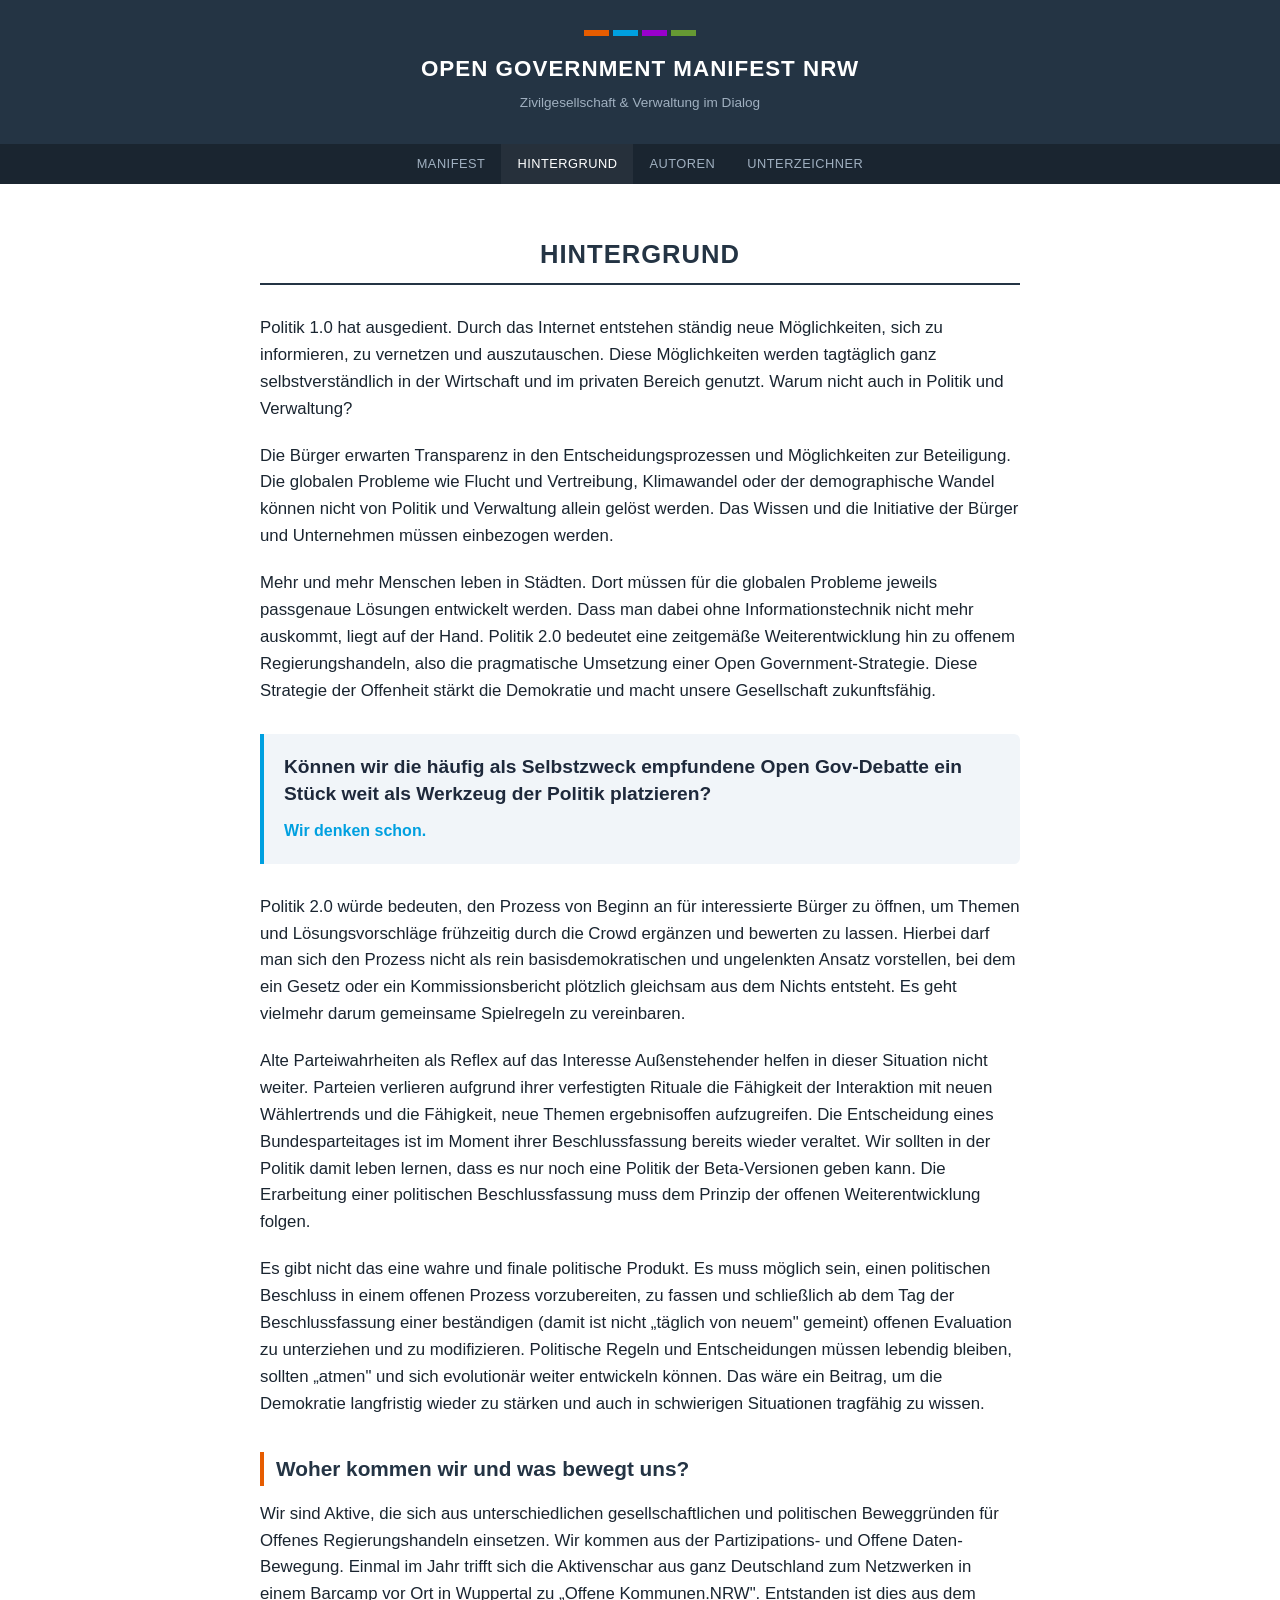
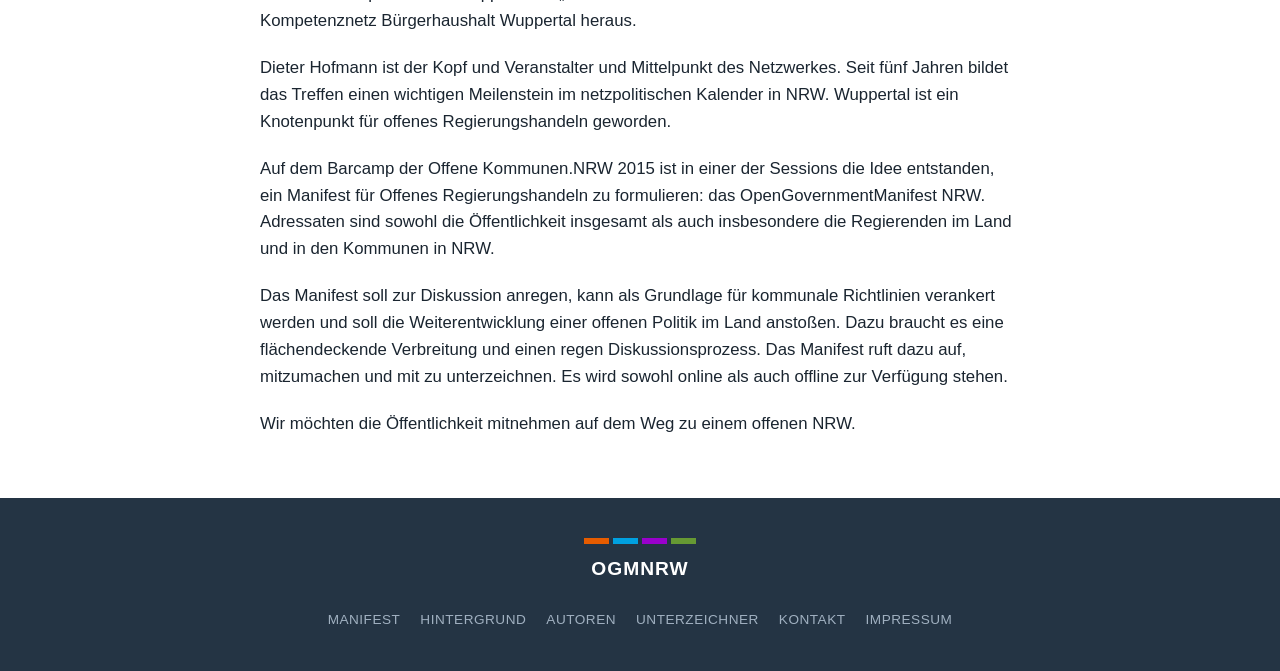
<file: website/hintergrund.html>
<!DOCTYPE html>
<html lang="de">
<head>
    <meta charset="UTF-8">
    <meta name="viewport" content="width=device-width, initial-scale=1.0">
    <title>Hintergrund – Open Government Manifest NRW</title>
    <link rel="stylesheet" href="style.css">
</head>
<body>

    <header>
        <div class="logo-container">
            <div class="logo-bars">
                <div class="bar orange"></div>
                <div class="bar blue"></div>
                <div class="bar purple"></div>
                <div class="bar green"></div>
            </div>
            <div class="logo-text">
                <h1>Open Government Manifest NRW</h1>
                <p>Zivilgesellschaft & Verwaltung im Dialog</p>
            </div>
        </div>
    </header>

    <nav class="page-nav">
        <a href="index.html">Manifest</a>
        <a href="hintergrund.html" class="active">Hintergrund</a>
        <a href="autoren.html">Autoren</a>
        <a href="unterzeichner.html">Unterzeichner</a>
    </nav>

    <main class="container">
        <h2 class="section-title">Hintergrund</h2>

        <p>Politik 1.0 hat ausgedient. Durch das Internet entstehen ständig neue Möglichkeiten, sich zu informieren, zu vernetzen und auszutauschen. Diese Möglichkeiten werden tagtäglich ganz selbstverständlich in der Wirtschaft und im privaten Bereich genutzt. Warum nicht auch in Politik und Verwaltung?</p>

        <p>Die Bürger erwarten Transparenz in den Entscheidungsprozessen und Möglichkeiten zur Beteiligung. Die globalen Probleme wie Flucht und Vertreibung, Klimawandel oder der demographische Wandel können nicht von Politik und Verwaltung allein gelöst werden. Das Wissen und die Initiative der Bürger und Unternehmen müssen einbezogen werden.</p>

        <p>Mehr und mehr Menschen leben in Städten. Dort müssen für die globalen Probleme jeweils passgenaue Lösungen entwickelt werden. Dass man dabei ohne Informationstechnik nicht mehr auskommt, liegt auf der Hand. Politik 2.0 bedeutet eine zeitgemäße Weiterentwicklung hin zu offenem Regierungshandeln, also die pragmatische Umsetzung einer Open Government-Strategie. Diese Strategie der Offenheit stärkt die Demokratie und macht unsere Gesellschaft zukunftsfähig.</p>

        <div class="question-box">
            <h3>Können wir die häufig als Selbstzweck empfundene Open Gov-Debatte ein Stück weit als Werkzeug der Politik platzieren?</h3>
            <p>Wir denken schon.</p>
        </div>

        <p>Politik 2.0 würde bedeuten, den Prozess von Beginn an für interessierte Bürger zu öffnen, um Themen und Lösungsvorschläge frühzeitig durch die Crowd ergänzen und bewerten zu lassen. Hierbei darf man sich den Prozess nicht als rein basisdemokratischen und ungelenkten Ansatz vorstellen, bei dem ein Gesetz oder ein Kommissionsbericht plötzlich gleichsam aus dem Nichts entsteht. Es geht vielmehr darum gemeinsame Spielregeln zu vereinbaren.</p>

        <p>Alte Parteiwahrheiten als Reflex auf das Interesse Außenstehender helfen in dieser Situation nicht weiter. Parteien verlieren aufgrund ihrer verfestigten Rituale die Fähigkeit der Interaktion mit neuen Wählertrends und die Fähigkeit, neue Themen ergebnisoffen aufzugreifen. Die Entscheidung eines Bundesparteitages ist im Moment ihrer Beschlussfassung bereits wieder veraltet. Wir sollten in der Politik damit leben lernen, dass es nur noch eine Politik der Beta-Versionen geben kann. Die Erarbeitung einer politischen Beschlussfassung muss dem Prinzip der offenen Weiterentwicklung folgen.</p>

        <p>Es gibt nicht das eine wahre und finale politische Produkt. Es muss möglich sein, einen politischen Beschluss in einem offenen Prozess vorzubereiten, zu fassen und schließlich ab dem Tag der Beschlussfassung einer beständigen (damit ist nicht „täglich von neuem" gemeint) offenen Evaluation zu unterziehen und zu modifizieren. Politische Regeln und Entscheidungen müssen lebendig bleiben, sollten „atmen" und sich evolutionär weiter entwickeln können. Das wäre ein Beitrag, um die Demokratie langfristig wieder zu stärken und auch in schwierigen Situationen tragfähig zu wissen.</p>

        <h3 class="sub-heading">Woher kommen wir und was bewegt uns?</h3>

        <p>Wir sind Aktive, die sich aus unterschiedlichen gesellschaftlichen und politischen Beweggründen für Offenes Regierungshandeln einsetzen. Wir kommen aus der Partizipations- und Offene Daten-Bewegung. Einmal im Jahr trifft sich die Aktivenschar aus ganz Deutschland zum Netzwerken in einem Barcamp vor Ort in Wuppertal zu „Offene Kommunen.NRW". Entstanden ist dies aus dem Kompetenznetz Bürgerhaushalt Wuppertal heraus.</p>

        <p>Dieter Hofmann ist der Kopf und Veranstalter und Mittelpunkt des Netzwerkes. Seit fünf Jahren bildet das Treffen einen wichtigen Meilenstein im netzpolitischen Kalender in NRW. Wuppertal ist ein Knotenpunkt für offenes Regierungshandeln geworden.</p>

        <p>Auf dem Barcamp der Offene Kommunen.NRW 2015 ist in einer der Sessions die Idee entstanden, ein Manifest für Offenes Regierungshandeln zu formulieren: das OpenGovernmentManifest NRW. Adressaten sind sowohl die Öffentlichkeit insgesamt als auch insbesondere die Regierenden im Land und in den Kommunen in NRW.</p>

        <p>Das Manifest soll zur Diskussion anregen, kann als Grundlage für kommunale Richtlinien verankert werden und soll die Weiterentwicklung einer offenen Politik im Land anstoßen. Dazu braucht es eine flächendeckende Verbreitung und einen regen Diskussionsprozess. Das Manifest ruft dazu auf, mitzumachen und mit zu unterzeichnen. Es wird sowohl online als auch offline zur Verfügung stehen.</p>

        <p>Wir möchten die Öffentlichkeit mitnehmen auf dem Weg zu einem offenen NRW.</p>
    </main>

    <footer>
        <div class="footer-content">
            <div class="footer-logo">
                <div class="logo-bars">
                    <div class="bar orange"></div>
                    <div class="bar blue"></div>
                    <div class="bar purple"></div>
                    <div class="bar green"></div>
                </div>
                <span>OGMNRW</span>
            </div>
            <nav class="footer-links">
                <a href="index.html">Manifest</a>
                <a href="hintergrund.html">Hintergrund</a>
                <a href="autoren.html">Autoren</a>
                <a href="unterzeichner.html">Unterzeichner</a>
                <a href="mailto:info@example.com">Kontakt</a>
                <a href="#">Impressum</a>
            </nav>
        </div>
    </footer>

    <script src="app.js"></script>
</body>
</html>
</file>
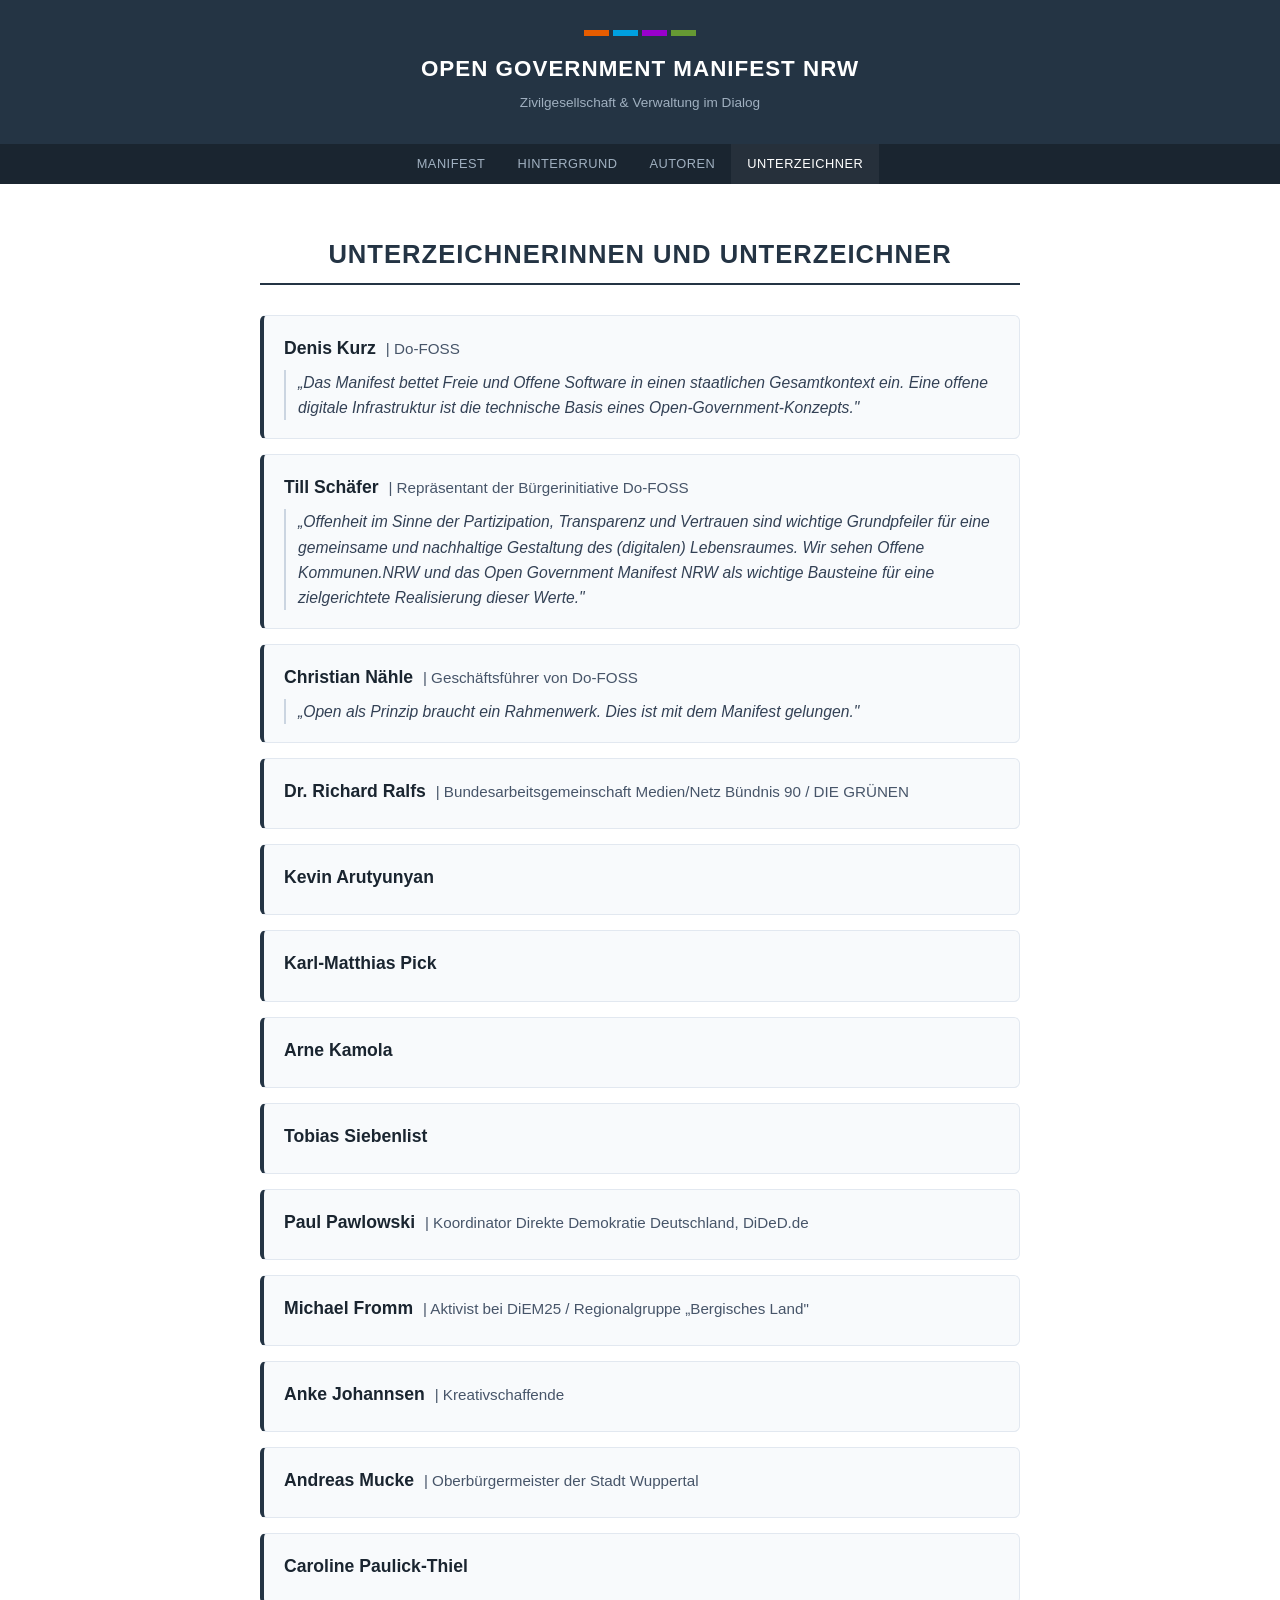
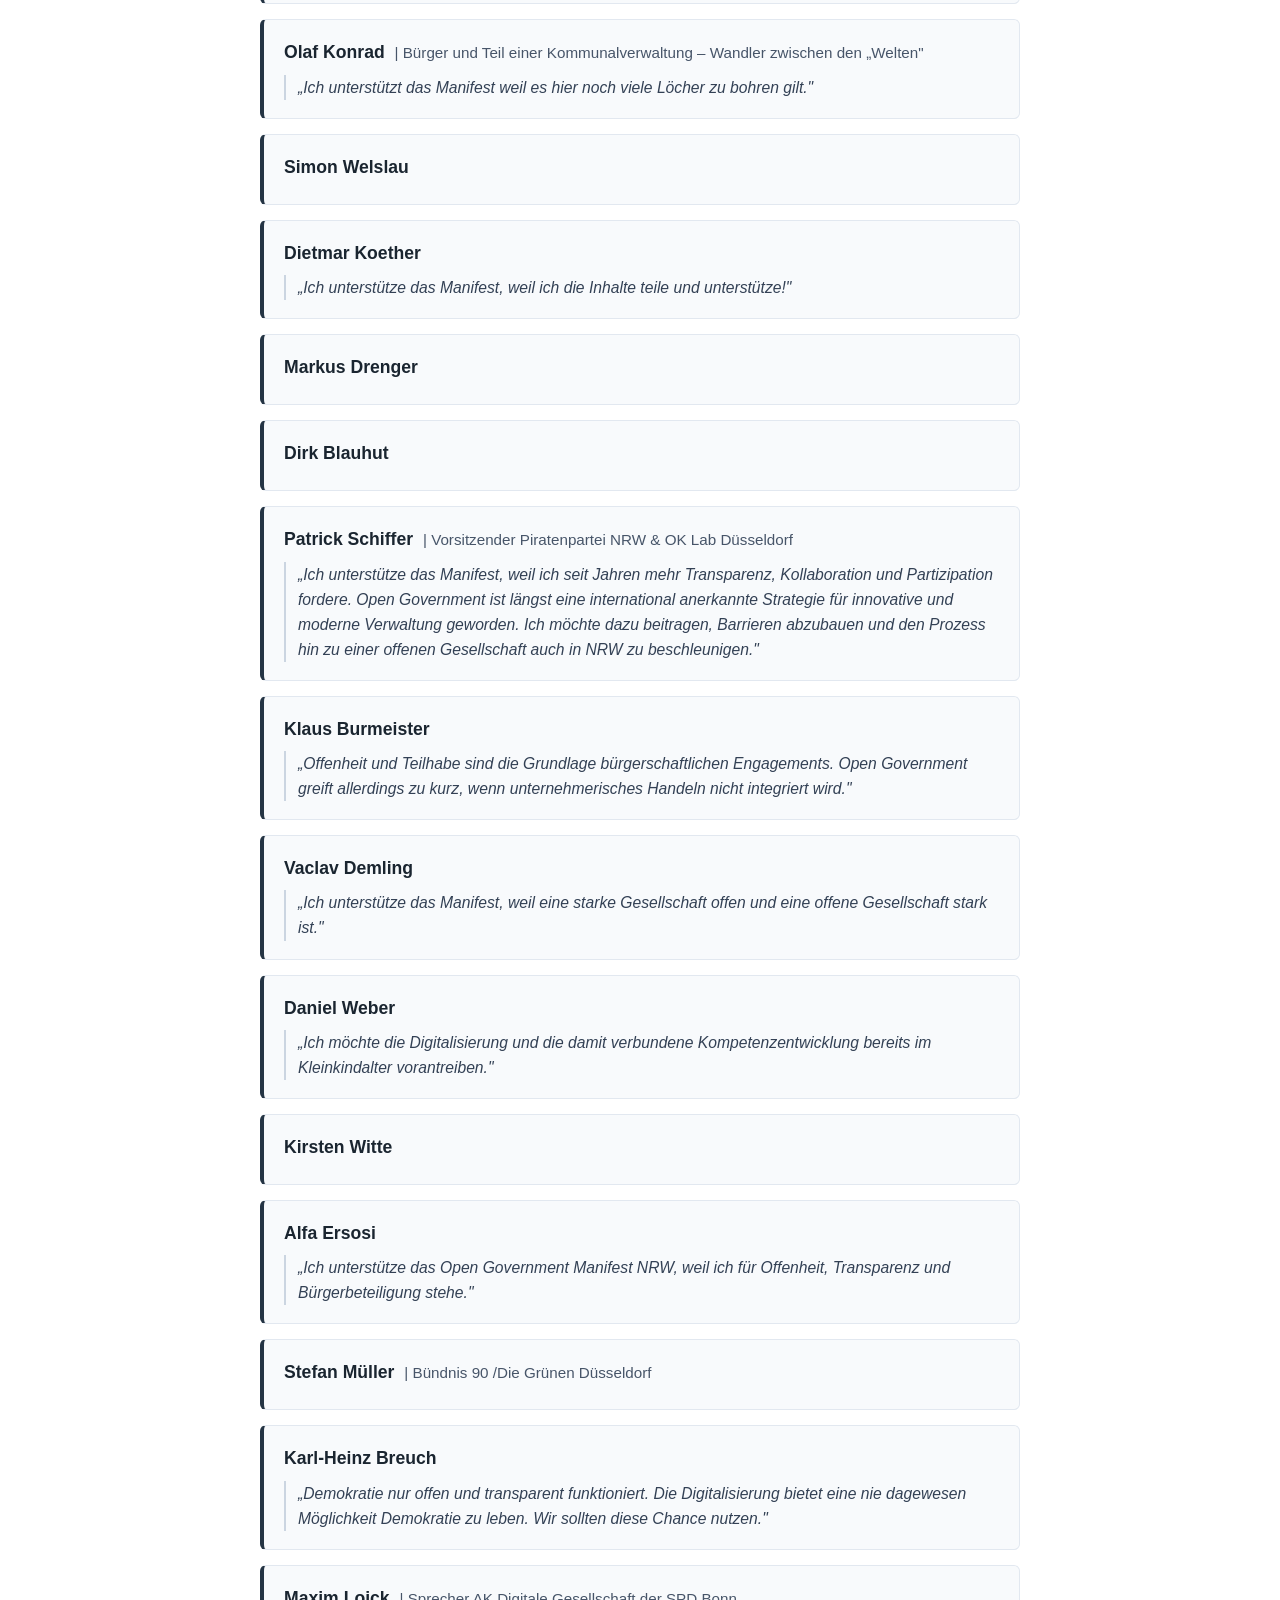
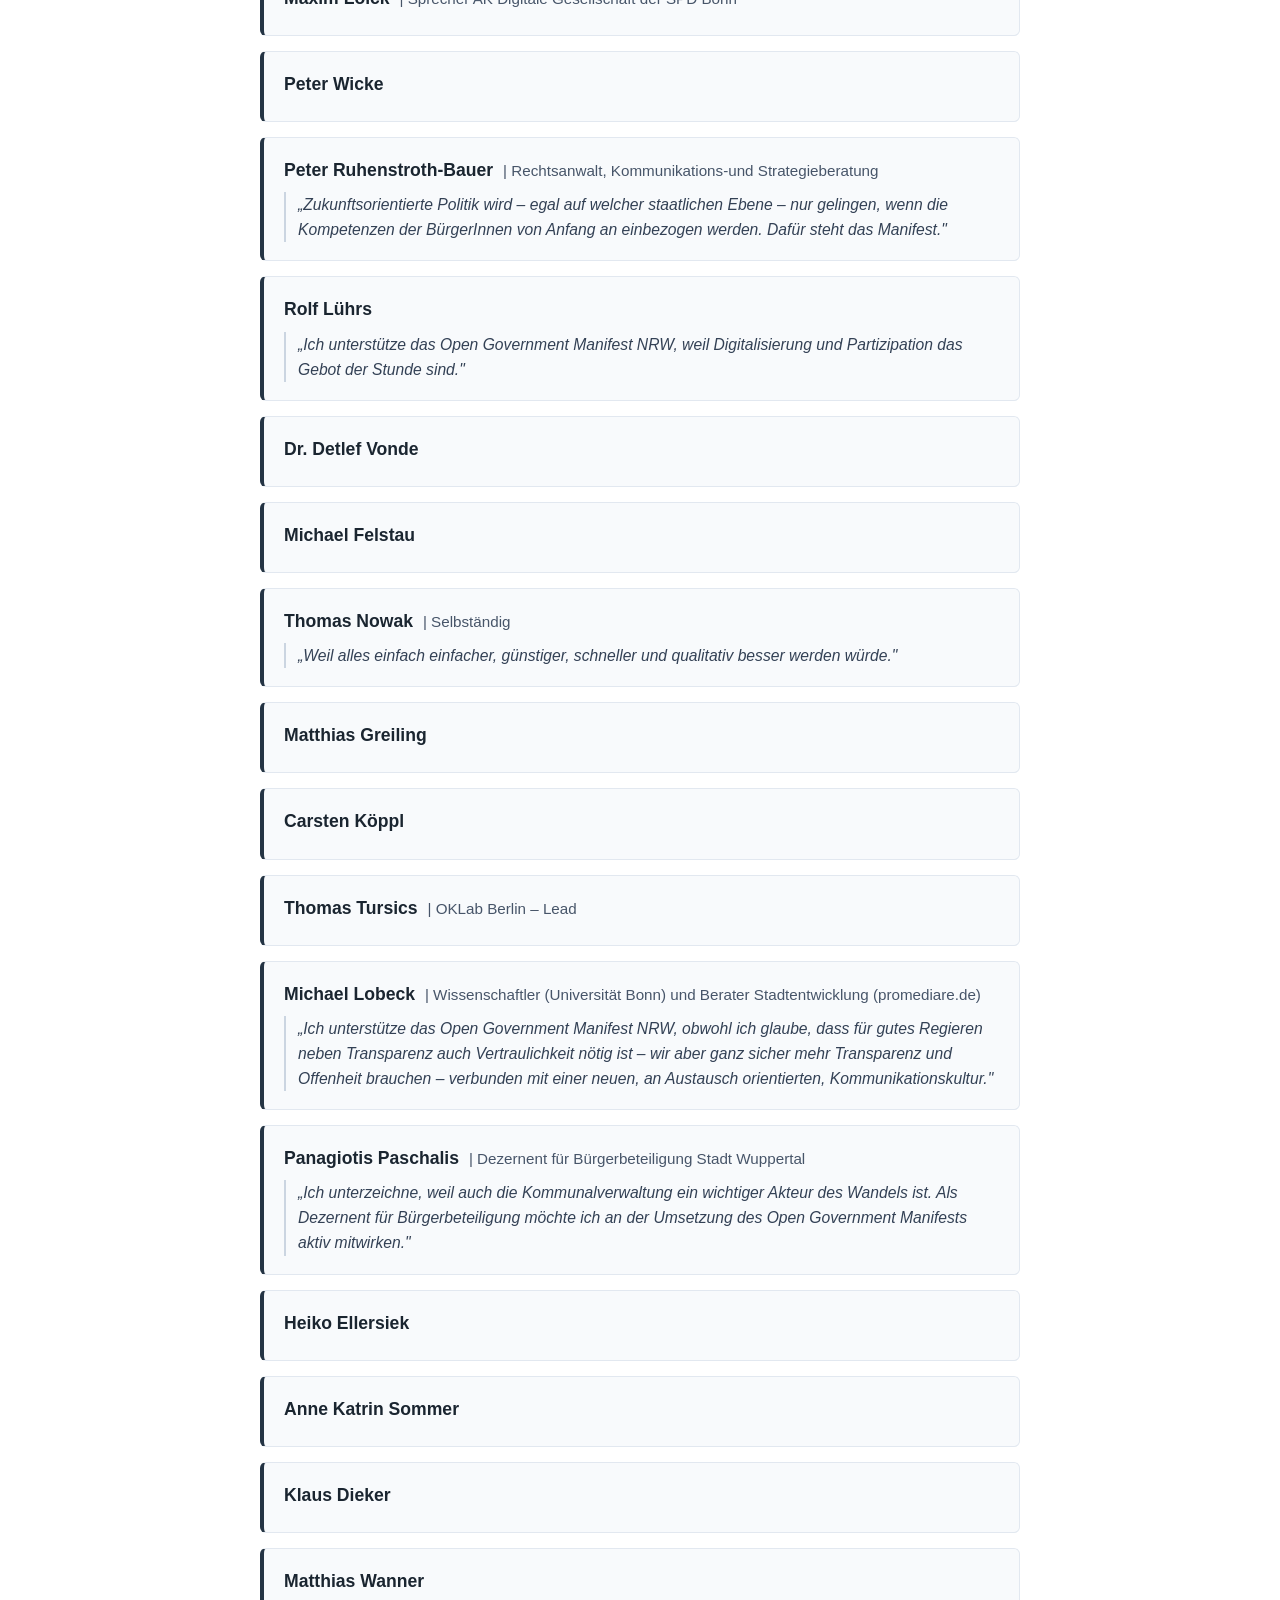
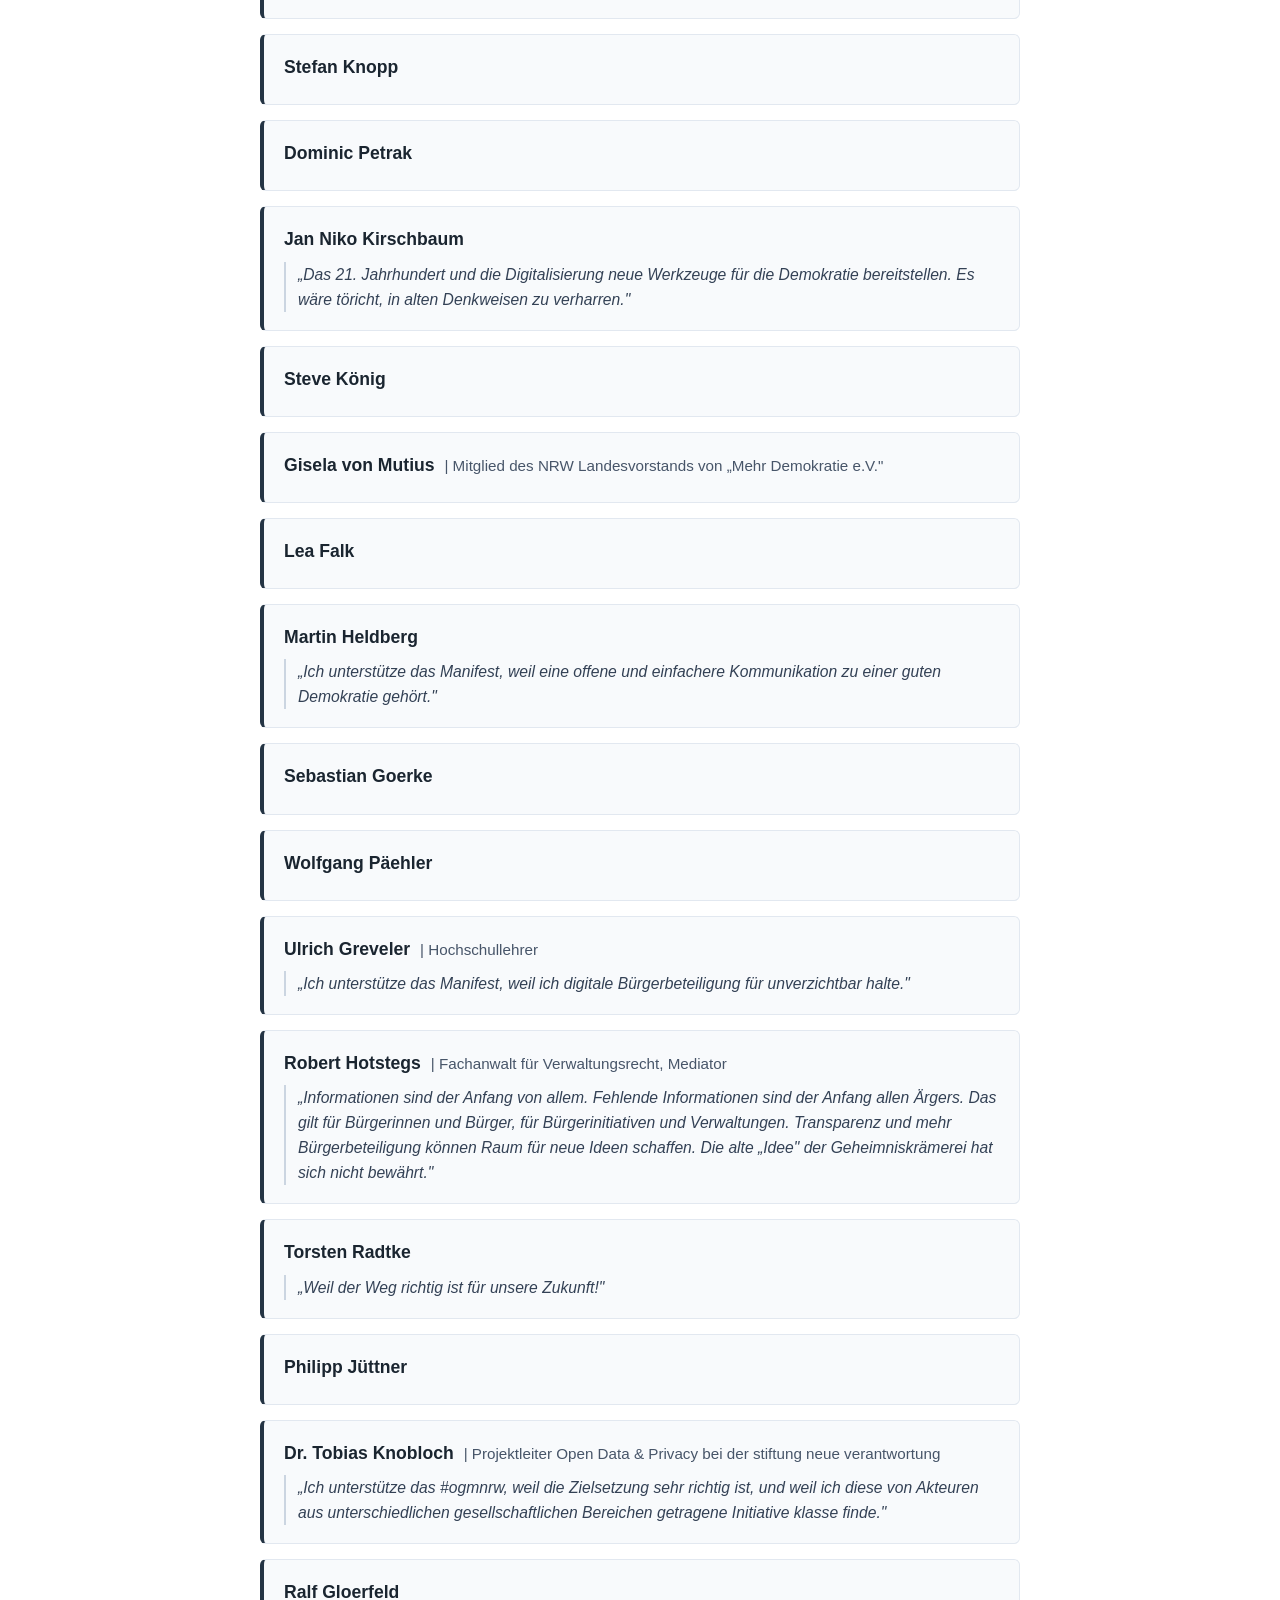
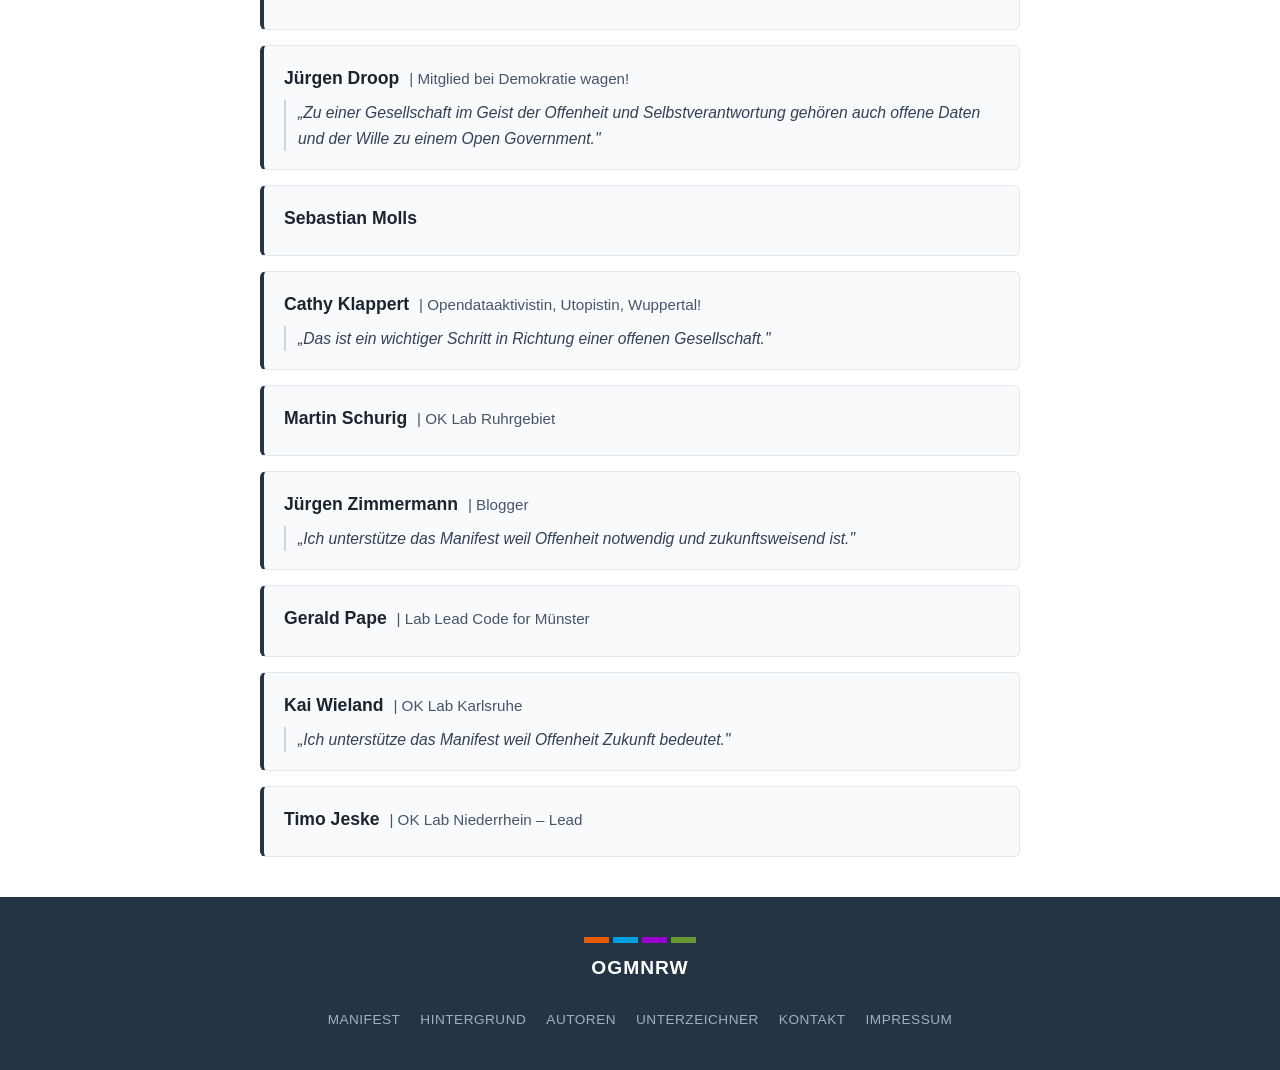
<file: website/unterzeichner.html>
<!DOCTYPE html>
<html lang="de">
<head>
    <meta charset="UTF-8">
    <meta name="viewport" content="width=device-width, initial-scale=1.0">
    <title>Unterzeichner – Open Government Manifest NRW</title>
    <link rel="stylesheet" href="style.css">
</head>
<body>

    <header>
        <div class="logo-container">
            <div class="logo-bars">
                <div class="bar orange"></div>
                <div class="bar blue"></div>
                <div class="bar purple"></div>
                <div class="bar green"></div>
            </div>
            <div class="logo-text">
                <h1>Open Government Manifest NRW</h1>
                <p>Zivilgesellschaft & Verwaltung im Dialog</p>
            </div>
        </div>
    </header>

    <nav class="page-nav">
        <a href="index.html">Manifest</a>
        <a href="hintergrund.html">Hintergrund</a>
        <a href="autoren.html">Autoren</a>
        <a href="unterzeichner.html" class="active">Unterzeichner</a>
    </nav>

    <main class="container">
        <h2 class="section-title">Unterzeichnerinnen und Unterzeichner</h2>

        <div class="sig-list">

            <div class="sig-card">
                <div class="sig-header">
                    <span class="sig-name">Denis Kurz</span> <span class="sig-title">| Do-FOSS</span>
                </div>
                <div class="sig-quote">„Das Manifest bettet Freie und Offene Software in einen staatlichen Gesamtkontext ein. Eine offene digitale Infrastruktur ist die technische Basis eines Open-Government-Konzepts."</div>
            </div>

            <div class="sig-card">
                <div class="sig-header">
                    <span class="sig-name">Till Schäfer</span> <span class="sig-title">| Repräsentant der Bürgerinitiative Do-FOSS</span>
                </div>
                <div class="sig-quote">„Offenheit im Sinne der Partizipation, Transparenz und Vertrauen sind wichtige Grundpfeiler für eine gemeinsame und nachhaltige Gestaltung des (digitalen) Lebensraumes. Wir sehen Offene Kommunen.NRW und das Open Government Manifest NRW als wichtige Bausteine für eine zielgerichtete Realisierung dieser Werte."</div>
            </div>

            <div class="sig-card">
                <div class="sig-header">
                    <span class="sig-name">Christian Nähle</span> <span class="sig-title">| Geschäftsführer von Do-FOSS</span>
                </div>
                <div class="sig-quote">„Open als Prinzip braucht ein Rahmenwerk. Dies ist mit dem Manifest gelungen."</div>
            </div>

            <div class="sig-card">
                <div class="sig-header">
                    <span class="sig-name">Dr. Richard Ralfs</span> <span class="sig-title">| Bundesarbeitsgemeinschaft Medien/Netz Bündnis 90 / DIE GRÜNEN</span>
                </div>
            </div>

            <div class="sig-card">
                <div class="sig-header">
                    <span class="sig-name">Kevin Arutyunyan</span>
                </div>
            </div>

            <div class="sig-card">
                <div class="sig-header">
                    <span class="sig-name">Karl-Matthias Pick</span>
                </div>
            </div>

            <div class="sig-card">
                <div class="sig-header">
                    <span class="sig-name">Arne Kamola</span>
                </div>
            </div>

            <div class="sig-card">
                <div class="sig-header">
                    <span class="sig-name">Tobias Siebenlist</span>
                </div>
            </div>

            <div class="sig-card">
                <div class="sig-header">
                    <span class="sig-name">Paul Pawlowski</span> <span class="sig-title">| Koordinator Direkte Demokratie Deutschland, DiDeD.de</span>
                </div>
            </div>

            <div class="sig-card">
                <div class="sig-header">
                    <span class="sig-name">Michael Fromm</span> <span class="sig-title">| Aktivist bei DiEM25 / Regionalgruppe „Bergisches Land"</span>
                </div>
            </div>

            <div class="sig-card">
                <div class="sig-header">
                    <span class="sig-name">Anke Johannsen</span> <span class="sig-title">| Kreativschaffende</span>
                </div>
            </div>

            <div class="sig-card">
                <div class="sig-header">
                    <span class="sig-name">Andreas Mucke</span> <span class="sig-title">| Oberbürgermeister der Stadt Wuppertal</span>
                </div>
            </div>

            <div class="sig-card">
                <div class="sig-header">
                    <span class="sig-name">Caroline Paulick-Thiel</span>
                </div>
            </div>

            <div class="sig-card">
                <div class="sig-header">
                    <span class="sig-name">Olaf Konrad</span> <span class="sig-title">| Bürger und Teil einer Kommunalverwaltung – Wandler zwischen den „Welten"</span>
                </div>
                <div class="sig-quote">„Ich unterstützt das Manifest weil es hier noch viele Löcher zu bohren gilt."</div>
            </div>

            <div class="sig-card">
                <div class="sig-header">
                    <span class="sig-name">Simon Welslau</span>
                </div>
            </div>

            <div class="sig-card">
                <div class="sig-header">
                    <span class="sig-name">Dietmar Koether</span>
                </div>
                <div class="sig-quote">„Ich unterstütze das Manifest, weil ich die Inhalte teile und unterstütze!"</div>
            </div>

            <div class="sig-card">
                <div class="sig-header">
                    <span class="sig-name">Markus Drenger</span>
                </div>
            </div>

            <div class="sig-card">
                <div class="sig-header">
                    <span class="sig-name">Dirk Blauhut</span>
                </div>
            </div>

            <div class="sig-card">
                <div class="sig-header">
                    <span class="sig-name">Patrick Schiffer</span> <span class="sig-title">| Vorsitzender Piratenpartei NRW & OK Lab Düsseldorf</span>
                </div>
                <div class="sig-quote">„Ich unterstütze das Manifest, weil ich seit Jahren mehr Transparenz, Kollaboration und Partizipation fordere. Open Government ist längst eine international anerkannte Strategie für innovative und moderne Verwaltung geworden. Ich möchte dazu beitragen, Barrieren abzubauen und den Prozess hin zu einer offenen Gesellschaft auch in NRW zu beschleunigen."</div>
            </div>

            <div class="sig-card">
                <div class="sig-header">
                    <span class="sig-name">Klaus Burmeister</span>
                </div>
                <div class="sig-quote">„Offenheit und Teilhabe sind die Grundlage bürgerschaftlichen Engagements. Open Government greift allerdings zu kurz, wenn unternehmerisches Handeln nicht integriert wird."</div>
            </div>

            <div class="sig-card">
                <div class="sig-header">
                    <span class="sig-name">Vaclav Demling</span>
                </div>
                <div class="sig-quote">„Ich unterstütze das Manifest, weil eine starke Gesellschaft offen und eine offene Gesellschaft stark ist."</div>
            </div>

            <div class="sig-card">
                <div class="sig-header">
                    <span class="sig-name">Daniel Weber</span>
                </div>
                <div class="sig-quote">„Ich möchte die Digitalisierung und die damit verbundene Kompetenzentwicklung bereits im Kleinkindalter vorantreiben."</div>
            </div>

            <div class="sig-card">
                <div class="sig-header">
                    <span class="sig-name">Kirsten Witte</span>
                </div>
            </div>

            <div class="sig-card">
                <div class="sig-header">
                    <span class="sig-name">Alfa Ersosi</span>
                </div>
                <div class="sig-quote">„Ich unterstütze das Open Government Manifest NRW, weil ich für Offenheit, Transparenz und Bürgerbeteiligung stehe."</div>
            </div>

            <div class="sig-card">
                <div class="sig-header">
                    <span class="sig-name">Stefan Müller</span> <span class="sig-title">| Bündnis 90 /Die Grünen Düsseldorf</span>
                </div>
            </div>

            <div class="sig-card">
                <div class="sig-header">
                    <span class="sig-name">Karl-Heinz Breuch</span>
                </div>
                <div class="sig-quote">„Demokratie nur offen und transparent funktioniert. Die Digitalisierung bietet eine nie dagewesen Möglichkeit Demokratie zu leben. Wir sollten diese Chance nutzen."</div>
            </div>

            <div class="sig-card">
                <div class="sig-header">
                    <span class="sig-name">Maxim Loick</span> <span class="sig-title">| Sprecher AK Digitale Gesellschaft der SPD Bonn</span>
                </div>
            </div>

            <div class="sig-card">
                <div class="sig-header">
                    <span class="sig-name">Peter Wicke</span>
                </div>
            </div>

            <div class="sig-card">
                <div class="sig-header">
                    <span class="sig-name">Peter Ruhenstroth-Bauer</span> <span class="sig-title">| Rechtsanwalt, Kommunikations-und Strategieberatung</span>
                </div>
                <div class="sig-quote">„Zukunftsorientierte Politik wird – egal auf welcher staatlichen Ebene – nur gelingen, wenn die Kompetenzen der BürgerInnen von Anfang an einbezogen werden. Dafür steht das Manifest."</div>
            </div>

            <div class="sig-card">
                <div class="sig-header">
                    <span class="sig-name">Rolf Lührs</span>
                </div>
                <div class="sig-quote">„Ich unterstütze das Open Government Manifest NRW, weil Digitalisierung und Partizipation das Gebot der Stunde sind."</div>
            </div>

            <div class="sig-card">
                <div class="sig-header">
                    <span class="sig-name">Dr. Detlef Vonde</span>
                </div>
            </div>

            <div class="sig-card">
                <div class="sig-header">
                    <span class="sig-name">Michael Felstau</span>
                </div>
            </div>

            <div class="sig-card">
                <div class="sig-header">
                    <span class="sig-name">Thomas Nowak</span> <span class="sig-title">| Selbständig</span>
                </div>
                <div class="sig-quote">„Weil alles einfach einfacher, günstiger, schneller und qualitativ besser werden würde."</div>
            </div>

            <div class="sig-card">
                <div class="sig-header">
                    <span class="sig-name">Matthias Greiling</span>
                </div>
            </div>

            <div class="sig-card">
                <div class="sig-header">
                    <span class="sig-name">Carsten Köppl</span>
                </div>
            </div>

            <div class="sig-card">
                <div class="sig-header">
                    <span class="sig-name">Thomas Tursics</span> <span class="sig-title">| OKLab Berlin – Lead</span>
                </div>
            </div>

            <div class="sig-card">
                <div class="sig-header">
                    <span class="sig-name">Michael Lobeck</span> <span class="sig-title">| Wissenschaftler (Universität Bonn) und Berater Stadtentwicklung (promediare.de)</span>
                </div>
                <div class="sig-quote">„Ich unterstütze das Open Government Manifest NRW, obwohl ich glaube, dass für gutes Regieren neben Transparenz auch Vertraulichkeit nötig ist – wir aber ganz sicher mehr Transparenz und Offenheit brauchen – verbunden mit einer neuen, an Austausch orientierten, Kommunikationskultur."</div>
            </div>

            <div class="sig-card">
                <div class="sig-header">
                    <span class="sig-name">Panagiotis Paschalis</span> <span class="sig-title">| Dezernent für Bürgerbeteiligung Stadt Wuppertal</span>
                </div>
                <div class="sig-quote">„Ich unterzeichne, weil auch die Kommunalverwaltung ein wichtiger Akteur des Wandels ist. Als Dezernent für Bürgerbeteiligung möchte ich an der Umsetzung des Open Government Manifests aktiv mitwirken."</div>
            </div>

            <div class="sig-card">
                <div class="sig-header">
                    <span class="sig-name">Heiko Ellersiek</span>
                </div>
            </div>

            <div class="sig-card">
                <div class="sig-header">
                    <span class="sig-name">Anne Katrin Sommer</span>
                </div>
            </div>

            <div class="sig-card">
                <div class="sig-header">
                    <span class="sig-name">Klaus Dieker</span>
                </div>
            </div>

            <div class="sig-card">
                <div class="sig-header">
                    <span class="sig-name">Matthias Wanner</span>
                </div>
            </div>

            <div class="sig-card">
                <div class="sig-header">
                    <span class="sig-name">Stefan Knopp</span>
                </div>
            </div>

            <div class="sig-card">
                <div class="sig-header">
                    <span class="sig-name">Dominic Petrak</span>
                </div>
            </div>

            <div class="sig-card">
                <div class="sig-header">
                    <span class="sig-name">Jan Niko Kirschbaum</span>
                </div>
                <div class="sig-quote">„Das 21. Jahrhundert und die Digitalisierung neue Werkzeuge für die Demokratie bereitstellen. Es wäre töricht, in alten Denkweisen zu verharren."</div>
            </div>

            <div class="sig-card">
                <div class="sig-header">
                    <span class="sig-name">Steve König</span>
                </div>
            </div>

            <div class="sig-card">
                <div class="sig-header">
                    <span class="sig-name">Gisela von Mutius</span> <span class="sig-title">| Mitglied des NRW Landesvorstands von „Mehr Demokratie e.V."</span>
                </div>
            </div>

            <div class="sig-card">
                <div class="sig-header">
                    <span class="sig-name">Lea Falk</span>
                </div>
            </div>

            <div class="sig-card">
                <div class="sig-header">
                    <span class="sig-name">Martin Heldberg</span>
                </div>
                <div class="sig-quote">„Ich unterstütze das Manifest, weil eine offene und einfachere Kommunikation zu einer guten Demokratie gehört."</div>
            </div>

            <div class="sig-card">
                <div class="sig-header">
                    <span class="sig-name">Sebastian Goerke</span>
                </div>
            </div>

            <div class="sig-card">
                <div class="sig-header">
                    <span class="sig-name">Wolfgang Päehler</span>
                </div>
            </div>

            <div class="sig-card">
                <div class="sig-header">
                    <span class="sig-name">Ulrich Greveler</span> <span class="sig-title">| Hochschullehrer</span>
                </div>
                <div class="sig-quote">„Ich unterstütze das Manifest, weil ich digitale Bürgerbeteiligung für unverzichtbar halte."</div>
            </div>

            <div class="sig-card">
                <div class="sig-header">
                    <span class="sig-name">Robert Hotstegs</span> <span class="sig-title">| Fachanwalt für Verwaltungsrecht, Mediator</span>
                </div>
                <div class="sig-quote">„Informationen sind der Anfang von allem. Fehlende Informationen sind der Anfang allen Ärgers. Das gilt für Bürgerinnen und Bürger, für Bürgerinitiativen und Verwaltungen. Transparenz und mehr Bürgerbeteiligung können Raum für neue Ideen schaffen. Die alte „Idee" der Geheimniskrämerei hat sich nicht bewährt."</div>
            </div>

            <div class="sig-card">
                <div class="sig-header">
                    <span class="sig-name">Torsten Radtke</span>
                </div>
                <div class="sig-quote">„Weil der Weg richtig ist für unsere Zukunft!"</div>
            </div>

            <div class="sig-card">
                <div class="sig-header">
                    <span class="sig-name">Philipp Jüttner</span>
                </div>
            </div>

            <div class="sig-card">
                <div class="sig-header">
                    <span class="sig-name">Dr. Tobias Knobloch</span> <span class="sig-title">| Projektleiter Open Data & Privacy bei der stiftung neue verantwortung</span>
                </div>
                <div class="sig-quote">„Ich unterstütze das #ogmnrw, weil die Zielsetzung sehr richtig ist, und weil ich diese von Akteuren aus unterschiedlichen gesellschaftlichen Bereichen getragene Initiative klasse finde."</div>
            </div>

            <div class="sig-card">
                <div class="sig-header">
                    <span class="sig-name">Ralf Gloerfeld</span>
                </div>
            </div>

            <div class="sig-card">
                <div class="sig-header">
                    <span class="sig-name">Jürgen Droop</span> <span class="sig-title">| Mitglied bei Demokratie wagen!</span>
                </div>
                <div class="sig-quote">„Zu einer Gesellschaft im Geist der Offenheit und Selbstverantwortung gehören auch offene Daten und der Wille zu einem Open Government."</div>
            </div>

            <div class="sig-card">
                <div class="sig-header">
                    <span class="sig-name">Sebastian Molls</span>
                </div>
            </div>

            <div class="sig-card">
                <div class="sig-header">
                    <span class="sig-name">Cathy Klappert</span> <span class="sig-title">| Opendataaktivistin, Utopistin, Wuppertal!</span>
                </div>
                <div class="sig-quote">„Das ist ein wichtiger Schritt in Richtung einer offenen Gesellschaft."</div>
            </div>

            <div class="sig-card">
                <div class="sig-header">
                    <span class="sig-name">Martin Schurig</span> <span class="sig-title">| OK Lab Ruhrgebiet</span>
                </div>
            </div>

            <div class="sig-card">
                <div class="sig-header">
                    <span class="sig-name">Jürgen Zimmermann</span> <span class="sig-title">| Blogger</span>
                </div>
                <div class="sig-quote">„Ich unterstütze das Manifest weil Offenheit notwendig und zukunftsweisend ist."</div>
            </div>

            <div class="sig-card">
                <div class="sig-header">
                    <span class="sig-name">Gerald Pape</span> <span class="sig-title">| Lab Lead Code for Münster</span>
                </div>
            </div>

            <div class="sig-card">
                <div class="sig-header">
                    <span class="sig-name">Kai Wieland</span> <span class="sig-title">| OK Lab Karlsruhe</span>
                </div>
                <div class="sig-quote">„Ich unterstütze das Manifest weil Offenheit Zukunft bedeutet."</div>
            </div>

            <div class="sig-card">
                <div class="sig-header">
                    <span class="sig-name">Timo Jeske</span> <span class="sig-title">| OK Lab Niederrhein – Lead</span>
                </div>
            </div>

        </div>
    </main>

    <footer>
        <div class="footer-content">
            <div class="footer-logo">
                <div class="logo-bars">
                    <div class="bar orange"></div>
                    <div class="bar blue"></div>
                    <div class="bar purple"></div>
                    <div class="bar green"></div>
                </div>
                <span>OGMNRW</span>
            </div>
            <nav class="footer-links">
                <a href="index.html">Manifest</a>
                <a href="hintergrund.html">Hintergrund</a>
                <a href="autoren.html">Autoren</a>
                <a href="unterzeichner.html">Unterzeichner</a>
                <a href="mailto:info@example.com">Kontakt</a>
                <a href="#">Impressum</a>
            </nav>
        </div>
    </footer>

    <script src="app.js"></script>
</body>
</html>
</file>
<file: docs/style.css>
/* --- Basis-Setup & Typografie --- */
* {
    box-sizing: border-box;
    margin: 0;
    padding: 0;
}

body {
    font-family: -apple-system, BlinkMacSystemFont, "Segoe UI", Roboto, Helvetica, Arial, sans-serif;
    color: #1a2530;
    background-color: #ffffff;
    line-height: 1.6;
}

h1, h2, h3, h4 {
    font-weight: 700;
}

/* --- Header --- */
header {
    background-color: #243444;
    padding: 25px 20px;
    display: flex;
    justify-content: center;
    align-items: center;
}

.header-logo {
    max-width: 100%;
    width: 100%;
    height: auto;
    display: block;
}

.menu-toggle {
    position: absolute;
    right: 20px;
    top: 30px;
    background: none;
    border: none;
    color: white;
    font-size: 1.5rem;
    cursor: pointer;
}

/* --- Main Content (Intro) --- */
.container {
    max-width: 800px;
    margin: 0 auto;
    padding: 40px 20px;
}

.intro-section {
    margin-bottom: 40px;
}

.intro-section h2 {
    font-size: 1.5rem;
    margin-top: 30px;
    margin-bottom: 15px;
    color: #243444;
}

.intro-section p {
    margin-bottom: 15px;
    font-size: 1.05rem;
}

.download-link {
    display: inline-block;
    margin-top: 15px;
    color: #00a0e0;
    text-decoration: none;
    font-weight: bold;
}

.download-link:hover {
    text-decoration: underline;
}

/* --- Prinzipien Header --- */
.prinzipien-header {
    background-color: #243444;
    color: white;
    text-align: center;
    padding: 30px 20px;
    font-size: 1.5rem;
    text-transform: uppercase;
    letter-spacing: 2px;
}

/* --- Haupt-Blöcke (Prinzipien) --- */
.prinzip-section {
    color: white;
    padding: 40px 20px;
}

.prinzip-main-content {
    max-width: 800px;
    margin: 0 auto;
}

.prinzip-badge {
    display: inline-block;
    background-color: rgba(255, 255, 255, 0.2);
    padding: 6px 14px;
    border-radius: 4px;
    font-size: 0.9rem;
    margin-bottom: 15px;
    font-weight: bold;
}

.prinzip-section h3 {
    font-size: 1.7rem;
    text-transform: uppercase;
    margin-bottom: 15px;
    letter-spacing: 1px;
}

.prinzip-section > .prinzip-main-content > p {
    font-size: 1.1rem;
    max-width: 700px;
    opacity: 0.95;
    margin-bottom: 30px;
}

/* --- Absatz-Akkordeons --- */
.sub-accordion {
    background-color: rgba(0, 0, 0, 0.15);
    border-radius: 6px;
    margin-bottom: 12px;
    overflow: hidden;
    border: 1px solid rgba(255, 255, 255, 0.1);
}

.sub-accordion-header {
    padding: 15px 20px;
    cursor: pointer;
    display: flex;
    justify-content: space-between;
    align-items: center;
    gap: 15px;
    font-size: 1.05rem;
    font-weight: 500;
    user-select: none;
}

.sub-accordion-header:hover {
    background-color: rgba(255, 255, 255, 0.05);
}

.sub-accordion-icon {
    font-size: 0.8rem;
    transition: transform 0.2s ease;
    flex-shrink: 0;
}

.sub-accordion.active .sub-accordion-icon {
    transform: rotate(90deg);
}

.sub-accordion-body {
    max-height: 0;
    overflow: hidden;
    transition: max-height 0.25s ease-out;
    background-color: rgba(0, 0, 0, 0.08);
}

.sub-accordion.active .sub-accordion-body {
    max-height: 300px;
}

.sub-accordion-content {
    padding: 15px 20px 20px 20px;
    font-size: 1rem;
    opacity: 0.9;
    line-height: 1.5;
    border-top: 1px solid rgba(255, 255, 255, 0.05);
}

/* --- Link-Sektionen im Block --- */
.info-links {
    margin-top: 35px;
    border-top: 1px solid rgba(255, 255, 255, 0.2);
    padding-top: 20px;
}

.info-links h4 {
    font-size: 0.9rem;
    text-transform: uppercase;
    letter-spacing: 1px;
    margin-bottom: 12px;
    color: rgba(255, 255, 255, 0.8);
}

.info-links ul {
    list-style: none;
    display: flex;
    flex-direction: column;
    gap: 8px;
}

.info-links a {
    color: white;
    text-decoration: underline;
    font-size: 0.95rem;
    opacity: 0.9;
}

.info-links a:hover {
    opacity: 1;
}

/* Farb-Zuweisungen */
.p1 { background-color: #e65c00; }
.p2 { background-color: #00a0e0; }
.p3 { background-color: #9900cc; }
.p4 { background-color: #669933; }

/* --- Call to Action & Sign Section --- */
.cta-section {
    text-align: center;
    padding: 60px 20px;
    background-color: #ffffff;
}

.cta-section h2 {
    font-size: 1.8rem;
    margin-bottom: 15px;
    color: #243444;
}

.cta-section p {
    max-width: 600px;
    margin: 0 auto 30px auto;
    color: #555;
}

.mail-icon-btn {
    display: inline-flex;
    align-items: center;
    justify-content: center;
    width: 60px;
    height: 60px;
    border-radius: 50%;
    background-color: #f0f4f8;
    border: 1px solid #cbd5e1;
    color: #243444;
    font-size: 1.5rem;
    text-decoration: none;
    transition: background-color 0.2s;
}

.mail-icon-btn:hover {
    background-color: #e2e8f0;
}

/* --- Footer (Zentriert) --- */
footer {
    background-color: #243444;
    color: #ffffff;
    padding: 40px 20px;
    font-size: 0.85rem;
}

.footer-content {
    max-width: 1000px;
    margin: 0 auto;
    display: flex;
    flex-direction: column;
    align-items: center;
    gap: 25px;
    text-align: center;
}

.footer-logo {
    display: flex;
    flex-direction: column;
    align-items: center;
    gap: 10px;
}

.footer-logo span {
    font-weight: bold;
    font-size: 1.2rem;
    letter-spacing: 1px;
}

.footer-links {
    display: flex;
    flex-wrap: wrap;
    justify-content: center;
    gap: 20px;
}

.footer-links a {
    color: #a0b0c0;
    text-decoration: none;
    text-transform: uppercase;
    letter-spacing: 0.5px;
}

.footer-links a:hover {
    color: #ffffff;
}

/* --- Seiten-Navigation --- */
.page-nav {
    background-color: #1a2530;
    display: flex;
    justify-content: center;
    flex-wrap: wrap;
    padding: 0 20px;
}

.page-nav a {
    color: #a0b0c0;
    text-decoration: none;
    padding: 10px 16px;
    font-size: 0.8rem;
    text-transform: uppercase;
    letter-spacing: 0.5px;
    display: block;
}

.page-nav a:hover,
.page-nav a.active {
    color: #ffffff;
    background-color: rgba(255, 255, 255, 0.05);
}

/* --- Abschnitts-Titel (Autoren, Hintergrund, Unterzeichner) --- */
.section-title {
    font-size: 1.6rem;
    color: #243444;
    margin-top: 10px;
    margin-bottom: 30px;
    text-transform: uppercase;
    letter-spacing: 1px;
    border-bottom: 2px solid #243444;
    padding-bottom: 8px;
    text-align: center;
}

/* Direkte Absätze im Container (Hintergrund-Seite) */
.container > p {
    margin-bottom: 20px;
    font-size: 1.05rem;
}

/* --- Personen-Fotos --- */
.person-photo {
    max-width: 300px;
    width: 100%;
    height: auto;
    border-radius: 8px;
    object-fit: cover;
    display: block;
}

/* --- Organisations-Logos --- */
.org-logos-section {
    margin-top: 50px;
    padding-top: 30px;
    border-top: 2px solid #e2e8f0;
    text-align: center;
}

.org-logos {
    display: flex;
    flex-wrap: wrap;
    justify-content: center;
    align-items: center;
    gap: 30px 40px;
    margin-top: 25px;
}

.org-logo {
    max-width: 50%;
    height: auto;
    object-fit: contain;
    opacity: 0.8;
    transition: opacity 0.2s;
}

.org-logo:hover {
    opacity: 1;
}

/* --- Personen-Karten (Autoren-Seite) --- */
.person-card {
    background: #f8fafc;
    border: 1px solid #e2e8f0;
    border-radius: 8px;
    padding: 25px;
    margin-bottom: 25px;
    display: flex;
    flex-direction: column;
    gap: 15px;
}

.person-card.kern {
    border-left: 5px solid #00a0e0;
}

.person-card.unterstuetzer {
    border-left: 5px solid #669933;
}

.person-header {
    display: flex;
    flex-direction: column;
    align-items: flex-start;
    gap: 12px;
}

.avatar-placeholder {
    width: 60px;
    height: 60px;
    background-color: #cbd5e1;
    border-radius: 50%;
    display: flex;
    align-items: center;
    justify-content: center;
    color: #475569;
    font-weight: bold;
    font-size: 1.2rem;
    flex-shrink: 0;
}

.person-name {
    font-size: 1.3rem;
    color: #243444;
    font-weight: 700;
}

.quote {
    font-style: italic;
    color: #475569;
    padding-left: 15px;
    border-left: 3px solid #cbd5e1;
    font-size: 1.05rem;
}

.bio {
    font-size: 0.95rem;
    color: #334155;
}

/* --- Hintergrund-Seite --- */
.question-box {
    background-color: #f1f5f9;
    border-left: 4px solid #00a0e0;
    padding: 20px;
    margin: 30px 0;
    border-radius: 0 6px 6px 0;
}

.question-box h3 {
    font-size: 1.2rem;
    color: #1e293b;
    margin-bottom: 10px;
    line-height: 1.4;
}

.question-box p {
    margin-bottom: 0;
    font-weight: 600;
    color: #00a0e0;
}

.sub-heading {
    font-size: 1.3rem;
    margin-top: 35px;
    margin-bottom: 15px;
    border-left: 4px solid #e65c00;
    padding-left: 12px;
    color: #243444;
}

/* --- Unterzeichner-Seite --- */
.sig-list {
    display: flex;
    flex-direction: column;
    gap: 15px;
}

.sig-card {
    background: #f8fafc;
    border: 1px solid #e2e8f0;
    border-left: 4px solid #243444;
    border-radius: 6px;
    padding: 18px 20px;
}

.sig-header {
    font-size: 1.1rem;
    margin-bottom: 5px;
}

.sig-name {
    font-weight: 700;
    color: #1a2530;
}

.sig-title {
    color: #475569;
    font-size: 0.95rem;
    margin-left: 5px;
}

.sig-quote {
    font-style: italic;
    color: #334155;
    margin-top: 8px;
    padding-left: 12px;
    border-left: 2px solid #cbd5e1;
    font-size: 0.98rem;
}
</file>
<file: website/style.css>
/* --- Basis-Setup & Typografie --- */
* {
    box-sizing: border-box;
    margin: 0;
    padding: 0;
}

body {
    font-family: -apple-system, BlinkMacSystemFont, "Segoe UI", Roboto, Helvetica, Arial, sans-serif;
    color: #1a2530;
    background-color: #ffffff;
    line-height: 1.6;
}

h1, h2, h3, h4 {
    font-weight: 700;
}

/* --- Header (Zentriert) --- */
header {
    background-color: #243444;
    color: #ffffff;
    padding: 30px 20px;
    position: relative;
    display: flex;
    flex-direction: column;
    align-items: center;
    text-align: center;
}

.logo-container {
    display: flex;
    flex-direction: column;
    align-items: center;
    gap: 15px;
}

.logo-bars {
    display: flex;
    gap: 4px;
}

.bar {
    width: 25px;
    height: 6px;
}
.bar.orange { background-color: #e65c00; }
.bar.blue   { background-color: #00a0e0; }
.bar.purple { background-color: #9900cc; }
.bar.green  { background-color: #669933; }

.logo-text h1 {
    font-size: 1.4rem;
    letter-spacing: 1px;
    text-transform: uppercase;
    margin-bottom: 5px;
}

.logo-text p {
    font-size: 0.85rem;
    color: #a0b0c0;
    max-width: 500px;
}

.menu-toggle {
    position: absolute;
    right: 20px;
    top: 30px;
    background: none;
    border: none;
    color: white;
    font-size: 1.5rem;
    cursor: pointer;
}

/* --- Main Content (Intro) --- */
.container {
    max-width: 800px;
    margin: 0 auto;
    padding: 40px 20px;
}

.intro-section {
    margin-bottom: 40px;
}

.intro-section h2 {
    font-size: 1.5rem;
    margin-top: 30px;
    margin-bottom: 15px;
    color: #243444;
}

.intro-section p {
    margin-bottom: 15px;
    font-size: 1.05rem;
}

.download-link {
    display: inline-block;
    margin-top: 15px;
    color: #00a0e0;
    text-decoration: none;
    font-weight: bold;
}

.download-link:hover {
    text-decoration: underline;
}

/* --- Prinzipien Header --- */
.prinzipien-header {
    background-color: #243444;
    color: white;
    text-align: center;
    padding: 30px 20px;
    font-size: 1.5rem;
    text-transform: uppercase;
    letter-spacing: 2px;
}

/* --- Haupt-Blöcke (Prinzipien) --- */
.prinzip-section {
    color: white;
    padding: 40px 20px;
}

.prinzip-main-content {
    max-width: 800px;
    margin: 0 auto;
}

.prinzip-badge {
    display: inline-block;
    background-color: rgba(255, 255, 255, 0.2);
    padding: 6px 14px;
    border-radius: 4px;
    font-size: 0.9rem;
    margin-bottom: 15px;
    font-weight: bold;
}

.prinzip-section h3 {
    font-size: 1.7rem;
    text-transform: uppercase;
    margin-bottom: 15px;
    letter-spacing: 1px;
}

.prinzip-section > .prinzip-main-content > p {
    font-size: 1.1rem;
    max-width: 700px;
    opacity: 0.95;
    margin-bottom: 30px;
}

/* --- Absatz-Akkordeons --- */
.sub-accordion {
    background-color: rgba(0, 0, 0, 0.15);
    border-radius: 6px;
    margin-bottom: 12px;
    overflow: hidden;
    border: 1px solid rgba(255, 255, 255, 0.1);
}

.sub-accordion-header {
    padding: 15px 20px;
    cursor: pointer;
    display: flex;
    justify-content: space-between;
    align-items: center;
    gap: 15px;
    font-size: 1.05rem;
    font-weight: 500;
    user-select: none;
}

.sub-accordion-header:hover {
    background-color: rgba(255, 255, 255, 0.05);
}

.sub-accordion-icon {
    font-size: 0.8rem;
    transition: transform 0.2s ease;
    flex-shrink: 0;
}

.sub-accordion.active .sub-accordion-icon {
    transform: rotate(90deg);
}

.sub-accordion-body {
    max-height: 0;
    overflow: hidden;
    transition: max-height 0.25s ease-out;
    background-color: rgba(0, 0, 0, 0.08);
}

.sub-accordion.active .sub-accordion-body {
    max-height: 300px;
}

.sub-accordion-content {
    padding: 15px 20px 20px 20px;
    font-size: 1rem;
    opacity: 0.9;
    line-height: 1.5;
    border-top: 1px solid rgba(255, 255, 255, 0.05);
}

/* --- Link-Sektionen im Block --- */
.info-links {
    margin-top: 35px;
    border-top: 1px solid rgba(255, 255, 255, 0.2);
    padding-top: 20px;
}

.info-links h4 {
    font-size: 0.9rem;
    text-transform: uppercase;
    letter-spacing: 1px;
    margin-bottom: 12px;
    color: rgba(255, 255, 255, 0.8);
}

.info-links ul {
    list-style: none;
    display: flex;
    flex-direction: column;
    gap: 8px;
}

.info-links a {
    color: white;
    text-decoration: underline;
    font-size: 0.95rem;
    opacity: 0.9;
}

.info-links a:hover {
    opacity: 1;
}

/* Farb-Zuweisungen */
.p1 { background-color: #e65c00; }
.p2 { background-color: #00a0e0; }
.p3 { background-color: #9900cc; }
.p4 { background-color: #669933; }

/* --- Call to Action & Sign Section --- */
.cta-section {
    text-align: center;
    padding: 60px 20px;
    background-color: #ffffff;
}

.cta-section h2 {
    font-size: 1.8rem;
    margin-bottom: 15px;
    color: #243444;
}

.cta-section p {
    max-width: 600px;
    margin: 0 auto 30px auto;
    color: #555;
}

.mail-icon-btn {
    display: inline-flex;
    align-items: center;
    justify-content: center;
    width: 60px;
    height: 60px;
    border-radius: 50%;
    background-color: #f0f4f8;
    border: 1px solid #cbd5e1;
    color: #243444;
    font-size: 1.5rem;
    text-decoration: none;
    transition: background-color 0.2s;
}

.mail-icon-btn:hover {
    background-color: #e2e8f0;
}

/* --- Footer (Zentriert) --- */
footer {
    background-color: #243444;
    color: #ffffff;
    padding: 40px 20px;
    font-size: 0.85rem;
}

.footer-content {
    max-width: 1000px;
    margin: 0 auto;
    display: flex;
    flex-direction: column;
    align-items: center;
    gap: 25px;
    text-align: center;
}

.footer-logo {
    display: flex;
    flex-direction: column;
    align-items: center;
    gap: 10px;
}

.footer-logo span {
    font-weight: bold;
    font-size: 1.2rem;
    letter-spacing: 1px;
}

.footer-links {
    display: flex;
    flex-wrap: wrap;
    justify-content: center;
    gap: 20px;
}

.footer-links a {
    color: #a0b0c0;
    text-decoration: none;
    text-transform: uppercase;
    letter-spacing: 0.5px;
}

.footer-links a:hover {
    color: #ffffff;
}

/* --- Seiten-Navigation --- */
.page-nav {
    background-color: #1a2530;
    display: flex;
    justify-content: center;
    flex-wrap: wrap;
    padding: 0 20px;
}

.page-nav a {
    color: #a0b0c0;
    text-decoration: none;
    padding: 10px 16px;
    font-size: 0.8rem;
    text-transform: uppercase;
    letter-spacing: 0.5px;
    display: block;
}

.page-nav a:hover,
.page-nav a.active {
    color: #ffffff;
    background-color: rgba(255, 255, 255, 0.05);
}

/* --- Abschnitts-Titel (Autoren, Hintergrund, Unterzeichner) --- */
.section-title {
    font-size: 1.6rem;
    color: #243444;
    margin-top: 10px;
    margin-bottom: 30px;
    text-transform: uppercase;
    letter-spacing: 1px;
    border-bottom: 2px solid #243444;
    padding-bottom: 8px;
    text-align: center;
}

/* Direkte Absätze im Container (Hintergrund-Seite) */
.container > p {
    margin-bottom: 20px;
    font-size: 1.05rem;
}

/* --- Personen-Karten (Autoren-Seite) --- */
.person-card {
    background: #f8fafc;
    border: 1px solid #e2e8f0;
    border-radius: 8px;
    padding: 25px;
    margin-bottom: 25px;
    display: flex;
    flex-direction: column;
    gap: 15px;
}

.person-card.kern {
    border-left: 5px solid #00a0e0;
}

.person-card.unterstuetzer {
    border-left: 5px solid #669933;
}

.person-header {
    display: flex;
    align-items: center;
    gap: 20px;
}

.avatar-placeholder {
    width: 60px;
    height: 60px;
    background-color: #cbd5e1;
    border-radius: 50%;
    display: flex;
    align-items: center;
    justify-content: center;
    color: #475569;
    font-weight: bold;
    font-size: 1.2rem;
    flex-shrink: 0;
}

.person-name {
    font-size: 1.3rem;
    color: #243444;
    font-weight: 700;
}

.quote {
    font-style: italic;
    color: #475569;
    padding-left: 15px;
    border-left: 3px solid #cbd5e1;
    font-size: 1.05rem;
}

.bio {
    font-size: 0.95rem;
    color: #334155;
}

/* --- Hintergrund-Seite --- */
.question-box {
    background-color: #f1f5f9;
    border-left: 4px solid #00a0e0;
    padding: 20px;
    margin: 30px 0;
    border-radius: 0 6px 6px 0;
}

.question-box h3 {
    font-size: 1.2rem;
    color: #1e293b;
    margin-bottom: 10px;
    line-height: 1.4;
}

.question-box p {
    margin-bottom: 0;
    font-weight: 600;
    color: #00a0e0;
}

.sub-heading {
    font-size: 1.3rem;
    margin-top: 35px;
    margin-bottom: 15px;
    border-left: 4px solid #e65c00;
    padding-left: 12px;
    color: #243444;
}

/* --- Unterzeichner-Seite --- */
.sig-list {
    display: flex;
    flex-direction: column;
    gap: 15px;
}

.sig-card {
    background: #f8fafc;
    border: 1px solid #e2e8f0;
    border-left: 4px solid #243444;
    border-radius: 6px;
    padding: 18px 20px;
}

.sig-header {
    font-size: 1.1rem;
    margin-bottom: 5px;
}

.sig-name {
    font-weight: 700;
    color: #1a2530;
}

.sig-title {
    color: #475569;
    font-size: 0.95rem;
    margin-left: 5px;
}

.sig-quote {
    font-style: italic;
    color: #334155;
    margin-top: 8px;
    padding-left: 12px;
    border-left: 2px solid #cbd5e1;
    font-size: 0.98rem;
}
</file>
